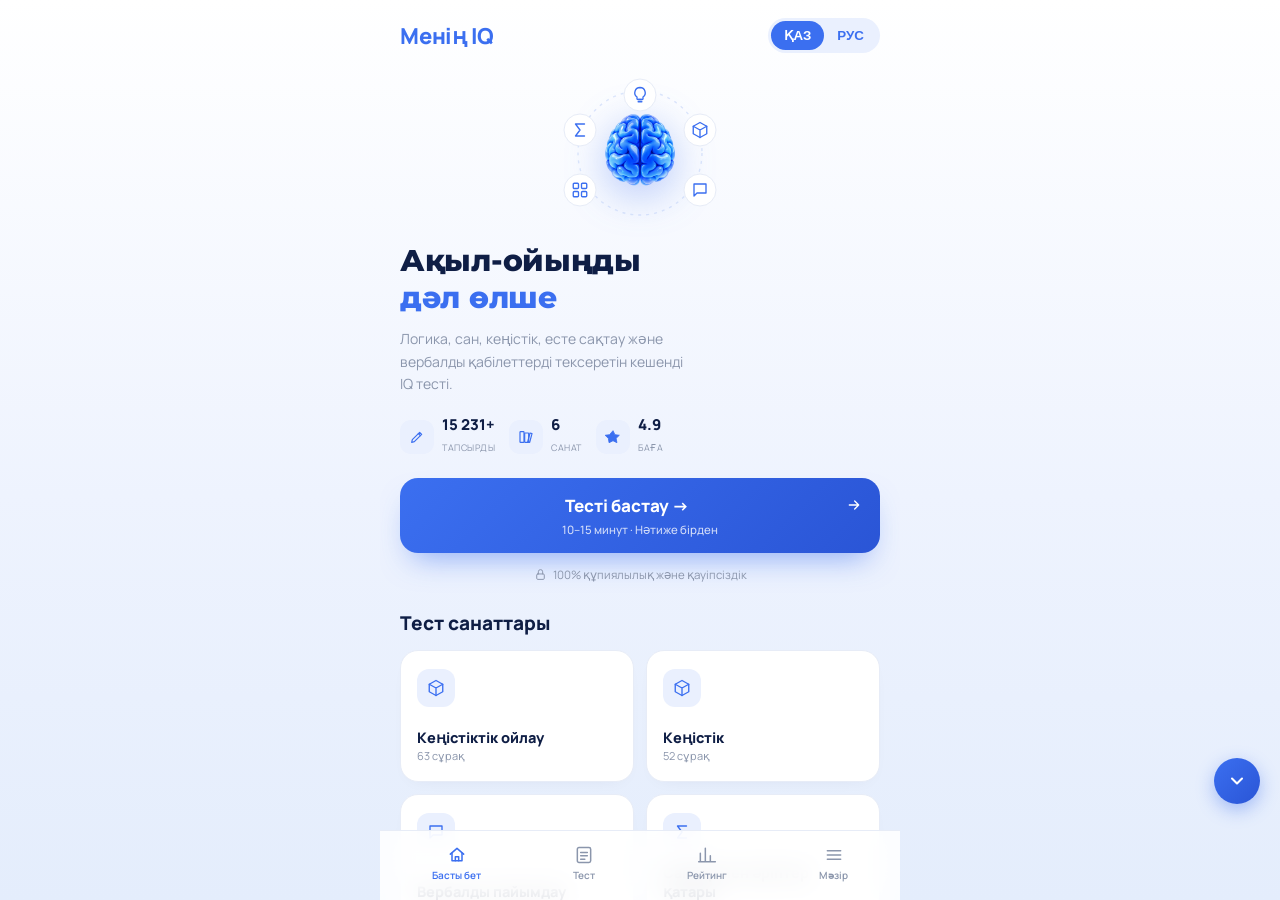
<file: index.html>
<!DOCTYPE html>
<html lang="kk">
<head>
<meta charset="UTF-8">
<meta name="viewport" content="width=device-width, initial-scale=1.0, maximum-scale=1.0, user-scalable=no">
<meta name="build-version" content="90">
<link rel="icon" type="image/png" href="/file_00000000c6e08246916d10538931b22a.png">
<link rel="apple-touch-icon" href="/file_00000000c6e08246916d10538931b22a.png">
<title>Менің IQ — тегін онлайн IQ тесті (айкью тест қазақша)</title>
<meta name="description" content="Менің IQ — қазақ тіліндегі тегін онлайн IQ тест / айкью тест. Логика, есте сақтау, кеңістіктік ойлау және вербалды қабілеттерді тексеріп, нәтижеңді бірден біл. IQ тест казахский, тест на айкью на казахском.">
<meta name="keywords" content="менің iq, iq тест, IQ тесті қазақша, ақыл тесті, онлайн тест, тегін iq тест, айкью тест, айкью тест казахский, тест на айкью, тест на айкью казахский, iq тест казахский, iq тест на казахском, узнать свой iq, определить айкью, ой қабілетін тексеру, ақыл-ой деңгейін тексеру, интеллект тесті, iq тест онлайн тегін, iq test kazakh, iq test online free">
<meta name="robots" content="index, follow">
<link rel="canonical" href="https://meniniq.online/">
<meta property="og:title" content="Менің IQ — тегін онлайн IQ тесті (айкью тест қазақша)">
<meta property="og:description" content="Логика, есте сақтау және ойлау қабілетіңізді тексеріп, IQ нәтижеңізді бірден біліңіз. Тегін IQ тест / айкью тест қазақ тілінде.">
<meta property="og:type" content="website">
<meta property="og:url" content="https://meniniq.online">
<meta property="og:locale" content="kk_KZ">
<meta property="og:locale:alternate" content="ru_RU">
<meta name="twitter:card" content="summary">
<meta name="twitter:title" content="Менің IQ — тегін онлайн IQ тесті">
<meta name="twitter:description" content="Логика, есте сақтау және ойлау қабілетіңізді тексеріп, IQ нәтижеңізді бірден біліңіз.">
<meta name="geo.region" content="KZ">
<meta name="geo.placename" content="Kazakhstan">
<meta name="language" content="Kazakh">
<script src="https://telegram.org/js/telegram-web-app.js"></script>
<link rel="preconnect" href="https://fonts.googleapis.com">
<link rel="preconnect" href="https://fonts.gstatic.com" crossorigin>
<link href="https://fonts.googleapis.com/css2?family=Manrope:wght@400;500;600;700;800;900&family=Montserrat:wght@700;800&family=IBM+Plex+Mono:wght@400;500;600&display=swap" rel="stylesheet">
<link rel="stylesheet" href="css/style.css?v=73">
</head>
<body>
<div class="device">

  <svg width="0" height="0" style="position:absolute">
    <defs>
      <g id="brainLine">
        <path d="M-22 -2c0-9 6-14 13-14 4 0 7 2 9 4 2-2 5-4 9-4 7 0 13 5 13 14 0 4-1 7-4 9 3 3 4 6 4 10 0 9-6 14-13 14-3 0-6-1-8-3-2 2-5 3-8 3-7 0-13-5-13-14 0-4 1-7 4-10-3-2-4-5-4-9Z" fill="none" stroke="currentColor" stroke-width="2.4" stroke-linejoin="round" stroke-linecap="round"/>
        <path d="M0 -17 L0 30 M-13 -8c3 1.5 3 5 0 7.5 M13 -8c-3 1.5-3 5 0 7.5 M-14 4c3 0 4.5 2.5 4.5 5 M14 4c-3 0-4.5 2.5-4.5 5 M-12 15c2.5 1 2.5 4 0 5.5 M12 15c-2.5 1-2.5 4 0 5.5" stroke="currentColor" stroke-width="1.4" fill="none" stroke-linecap="round"/>
      </g>

      <!-- ===== Единый набор line-иконок (заменяет системные эмодзи) ===== -->
      <symbol id="ic-bulb" viewBox="0 0 24 24" fill="none" stroke="currentColor" stroke-width="1.8" stroke-linecap="round" stroke-linejoin="round">
        <path d="M12 2a7 7 0 0 0-4 12.7V17a1 1 0 0 0 1 1h6a1 1 0 0 0 1-1v-2.3A7 7 0 0 0 12 2Z"/>
        <path d="M9.5 21h5M10 18h4"/>
      </symbol>
      <symbol id="ic-cube" viewBox="0 0 24 24" fill="none" stroke="currentColor" stroke-width="1.8" stroke-linecap="round" stroke-linejoin="round">
        <path d="M12 2 3 7v10l9 5 9-5V7Z"/><path d="M3 7l9 5 9-5M12 12v10"/>
      </symbol>
      <symbol id="ic-sigma" viewBox="0 0 24 24" fill="none" stroke="currentColor" stroke-width="1.8" stroke-linecap="round" stroke-linejoin="round">
        <path d="M18 4H6l6 8-6 8h12"/>
      </symbol>
      <symbol id="ic-grid" viewBox="0 0 24 24" fill="none" stroke="currentColor" stroke-width="1.8" stroke-linecap="round" stroke-linejoin="round">
        <rect x="3" y="3" width="7" height="7" rx="1.4"/><rect x="14" y="3" width="7" height="7" rx="1.4"/>
        <rect x="3" y="14" width="7" height="7" rx="1.4"/><rect x="14" y="14" width="7" height="7" rx="1.4"/>
      </symbol>
      <symbol id="ic-chat" viewBox="0 0 24 24" fill="none" stroke="currentColor" stroke-width="1.8" stroke-linecap="round" stroke-linejoin="round">
        <path d="M4 4h16v12H8l-4 4Z"/>
      </symbol>
      <symbol id="ic-puzzle" viewBox="0 0 24 24" fill="none" stroke="currentColor" stroke-width="1.8" stroke-linecap="round" stroke-linejoin="round">
        <path d="M9 3h4v2.2a1.8 1.8 0 1 0 0 3.6V11h4a2 2 0 0 1 0 4h-2.2a1.8 1.8 0 1 0-3.6 0H9v-4H4.8a1.8 1.8 0 1 1 0-3.6H9Z"/>
      </symbol>
      <symbol id="ic-numbers" viewBox="0 0 24 24" fill="none" stroke="currentColor" stroke-width="1.8" stroke-linecap="round" stroke-linejoin="round">
        <rect x="4" y="2" width="16" height="20" rx="2.5"/>
        <path d="M7 6h10"/>
        <circle cx="7.5" cy="11" r="0.9" fill="currentColor" stroke="none"/><circle cx="12" cy="11" r="0.9" fill="currentColor" stroke="none"/><circle cx="16.5" cy="11" r="0.9" fill="currentColor" stroke="none"/>
        <circle cx="7.5" cy="14.5" r="0.9" fill="currentColor" stroke="none"/><circle cx="12" cy="14.5" r="0.9" fill="currentColor" stroke="none"/><circle cx="16.5" cy="14.5" r="0.9" fill="currentColor" stroke="none"/>
        <circle cx="7.5" cy="18" r="0.9" fill="currentColor" stroke="none"/><circle cx="12" cy="18" r="0.9" fill="currentColor" stroke="none"/><circle cx="16.5" cy="18" r="0.9" fill="currentColor" stroke="none"/>
      </symbol>
      <symbol id="ic-phone" viewBox="0 0 24 24" fill="none" stroke="currentColor" stroke-width="1.8" stroke-linecap="round" stroke-linejoin="round">
        <rect x="6" y="2" width="12" height="20" rx="2.5"/>
        <path d="M11 18.5h2"/>
      </symbol>
      <symbol id="ic-book" viewBox="0 0 24 24" fill="none" stroke="currentColor" stroke-width="1.8" stroke-linecap="round" stroke-linejoin="round">
        <path d="M4 5.5A2.5 2.5 0 0 1 6.5 3H12v18H6.5A2.5 2.5 0 0 0 4 23Z"/>
        <path d="M20 5.5A2.5 2.5 0 0 0 17.5 3H12v18h5.5a2.5 2.5 0 0 1 2.5 2Z"/>
      </symbol>
      <symbol id="ic-clapper" viewBox="0 0 24 24" fill="none" stroke="currentColor" stroke-width="1.8" stroke-linecap="round" stroke-linejoin="round">
        <path d="M3 9.5 4.3 4h16l-1.3 5.5Z"/><rect x="3" y="9.5" width="18" height="10.5" rx="1.5"/>
        <path d="M7 4l2 5.5M12 4l2 5.5M17 4l1.4 5.5"/>
      </symbol>
      <symbol id="ic-pencil" viewBox="0 0 24 24" fill="none" stroke="currentColor" stroke-width="1.8" stroke-linecap="round" stroke-linejoin="round">
        <path d="M4 20l1-4L16 5l3 3L8 19l-4 1Z"/><path d="M14 7l3 3"/>
      </symbol>
      <symbol id="ic-books" viewBox="0 0 24 24" fill="none" stroke="currentColor" stroke-width="1.8" stroke-linecap="round" stroke-linejoin="round">
        <rect x="3" y="4" width="6" height="16" rx="1"/><rect x="10" y="6" width="6" height="14" rx="1"/>
        <path d="M18 6l3 1-3.5 13-3-.8Z"/>
      </symbol>
      <symbol id="ic-arrow-left" viewBox="0 0 24 24" fill="none" stroke="currentColor" stroke-width="2" stroke-linecap="round" stroke-linejoin="round">
        <path d="M19 12H5M11 18l-6-6 6-6"/>
      </symbol>
      <symbol id="ic-filter" viewBox="0 0 24 24" fill="none" stroke="currentColor" stroke-width="2" stroke-linecap="round" stroke-linejoin="round">
        <path d="M4 6h16M7 12h10M10 18h4"/>
      </symbol>
      <symbol id="ic-globe" viewBox="0 0 24 24" fill="none" stroke="currentColor" stroke-width="2" stroke-linecap="round" stroke-linejoin="round">
        <circle cx="12" cy="12" r="9"/>
        <path d="M3 12h18M12 3c2.5 2.7 4 6 4 9s-1.5 6.3-4 9c-2.5-2.7-4-6-4-9s1.5-6.3 4-9z"/>
      </symbol>
      <symbol id="ic-chevron-down" viewBox="0 0 24 24" fill="none" stroke="currentColor" stroke-width="2.5" stroke-linecap="round" stroke-linejoin="round">
        <path d="M6 9l6 6 6-6"/>
      </symbol>
      <symbol id="ic-chevron-right" viewBox="0 0 24 24" fill="none" stroke="currentColor" stroke-width="2.5" stroke-linecap="round" stroke-linejoin="round">
        <path d="M9 6l6 6-6 6"/>
      </symbol>
      <symbol id="ic-moon" viewBox="0 0 24 24" fill="currentColor" stroke="none">
        <path d="M20.5 14.5A8.5 8.5 0 1 1 9.5 3.5a7 7 0 0 0 11 11z"/>
      </symbol>
      <symbol id="ic-shield" viewBox="0 0 24 24" fill="none" stroke="currentColor" stroke-width="2" stroke-linecap="round" stroke-linejoin="round">
        <path d="M12 2l8 4v6c0 5-3.5 8.5-8 10-4.5-1.5-8-5-8-10V6z"/>
      </symbol>
      <symbol id="ic-info" viewBox="0 0 24 24" fill="none" stroke="currentColor" stroke-width="2" stroke-linecap="round" stroke-linejoin="round">
        <circle cx="12" cy="12" r="9"/>
        <path d="M12 11v6M12 7.5v.01"/>
      </symbol>
      <symbol id="ic-logout" viewBox="0 0 24 24" fill="none" stroke="currentColor" stroke-width="2" stroke-linecap="round" stroke-linejoin="round">
        <path d="M9 21H5a2 2 0 0 1-2-2V5a2 2 0 0 1 2-2h4M16 17l5-5-5-5M21 12H9"/>
      </symbol>


      <symbol id="ic-star" viewBox="0 0 24 24" fill="currentColor" stroke="currentColor" stroke-width="1.2" stroke-linejoin="round">
        <path d="M12 2.5l2.9 6 6.6.9-4.8 4.6 1.2 6.5L12 17.6l-5.9 3-1.1-6.6-4.8-4.6 6.6-.9Z"/>
      </symbol>
      <symbol id="ic-lock" viewBox="0 0 24 24" fill="none" stroke="currentColor" stroke-width="1.8" stroke-linecap="round" stroke-linejoin="round">
        <rect x="5" y="11" width="14" height="10" rx="2"/><path d="M8 11V7a4 4 0 0 1 8 0v4"/>
      </symbol>
      <symbol id="ic-check" viewBox="0 0 24 24" fill="none" stroke="currentColor" stroke-width="2.2" stroke-linecap="round" stroke-linejoin="round">
        <path d="M4 12.5l5 5L20 6"/>
      </symbol>
      <symbol id="ic-share" viewBox="0 0 24 24" fill="none" stroke="currentColor" stroke-width="1.8" stroke-linecap="round" stroke-linejoin="round">
        <path d="M4 12v7a2 2 0 0 0 2 2h12a2 2 0 0 0 2-2v-7M16 6l-4-4-4 4M12 2v14"/>
      </symbol>
      <symbol id="ic-trophy" viewBox="0 0 24 24" fill="none" stroke="currentColor" stroke-width="1.8" stroke-linecap="round" stroke-linejoin="round">
        <path d="M7 4h10v5a5 5 0 0 1-10 0Z"/><path d="M7 5H4a3 3 0 0 0 3 5M17 5h3a3 3 0 0 1-3 5"/>
        <path d="M12 14v3M9 21h6M10 17h4v4h-4Z"/>
      </symbol>
      <symbol id="ic-crown" viewBox="0 0 24 24" fill="currentColor" stroke="none">
        <path d="M3 8l3.5 3L12 5l5.5 6L21 8l-2 10H5Z"/>
      </symbol>
      <symbol id="ic-user" viewBox="0 0 24 24" fill="none" stroke="currentColor" stroke-width="1.8" stroke-linecap="round" stroke-linejoin="round">
        <circle cx="12" cy="8" r="3.5"/><path d="M5 20a7 7 0 0 1 14 0"/>
      </symbol>
      <symbol id="ic-bell" viewBox="0 0 24 24" fill="none" stroke="currentColor" stroke-width="1.8" stroke-linecap="round" stroke-linejoin="round">
        <path d="M6 9a6 6 0 0 1 12 0v5l2 3H4l2-3Z"/><path d="M10 20a2 2 0 0 0 4 0"/>
      </symbol>
      <symbol id="ic-arrow" viewBox="0 0 24 24" fill="none" stroke="currentColor" stroke-width="2" stroke-linecap="round" stroke-linejoin="round">
        <path d="M5 12h14M13 6l6 6-6 6"/>
      </symbol>
      <symbol id="ic-clock" viewBox="0 0 24 24" fill="none" stroke="currentColor" stroke-width="1.8" stroke-linecap="round" stroke-linejoin="round">
        <circle cx="12" cy="12" r="9"/><path d="M12 7v5l3.5 2"/>
      </symbol>
      <symbol id="ic-megaphone" viewBox="0 0 24 24" fill="none" stroke="currentColor" stroke-width="1.8" stroke-linecap="round" stroke-linejoin="round">
        <path d="M3 10v4h3l6 4V6L6 10Z"/><path d="M16 9a4 4 0 0 1 0 6M19 6a8 8 0 0 1 0 12"/>
      </symbol>
      <symbol id="ic-home" viewBox="0 0 24 24" fill="none" stroke="currentColor" stroke-width="1.8" stroke-linecap="round" stroke-linejoin="round">
        <path d="M4 11 12 4l8 7"/><path d="M6 10v9h12v-9"/><path d="M10 19v-5h4v5"/>
      </symbol>
      <symbol id="ic-doc" viewBox="0 0 24 24" fill="none" stroke="currentColor" stroke-width="1.8" stroke-linecap="round" stroke-linejoin="round">
        <rect x="4" y="3" width="16" height="18" rx="2"/><path d="M8 9h8M8 13h8M8 17h5"/>
      </symbol>
      <symbol id="ic-chart" viewBox="0 0 24 24" fill="none" stroke="currentColor" stroke-width="1.8" stroke-linecap="round" stroke-linejoin="round">
        <path d="M4 20V10M10 20V4M16 20v-7M22 20H2"/>
      </symbol>
      <symbol id="ic-menu" viewBox="0 0 24 24" fill="none" stroke="currentColor" stroke-width="1.8" stroke-linecap="round" stroke-linejoin="round">
        <path d="M4 7h16M4 12h16M4 17h16"/>
      </symbol>
    </defs>
  </svg>

  <!-- ============ SCREEN 1 — HOME ============ -->
  <section class="screen active" id="screen-start">
    <div class="topbar">
      <div class="logo">
        <div class="logo-brand-text">Менің IQ</div>
      </div>
      <div class="topbar-right">
        <div class="lang-toggle">
          <button class="on" data-lang="kk">ҚАЗ</button>
          <button data-lang="ru">РУС</button>
        </div>
      </div>
    </div>

    <div class="scroll-area">
      <div class="hero-illust">
        <svg width="180" height="150" viewBox="0 0 180 150" class="hero-ring">
          <circle cx="90" cy="78" r="62" fill="none" stroke="#DCE6FB" stroke-width="1.4" stroke-dasharray="3 5"/>
        </svg>
        <img src="assets/file_000000006ba8824682db3943a8490919.png" alt="brain" class="hero-brain-img">
        <svg width="180" height="150" viewBox="0 0 180 150" class="hero-orbit-svg">
          <circle cx="90" cy="20" r="16" fill="#fff" stroke="#E7ECF7"/><g color="#3B6FF0" transform="translate(81,11)"><use href="#ic-bulb" width="18" height="18"/></g>
          <circle cx="150" cy="55" r="16" fill="#fff" stroke="#E7ECF7"/><g color="#3B6FF0" transform="translate(141,46)"><use href="#ic-cube" width="18" height="18"/></g>
          <circle cx="150" cy="115" r="16" fill="#fff" stroke="#E7ECF7"/><g color="#3B6FF0" transform="translate(141,106)"><use href="#ic-chat" width="18" height="18"/></g>
          <circle cx="30" cy="55" r="16" fill="#fff" stroke="#E7ECF7"/><g color="#3B6FF0" transform="translate(21,46)"><use href="#ic-sigma" width="18" height="18"/></g>
          <circle cx="30" cy="115" r="16" fill="#fff" stroke="#E7ECF7"/><g color="#3B6FF0" transform="translate(21,106)"><use href="#ic-grid" width="18" height="18"/></g>
        </svg>
      </div>

      <h1 class="display" data-i18n="hero_title">Ақыл-ойыңды<br><span class="accent">дәл өлше</span></h1>
      <p class="lede" data-i18n="hero_lede">Логика, сан, кеңістік, есте сақтау және вербалды қабілеттерді тексеретін кешенді IQ тесті.</p>

      <div class="stat-row">
        <div class="stat"><span class="ic"><svg width="16" height="16"><use href="#ic-pencil"/></svg></span><span><span class="num">15 231+</span><span class="lbl" data-i18n="stat_passed">Тапсырды</span></span></div>
        <div class="stat"><span class="ic"><svg width="16" height="16"><use href="#ic-books"/></svg></span><span><span class="num">6</span><span class="lbl" data-i18n="stat_cats">Санат</span></span></div>
        <div class="stat"><span class="ic"><svg width="16" height="16"><use href="#ic-star"/></svg></span><span><span class="num">4.9</span><span class="lbl" data-i18n="stat_rating">Баға</span></span></div>
      </div>

      <button class="btn-primary btn-hero" id="btnStartMain">
      <div class="btn-hero-row">
        <span class="btn-hero-text" data-i18n="btn_start">Тестілеуді бастау</span>
        <svg width="16" height="16"><use href="#ic-arrow"/></svg>
      </div>
      <span class="btn-hero-sub" data-i18n="btn_start_sub">10–15 минут · Нәтиже бірден</span>
    </button>
    <div class="trust-line"><svg width="13" height="13"><use href="#ic-lock"/></svg><span data-i18n="trust_line">100% құпиялылық және қауіпсіздік</span></div>

    <div class="section-label" data-i18n="cats_label">Санаттар</div>
      <div class="cat-grid" id="catGrid"></div>

      <div class="dark-block">
        <img src="assets/file_00000000e2bc8246884be74dcd180ca9.png" alt="" class="trophy-img">
        <h3 data-i18n="dark_title">Нәтижеңді біл — <span>достарыңмен жарыс!</span></h3>
        <p data-i18n="dark_sub">Нәтижеңді лидерлер рейтингінде көріп, достарыңды шақырып, кімнің ақылы мықты екенін дәлелде.</p>
        <div class="podium" id="homePodium"></div>
        <button class="btn-white" id="btnLeaderboard"><span data-i18n="btn_leaderboard">Рейтингті қарау</span><svg width="14" height="14"><use href="#ic-arrow"/></svg></button>
      </div>
      <div class="bottom-spacer"></div>
    </div>

    <div class="bottom-nav">
      <button class="nav-item active" id="navHome"><svg width="20" height="20"><use href="#ic-home"/></svg><span data-i18n="nav_home">Басты бет</span></button>
      <button class="nav-item" id="navTest"><svg width="20" height="20"><use href="#ic-doc"/></svg><span data-i18n="nav_test">Тест</span></button>
      <button class="nav-item" id="navRating"><svg width="20" height="20"><use href="#ic-chart"/></svg><span data-i18n="nav_rating">Рейтинг</span></button>
      <button class="nav-item" id="navMenu"><svg width="20" height="20"><use href="#ic-menu"/></svg><span data-i18n="nav_menu">Мәзір</span></button>
    </div>
  </section>

  <!-- ============ SCREEN — RATING ============ -->
  <section class="screen rating-screen" id="screen-rating">
    <div class="scroll-area rating-scroll-area">
    <div class="rating-topbar">
      <button class="rating-back" id="ratingBack"><svg width="20" height="20"><use href="#ic-arrow-left"/></svg></button>
      <div class="rating-title" data-i18n="rating_title">Рейтинг</div>
      <div style="width:36px"></div>
    </div>

    <div class="rating-tabs">
      <button class="rating-tab active" data-scope="overall" data-i18n="rating_overall">Жалпы рейтинг</button>
      <button class="rating-tab" data-scope="weekly" data-i18n="rating_weekly">Апталық</button>
      <button class="rating-tab" data-scope="friends" data-i18n="rating_friends">Достарым</button>
    </div>

    <div class="podium-section">
      <div class="podium-bg">
        <svg width="18" height="18" class="pb-icon pb-1" viewBox="0 0 24 24"><use href="#ic-star"/></svg>
        <svg width="15" height="15" class="pb-icon pb-2" viewBox="0 0 24 24"><use href="#ic-cube"/></svg>
        <svg width="13" height="13" class="pb-icon pb-3" viewBox="0 0 24 24"><use href="#ic-star"/></svg>
        <svg width="16" height="16" class="pb-icon pb-4" viewBox="0 0 24 24"><use href="#ic-cube"/></svg>
        <svg width="11" height="11" class="pb-icon pb-5" viewBox="0 0 24 24"><use href="#ic-star"/></svg>
        <svg width="15" height="15" class="pb-icon pb-6" viewBox="0 0 24 24"><use href="#ic-cube"/></svg>
        <svg width="12" height="12" class="pb-icon pb-7" viewBox="0 0 24 24"><use href="#ic-star"/></svg>
        <svg width="17" height="17" class="pb-icon pb-8" viewBox="0 0 24 24"><use href="#ic-cube"/></svg>
        <svg width="10" height="10" class="pb-icon pb-9" viewBox="0 0 24 24"><use href="#ic-star"/></svg>
        <svg width="14" height="14" class="pb-icon pb-10" viewBox="0 0 24 24"><use href="#ic-cube"/></svg>
      </div>
      <div class="podium-wrap" id="ratingPodium"></div>
    </div>

    <div class="rating-filter-bar">
      <div class="rf-left"><svg width="15" height="15"><use href="#ic-filter"/></svg><span data-i18n="rating_filter">Фильтр</span></div>
      <div class="rf-right"><svg width="15" height="15"><use href="#ic-globe"/></svg><span data-i18n="rating_country">Ел бойынша</span><svg width="12" height="12"><use href="#ic-chevron-down"/></svg></div>
    </div>
    <div class="rating-list-card">
      <div class="rating-list" id="ratingList"></div>
    </div>

    <div class="rating-you" id="ratingYou" style="display:none;"></div>

    <div class="rating-empty" id="ratingEmpty" style="display:none;" data-i18n="rating_empty">Бұл санатта нәтижелер әлі жоқ</div>
    </div>

    <div class="bottom-nav">
      <button class="nav-item" id="navHomeRating"><svg width="20" height="20"><use href="#ic-home"/></svg><span data-i18n="nav_home">Басты бет</span></button>
      <button class="nav-item" id="navTestRating"><svg width="20" height="20"><use href="#ic-doc"/></svg><span data-i18n="nav_test">Тест</span></button>
      <button class="nav-item active" id="navRatingRating"><svg width="20" height="20"><use href="#ic-chart"/></svg><span data-i18n="nav_rating">Рейтинг</span></button>
      <button class="nav-item" id="navMenuRating"><svg width="20" height="20"><use href="#ic-menu"/></svg><span data-i18n="nav_menu">Мәзір</span></button>
    </div>
  </section>

  <!-- ============ SCREEN — TEST CATEGORIES ============ -->
  <section class="screen menu-screen" id="screen-test-list">
    <div class="scroll-area menu-scroll-area">
    <div class="rating-topbar">
      <button class="rating-back" id="testListBack"><svg width="20" height="20"><use href="#ic-arrow-left"/></svg></button>
      <div class="rating-title" data-i18n="test_list_title">Тест таңдау</div>
      <div style="width:36px"></div>
    </div>

    <button class="btn-primary btn-hero" id="btnStartFullTest" style="margin-bottom:22px;">
      <div class="btn-hero-row">
        <span class="btn-hero-text" data-i18n="btn_start">Толық тесті бастау</span>
        <svg width="16" height="16"><use href="#ic-arrow"/></svg>
      </div>
      <span class="btn-hero-sub" data-i18n="full_test_sub">30 сұрақ · барлық санаттардан</span>
    </button>

    <div class="section-label" data-i18n="cats_label">Немесе жеке санат таңда</div>
    <div class="cat-grid" id="testListGrid"></div>
    </div>

    <div class="bottom-nav">
      <button class="nav-item" id="navHomeTestList"><svg width="20" height="20"><use href="#ic-home"/></svg><span data-i18n="nav_home">Басты бет</span></button>
      <button class="nav-item active" id="navTestTestList"><svg width="20" height="20"><use href="#ic-doc"/></svg><span data-i18n="nav_test">Тест</span></button>
      <button class="nav-item" id="navRatingTestList"><svg width="20" height="20"><use href="#ic-chart"/></svg><span data-i18n="nav_rating">Рейтинг</span></button>
      <button class="nav-item" id="navMenuTestList"><svg width="20" height="20"><use href="#ic-menu"/></svg><span data-i18n="nav_menu">Мәзір</span></button>
    </div>
  </section>

  <!-- ============ SCREEN 1.5 — AGE GATE ============ -->
  <section class="screen age-screen" id="screen-age">
    <div class="q-topbar">
      <div class="q-back" id="btnAgeBack">←</div>
      <div class="q-progress-text" data-i18n="age_step">Дайындық</div>
      <div style="width:36px"></div>
    </div>
    <div class="age-body">
      <div class="age-icon"><svg width="28" height="28"><use href="#ic-user"/></svg></div>
      <h2 class="age-title" data-i18n="age_title">Жасыңыз нешеде?</h2>
      <p class="age-sub" data-i18n="age_sub">Нәтижені дәлірек есептеу үшін қажет</p>
      <div class="age-grid">
        <button class="age-opt" data-age="under18">до 18</button>
        <button class="age-opt" data-age="18-24">18–24</button>
        <button class="age-opt" data-age="25-34">25–34</button>
        <button class="age-opt" data-age="35-44">35–44</button>
        <button class="age-opt" data-age="45plus">45+</button>
      </div>
    </div>
  </section>

  <!-- ============ SCREEN 2 — QUESTION ============ -->
  <section class="screen" id="screen-question">
    <div class="q-topbar">
      <div class="q-back" id="btnBack">←</div>
      <div class="q-progress-text"><span data-i18n="q_label">СҰРАҚ</span> <b id="qCurrent">01</b> / <span id="qTotal">10</span></div>
      <div class="timer"><svg width="14" height="14" style="margin-right:2px"><use href="#ic-clock"/></svg> <span id="qTimer">00:20</span></div>
    </div>
    <div class="progress-track"><div class="progress-fill" id="qProgressFill"></div></div>

    <div class="q-body" id="qBody">
      <div class="q-card">
        <span class="q-tag" id="qTag">—</span>
        <div class="q-text" id="qText">—</div>
        <div class="q-visual" id="qVisual"></div>
      </div>
      <div class="options" id="qOptions"></div>
    </div>

    <div class="memorize-overlay" id="memorizeOverlay" style="display:none;">
      <div class="memorize-label" data-i18n="memorize_label">Есте сақтаңыз</div>
      <div class="memorize-content" id="memorizeContent">—</div>
      <div class="memorize-countdown" id="memorizeCountdown">5</div>
      <div class="memorize-hint" data-i18n="memorize_hint">Дайын болыңыз, бірнеше секундтан кейін жасырылады</div>
    </div>
  </section>

  <!-- ============ SCREEN 3 — GATE ============ -->
  <section class="screen analyzing-screen" id="screen-analyzing">
    <div class="analyze-dial-wrap dial-wrap">
      <svg width="220" height="220" viewBox="0 0 230 230">
        <circle class="dial-track" cx="115" cy="115" r="80"/>
        <circle class="dial-fill" id="analyzeDial" cx="115" cy="115" r="80" stroke-dasharray="502" stroke-dashoffset="502"/>
      </svg>
      <div class="dial-center"><span class="score" id="analyzePct">0%</span></div>
    </div>
    <div class="analyze-title" id="analyzeTitle">Анализируем ваши ответы…</div>
    <div class="analyze-subtitle" id="analyzeSubtitle">Ваш результат сравнивается с другими участниками…</div>

    <div class="analyze-steps">
      <div class="analyze-step" id="astep1">
        <div class="step-icon"><div class="spinner"></div><svg class="step-check" width="16" height="16"><use href="#ic-check"/></svg></div>
        <div class="step-body"><div class="step-name" id="astep1Name">Жауаптар тексерілуде</div><div class="step-status" id="astep1Status">Тексерілуде…</div></div>
      </div>
      <div class="analyze-step" id="astep2">
        <div class="step-icon"><div class="spinner"></div><svg class="step-check" width="16" height="16"><use href="#ic-check"/></svg></div>
        <div class="step-body"><div class="step-name" id="astep2Name">Үлгі рейтингі</div><div class="step-status" id="astep2Status">Талдауда…</div></div>
      </div>
      <div class="analyze-step" id="astep3">
        <div class="step-icon"><div class="spinner"></div><svg class="step-check" width="16" height="16"><use href="#ic-check"/></svg></div>
        <div class="step-body"><div class="step-name" id="astep3Name">IQ бағасы</div><div class="step-status" id="astep3Status">Есептелуде…</div></div>
      </div>
    </div>
    <div class="analyze-footer" id="analyzeFooter">Нәтижеңізді дайындап жатырмыз. Бұл бірнеше секунд уақыт алады.</div>
  </section>

  <section class="screen gate-screen" id="screen-gate">
    <div class="gate-hero">
      <div class="gate-badge">
        <svg width="42" height="42" viewBox="0 0 24 24"><use href="#ic-lock"/></svg>
      </div>
      <div class="gate-brand">🧠 Менің IQ</div>
      <div class="gate-title" data-i18n="gate_title">Нәтиже дайын!<br>Оны алу үшін төмендегі каналға тіркеліңіз</div>
      <p class="gate-sub" data-i18n="gate_sub">Серіктес арналарға жазылып, нәтижеңді бірден көр</p>
    </div>

    <div class="gate-card" id="gateChannels"></div>

    <div class="gate-hint"><svg width="15" height="15" style="flex-shrink:0;margin-top:1px"><use href="#ic-bulb"/></svg><span data-i18n="gate_hint">Жазылғаннан кейін «Тексеру» батырмасын бас — нәтиже бірден ашылады</span></div>
    <div class="btn-row" style="margin-top:18px;"><button class="btn-primary" id="btnCheckSub"><svg width="16" height="16"><use href="#ic-check"/></svg><span data-i18n="btn_check">Тексеру</span></button></div>
    <div class="gate-error" id="gateError" style="display:none;"></div>
  </section>

  <!-- ============ SCREEN 4 — RESULT ============ -->
  <section class="screen result-screen" id="screen-result">
    <div class="scroll-area result-scroll-area">
    <div class="result-eyebrow" id="resultCategory">🧠 Сіздің IQ нәтижеңіз</div>
    <div class="dial-wrap">
      <svg width="220" height="220" viewBox="0 0 230 230">
        <defs><linearGradient id="gradResult" x1="0%" y1="0%" x2="100%" y2="100%"><stop offset="0%" stop-color="#3B6FF0"/><stop offset="100%" stop-color="#7FA8FF"/></linearGradient></defs>
        <circle class="dial-track" cx="115" cy="115" r="80"/>
        <circle class="dial-fill" id="resultDial" cx="115" cy="115" r="80"/>
      </svg>
      <div class="dial-center"><span class="score" id="resultScore">—</span><span class="score-label" data-i18n="score_label">IQ ұпайы</span></div>
    </div>
    <div class="badge-pill" id="resultBadge"><svg width="14" height="14"><use href="#ic-trophy"/></svg> <span id="resultBadgeText">—</span></div>
    <div class="ci-text" id="ciText">—</div>
    <div class="percentile-sentence" id="percentileSentence">—</div>
    <div class="bell-curve-card">
      <div class="bell-curve-title" data-i18n="bell_title">Басқа қатысушылармен салыстыру</div>
      <svg class="bell-curve-svg" id="bellCurveSvg" viewBox="0 0 320 140" xmlns="http://www.w3.org/2000/svg">
        <path id="bellCurvePath" d="" fill="none" stroke="#3B6FF0" stroke-width="2"/>
        <path id="bellCurveFill" d="" fill="#3B6FF0" opacity="0.08"/>
        <line x1="160" y1="10" x2="160" y2="115" stroke="#CBD5E1" stroke-width="1" stroke-dasharray="3,3"/>
        <text x="160" y="128" text-anchor="middle" font-size="10" fill="#8B96AC" font-family="IBM Plex Mono, monospace">100</text>
        <circle id="bellCurveDot" cx="160" cy="60" r="5" fill="#3B6FF0"/>
        <line id="bellCurveDotLine" x1="160" y1="65" x2="160" y2="115" stroke="#3B6FF0" stroke-width="1.5"/>
        <text id="bellCurveDotLabel" x="160" y="128" text-anchor="middle" font-size="10" font-weight="700" fill="#3B6FF0" font-family="IBM Plex Mono, monospace">132</text>
      </svg>
      <div class="bell-curve-percentile" id="bellPercentileText">—</div>
      <div class="bell-curve-note" id="bellCurveNote" data-i18n="bell_note">Салыстыру Менің IQ қолданбасының пайдаланушылар базасы бойынша жасалды, ұлттық норма емес.</div>
    </div>

    <div class="iq-explain-card">
      <div class="iq-explain-title" id="iqExplainTitle">132 IQ нені білдіреді?</div>
      <div class="iq-explain-text" id="iqExplainText">—</div>
    </div>

    <button class="btn-primary btn-again-full" id="btnAgain" data-i18n="btn_again">Тағы тест тапсыру</button>

    <div class="result-divider"></div>

    <div class="domain-bars-wrap" id="domainBars"></div>

    <div class="rank-line" id="rankLine" style="display:none;">
      🏆 <span data-i18n="rank_label">Рейтингтегі орныңыз:</span> <b id="rankValue">—</b>
    </div>

    <div class="btn-row">
      <button class="btn-primary" id="btnViewRating"><svg width="16" height="16"><use href="#ic-trophy"/></svg><span data-i18n="btn_view_rating">Рейтингті көру</span></button>
      <button class="btn-ghost" id="btnShare"><svg width="16" height="16"><use href="#ic-share"/></svg><span data-i18n="btn_share_friends">Достармен бөлісу</span></button>
    </div>
    
    </div>
  </section>

  <!-- ============ SCREEN — MENU ============ -->
  <section class="screen menu-screen" id="screen-menu">
    <div class="scroll-area menu-scroll-area">
    <div class="menu-profile-card" id="menuProfileCard" style="cursor:pointer;">
      <div class="menu-avatar"><svg width="26" height="26"><use href="#ic-user"/></svg></div>
      <div class="menu-profile-info">
        <div class="menu-name" id="menuName">Аноним</div>
        <div class="menu-iq-row">
          <span class="menu-iq-badge" id="menuIqBadge">IQ —</span>
          <span class="menu-points"><svg width="13" height="13"><use href="#ic-star"/></svg><span id="menuPoints">0</span></span>
        </div>
      </div>
      <svg width="18" height="18" class="menu-chevron"><use href="#ic-chevron-right"/></svg>
    </div>

    <div class="menu-premium-banner">
      <div class="mp-icon">💎</div>
      <div class="mp-text">
        <div class="mp-title" data-i18n="menu_premium_title">Премиум нұсқа</div>
        <div class="mp-sub" data-i18n="menu_premium_sub">Барлық мүмкіндіктерге қол жеткізіңіз</div>
      </div>
      <button class="mp-btn" data-i18n="menu_premium_btn">👑 Жаңарту</button>
    </div>

    <div class="menu-section-label" data-i18n="menu_general">Жалпы</div>
    <div class="menu-list-card">
      <button class="menu-row" id="menuProfileRow"><span class="mr-icon"><svg width="17" height="17"><use href="#ic-user"/></svg></span><span class="mr-label" data-i18n="menu_profile">Профиль</span><svg width="16" height="16" class="mr-chevron"><use href="#ic-chevron-right"/></svg></button>
      <button class="menu-row" id="menuStatsRow"><span class="mr-icon"><svg width="17" height="17"><use href="#ic-chart"/></svg></span><span class="mr-label" data-i18n="menu_stats">Статистика</span><svg width="16" height="16" class="mr-chevron"><use href="#ic-chevron-right"/></svg></button>
    </div>

    <div class="menu-section-label" data-i18n="menu_settings">Параметрлер</div>
    <div class="menu-list-card">
      <div class="menu-row menu-row-toggle">
        <span class="mr-icon"><svg width="17" height="17"><use href="#ic-bell"/></svg></span>
        <span class="mr-label" data-i18n="menu_notifications">Хабарландырулар</span>
        <label class="mr-switch"><input type="checkbox" id="menuNotifToggle" checked><span class="mr-slider"></span></label>
      </div>
      <button class="menu-row" id="menuLangRow"><span class="mr-icon"><svg width="17" height="17"><use href="#ic-globe"/></svg></span><span class="mr-label" data-i18n="menu_lang">Тіл</span><span class="mr-value" id="menuLangValue">Қазақша</span><svg width="16" height="16" class="mr-chevron"><use href="#ic-chevron-right"/></svg></button>
      <div class="menu-row menu-row-toggle">
        <span class="mr-icon"><svg width="17" height="17"><use href="#ic-moon"/></svg></span>
        <span class="mr-label" data-i18n="menu_dark">Қараңғы режим</span>
        <label class="mr-switch"><input type="checkbox" id="menuDarkToggle"><span class="mr-slider"></span></label>
      </div>
      <button class="menu-row" id="menuPrivacyRow"><span class="mr-icon"><svg width="17" height="17"><use href="#ic-shield"/></svg></span><span class="mr-label" data-i18n="menu_privacy">Құпиялылық</span><svg width="16" height="16" class="mr-chevron"><use href="#ic-chevron-right"/></svg></button>
      <button class="menu-row" id="menuAboutRow"><span class="mr-icon"><svg width="17" height="17"><use href="#ic-info"/></svg></span><span class="mr-label" data-i18n="menu_about">Қосымша туралы</span><svg width="16" height="16" class="mr-chevron"><use href="#ic-chevron-right"/></svg></button>
    </div>

    <button class="menu-logout" id="menuLogoutBtn"><svg width="17" height="17"><use href="#ic-logout"/></svg><span data-i18n="menu_logout">Шығу</span></button>
    </div>

    <div class="bottom-nav">
      <button class="nav-item" id="navHomeMenu"><svg width="20" height="20"><use href="#ic-home"/></svg><span data-i18n="nav_home">Басты бет</span></button>
      <button class="nav-item" id="navTestMenu"><svg width="20" height="20"><use href="#ic-doc"/></svg><span data-i18n="nav_test">Тест</span></button>
      <button class="nav-item" id="navRatingMenu"><svg width="20" height="20"><use href="#ic-chart"/></svg><span data-i18n="nav_rating">Рейтинг</span></button>
      <button class="nav-item active" id="navMenuMenu"><svg width="20" height="20"><use href="#ic-menu"/></svg><span data-i18n="nav_menu">Мәзір</span></button>
    </div>
  </section>

  <section class="screen profile-screen" id="screen-profile">
    <div class="scroll-area profile-scroll-area">
    <div class="rating-topbar">
      <button class="rating-back" id="profileBack"><svg width="20" height="20"><use href="#ic-arrow-left"/></svg></button>
      <div class="rating-title" data-i18n="menu_profile">Профиль</div>
      <div style="width:36px"></div>
    </div>

    <div class="profile-hero">
      <div class="profile-hero-avatar"><svg width="34" height="34"><use href="#ic-user"/></svg></div>
      <div class="profile-hero-name" id="profileName">—</div>
      <div class="profile-hero-username" id="profileUsername"></div>
    </div>

    <div class="profile-stats-grid">
      <div class="profile-stat-card">
        <div class="profile-stat-value" id="profileBestIq">—</div>
        <div class="profile-stat-label">Ең жоғары IQ</div>
      </div>
      <div class="profile-stat-card">
        <div class="profile-stat-value" id="profileTestCount">0</div>
        <div class="profile-stat-label">Тапсырылған тест</div>
      </div>
      <div class="profile-stat-card">
        <div class="profile-stat-value" id="profilePoints">0</div>
        <div class="profile-stat-label">Ұпай</div>
      </div>
      <div class="profile-stat-card">
        <div class="profile-stat-value" id="profileRank">—</div>
        <div class="profile-stat-label">Рейтингте орын</div>
      </div>
    </div>

    <div class="menu-section-label">Тарих</div>
    <div class="profile-history-card" id="profileHistoryCard">
      <div class="profile-history-empty" id="profileHistoryEmpty">Әзірге тест тапсырылмаған</div>
      <div id="profileHistoryList"></div>
    </div>
    </div>

    <div class="bottom-nav">
      <button class="nav-item" id="navHomeProfile"><svg width="20" height="20"><use href="#ic-home"/></svg><span data-i18n="nav_home">Басты бет</span></button>
      <button class="nav-item" id="navTestProfile"><svg width="20" height="20"><use href="#ic-doc"/></svg><span data-i18n="nav_test">Тест</span></button>
      <button class="nav-item" id="navRatingProfile"><svg width="20" height="20"><use href="#ic-chart"/></svg><span data-i18n="nav_rating">Рейтинг</span></button>
      <button class="nav-item active" id="navMenuProfile"><svg width="20" height="20"><use href="#ic-menu"/></svg><span data-i18n="nav_menu">Мәзір</span></button>
    </div>
  </section>

  <section class="screen stats-screen" id="screen-stats">
    <div class="scroll-area stats-scroll-area">
    <div class="rating-topbar">
      <button class="rating-back" id="statsBack"><svg width="20" height="20"><use href="#ic-arrow-left"/></svg></button>
      <div class="rating-title" data-i18n="menu_stats">Статистика</div>
      <div style="width:36px"></div>
    </div>

    <div class="stats-summary-grid" id="statsSummaryGrid"></div>

    <div class="stats-card">
      <div class="stats-card-title">IQ прогресі</div>
      <div id="statsProgressEmpty" class="profile-history-empty" style="display:none;">Әзірге деректер жоқ</div>
      <svg id="statsProgressChart" width="100%" height="200" viewBox="0 0 340 200" preserveAspectRatio="none"></svg>
      <div id="statsMinAvgMax" class="stats-minmax-row"></div>
    </div>

    <div class="stats-card">
      <div class="stats-card-title">Санаттар бойынша (соңғы тест)</div>
      <div id="statsCategoryEmpty" class="profile-history-empty" style="display:none;">Әзірге деректер жоқ</div>
      <div class="stats-donut-wrap" id="statsDonutWrap"></div>
    </div>
    </div>

    <div class="bottom-nav">
      <button class="nav-item" id="navHomeStats"><svg width="20" height="20"><use href="#ic-home"/></svg><span data-i18n="nav_home">Басты бет</span></button>
      <button class="nav-item" id="navTestStats"><svg width="20" height="20"><use href="#ic-doc"/></svg><span data-i18n="nav_test">Тест</span></button>
      <button class="nav-item" id="navRatingStats"><svg width="20" height="20"><use href="#ic-chart"/></svg><span data-i18n="nav_rating">Рейтинг</span></button>
      <button class="nav-item active" id="navMenuStats"><svg width="20" height="20"><use href="#ic-menu"/></svg><span data-i18n="nav_menu">Мәзір</span></button>
    </div>
  </section>

  <section class="screen info-screen" id="screen-privacy">
    <div class="scroll-area info-scroll-area">
    <div class="rating-topbar">
      <button class="rating-back" id="privacyBack"><svg width="20" height="20"><use href="#ic-arrow-left"/></svg></button>
      <div class="rating-title" data-i18n="menu_privacy">Құпиялылық</div>
      <div style="width:36px"></div>
    </div>
    <div class="info-text" id="privacyText"></div>
    </div>
  </section>

  <section class="screen info-screen" id="screen-about">
    <div class="scroll-area info-scroll-area">
    <div class="rating-topbar">
      <button class="rating-back" id="aboutBack"><svg width="20" height="20"><use href="#ic-arrow-left"/></svg></button>
      <div class="rating-title" data-i18n="menu_about">Қосымша туралы</div>
      <div style="width:36px"></div>
    </div>
    <div class="info-text" id="aboutText"></div>
    </div>
  </section>

  <button id="scrollHintBtn" class="scroll-hint-btn" aria-label="scroll down">
    <svg width="20" height="20"><use href="#ic-chevron-down"/></svg>
  </button>

</div>
<script src="js/qbank2608.js?v=73"></script>
<script src="js/i18n.js?v=76"></script>
<script src="js/app-v3-1787468765.js"></script>
</body>
</html>
</file>
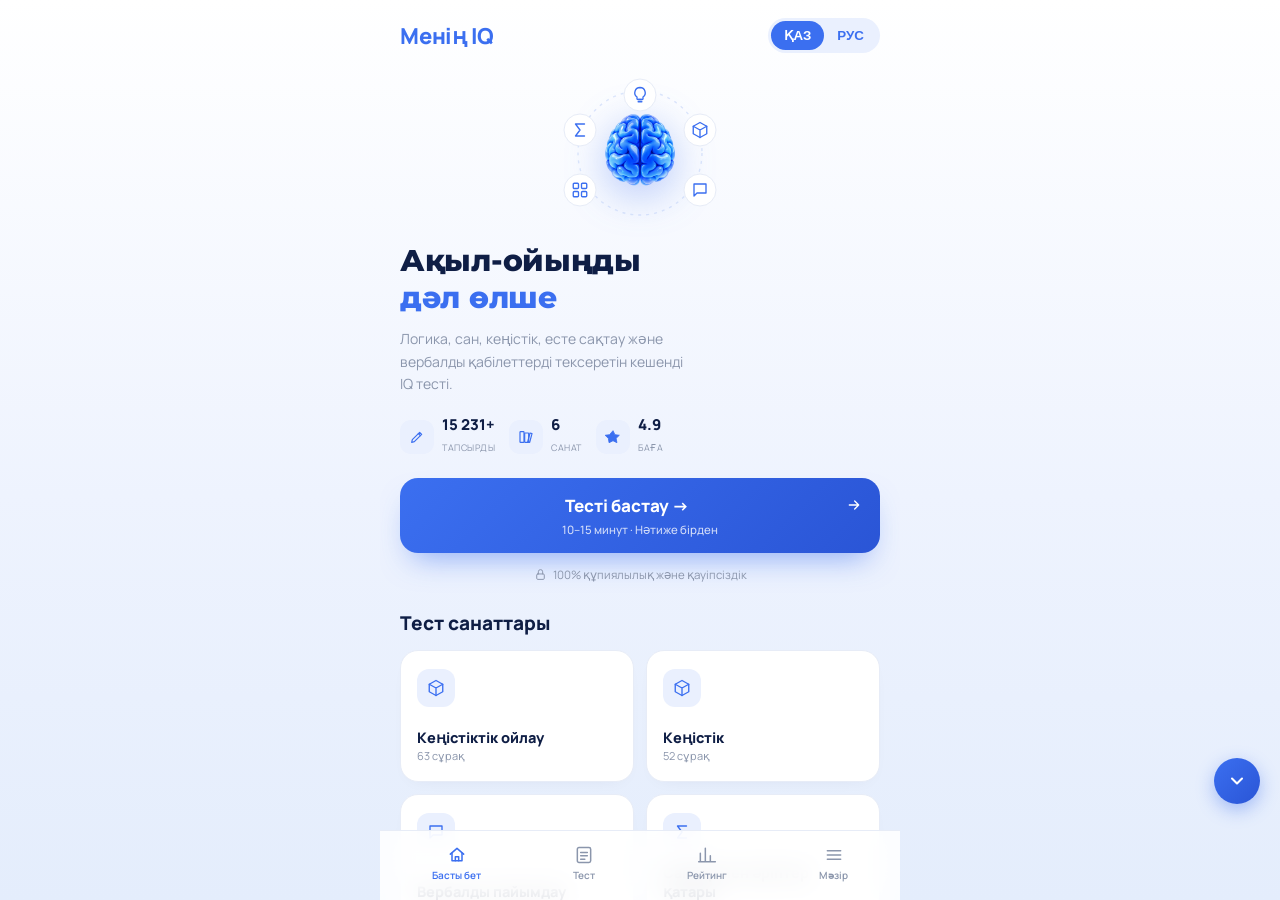
<file: app-20260818/index.html>
<!DOCTYPE html>
<html lang="kk">
<head>
<meta charset="UTF-8">
<meta name="viewport" content="width=device-width, initial-scale=1.0, maximum-scale=1.0, user-scalable=no">
<meta name="build-version" content="90">
<link rel="icon" type="image/png" href="/file_00000000c6e08246916d10538931b22a.png">
<link rel="apple-touch-icon" href="/file_00000000c6e08246916d10538931b22a.png">
<title>Менің IQ — тегін онлайн IQ тесті (айкью тест қазақша)</title>
<meta name="description" content="Менің IQ — қазақ тіліндегі тегін онлайн IQ тест / айкью тест. Логика, есте сақтау, кеңістіктік ойлау және вербалды қабілеттерді тексеріп, нәтижеңді бірден біл. IQ тест казахский, тест на айкью на казахском.">
<meta name="keywords" content="менің iq, iq тест, IQ тесті қазақша, ақыл тесті, онлайн тест, тегін iq тест, айкью тест, айкью тест казахский, тест на айкью, тест на айкью казахский, iq тест казахский, iq тест на казахском, узнать свой iq, определить айкью, ой қабілетін тексеру, ақыл-ой деңгейін тексеру, интеллект тесті, iq тест онлайн тегін, iq test kazakh, iq test online free">
<meta name="robots" content="index, follow">
<link rel="canonical" href="https://meniniq.online/">
<meta property="og:title" content="Менің IQ — тегін онлайн IQ тесті (айкью тест қазақша)">
<meta property="og:description" content="Логика, есте сақтау және ойлау қабілетіңізді тексеріп, IQ нәтижеңізді бірден біліңіз. Тегін IQ тест / айкью тест қазақ тілінде.">
<meta property="og:type" content="website">
<meta property="og:url" content="https://meniniq.online">
<meta property="og:locale" content="kk_KZ">
<meta property="og:locale:alternate" content="ru_RU">
<meta name="twitter:card" content="summary">
<meta name="twitter:title" content="Менің IQ — тегін онлайн IQ тесті">
<meta name="twitter:description" content="Логика, есте сақтау және ойлау қабілетіңізді тексеріп, IQ нәтижеңізді бірден біліңіз.">
<meta name="geo.region" content="KZ">
<meta name="geo.placename" content="Kazakhstan">
<meta name="language" content="Kazakh">
<script src="https://telegram.org/js/telegram-web-app.js"></script>
<link rel="preconnect" href="https://fonts.googleapis.com">
<link rel="preconnect" href="https://fonts.gstatic.com" crossorigin>
<link href="https://fonts.googleapis.com/css2?family=Manrope:wght@400;500;600;700;800;900&family=Montserrat:wght@700;800&family=IBM+Plex+Mono:wght@400;500;600&display=swap" rel="stylesheet">
<link rel="stylesheet" href="css/style.css?v=73">
</head>
<body>
<div class="device">

  <svg width="0" height="0" style="position:absolute">
    <defs>
      <g id="brainLine">
        <path d="M-22 -2c0-9 6-14 13-14 4 0 7 2 9 4 2-2 5-4 9-4 7 0 13 5 13 14 0 4-1 7-4 9 3 3 4 6 4 10 0 9-6 14-13 14-3 0-6-1-8-3-2 2-5 3-8 3-7 0-13-5-13-14 0-4 1-7 4-10-3-2-4-5-4-9Z" fill="none" stroke="currentColor" stroke-width="2.4" stroke-linejoin="round" stroke-linecap="round"/>
        <path d="M0 -17 L0 30 M-13 -8c3 1.5 3 5 0 7.5 M13 -8c-3 1.5-3 5 0 7.5 M-14 4c3 0 4.5 2.5 4.5 5 M14 4c-3 0-4.5 2.5-4.5 5 M-12 15c2.5 1 2.5 4 0 5.5 M12 15c-2.5 1-2.5 4 0 5.5" stroke="currentColor" stroke-width="1.4" fill="none" stroke-linecap="round"/>
      </g>

      <!-- ===== Единый набор line-иконок (заменяет системные эмодзи) ===== -->
      <symbol id="ic-bulb" viewBox="0 0 24 24" fill="none" stroke="currentColor" stroke-width="1.8" stroke-linecap="round" stroke-linejoin="round">
        <path d="M12 2a7 7 0 0 0-4 12.7V17a1 1 0 0 0 1 1h6a1 1 0 0 0 1-1v-2.3A7 7 0 0 0 12 2Z"/>
        <path d="M9.5 21h5M10 18h4"/>
      </symbol>
      <symbol id="ic-cube" viewBox="0 0 24 24" fill="none" stroke="currentColor" stroke-width="1.8" stroke-linecap="round" stroke-linejoin="round">
        <path d="M12 2 3 7v10l9 5 9-5V7Z"/><path d="M3 7l9 5 9-5M12 12v10"/>
      </symbol>
      <symbol id="ic-sigma" viewBox="0 0 24 24" fill="none" stroke="currentColor" stroke-width="1.8" stroke-linecap="round" stroke-linejoin="round">
        <path d="M18 4H6l6 8-6 8h12"/>
      </symbol>
      <symbol id="ic-grid" viewBox="0 0 24 24" fill="none" stroke="currentColor" stroke-width="1.8" stroke-linecap="round" stroke-linejoin="round">
        <rect x="3" y="3" width="7" height="7" rx="1.4"/><rect x="14" y="3" width="7" height="7" rx="1.4"/>
        <rect x="3" y="14" width="7" height="7" rx="1.4"/><rect x="14" y="14" width="7" height="7" rx="1.4"/>
      </symbol>
      <symbol id="ic-chat" viewBox="0 0 24 24" fill="none" stroke="currentColor" stroke-width="1.8" stroke-linecap="round" stroke-linejoin="round">
        <path d="M4 4h16v12H8l-4 4Z"/>
      </symbol>
      <symbol id="ic-puzzle" viewBox="0 0 24 24" fill="none" stroke="currentColor" stroke-width="1.8" stroke-linecap="round" stroke-linejoin="round">
        <path d="M9 3h4v2.2a1.8 1.8 0 1 0 0 3.6V11h4a2 2 0 0 1 0 4h-2.2a1.8 1.8 0 1 0-3.6 0H9v-4H4.8a1.8 1.8 0 1 1 0-3.6H9Z"/>
      </symbol>
      <symbol id="ic-numbers" viewBox="0 0 24 24" fill="none" stroke="currentColor" stroke-width="1.8" stroke-linecap="round" stroke-linejoin="round">
        <rect x="4" y="2" width="16" height="20" rx="2.5"/>
        <path d="M7 6h10"/>
        <circle cx="7.5" cy="11" r="0.9" fill="currentColor" stroke="none"/><circle cx="12" cy="11" r="0.9" fill="currentColor" stroke="none"/><circle cx="16.5" cy="11" r="0.9" fill="currentColor" stroke="none"/>
        <circle cx="7.5" cy="14.5" r="0.9" fill="currentColor" stroke="none"/><circle cx="12" cy="14.5" r="0.9" fill="currentColor" stroke="none"/><circle cx="16.5" cy="14.5" r="0.9" fill="currentColor" stroke="none"/>
        <circle cx="7.5" cy="18" r="0.9" fill="currentColor" stroke="none"/><circle cx="12" cy="18" r="0.9" fill="currentColor" stroke="none"/><circle cx="16.5" cy="18" r="0.9" fill="currentColor" stroke="none"/>
      </symbol>
      <symbol id="ic-phone" viewBox="0 0 24 24" fill="none" stroke="currentColor" stroke-width="1.8" stroke-linecap="round" stroke-linejoin="round">
        <rect x="6" y="2" width="12" height="20" rx="2.5"/>
        <path d="M11 18.5h2"/>
      </symbol>
      <symbol id="ic-book" viewBox="0 0 24 24" fill="none" stroke="currentColor" stroke-width="1.8" stroke-linecap="round" stroke-linejoin="round">
        <path d="M4 5.5A2.5 2.5 0 0 1 6.5 3H12v18H6.5A2.5 2.5 0 0 0 4 23Z"/>
        <path d="M20 5.5A2.5 2.5 0 0 0 17.5 3H12v18h5.5a2.5 2.5 0 0 1 2.5 2Z"/>
      </symbol>
      <symbol id="ic-clapper" viewBox="0 0 24 24" fill="none" stroke="currentColor" stroke-width="1.8" stroke-linecap="round" stroke-linejoin="round">
        <path d="M3 9.5 4.3 4h16l-1.3 5.5Z"/><rect x="3" y="9.5" width="18" height="10.5" rx="1.5"/>
        <path d="M7 4l2 5.5M12 4l2 5.5M17 4l1.4 5.5"/>
      </symbol>
      <symbol id="ic-pencil" viewBox="0 0 24 24" fill="none" stroke="currentColor" stroke-width="1.8" stroke-linecap="round" stroke-linejoin="round">
        <path d="M4 20l1-4L16 5l3 3L8 19l-4 1Z"/><path d="M14 7l3 3"/>
      </symbol>
      <symbol id="ic-books" viewBox="0 0 24 24" fill="none" stroke="currentColor" stroke-width="1.8" stroke-linecap="round" stroke-linejoin="round">
        <rect x="3" y="4" width="6" height="16" rx="1"/><rect x="10" y="6" width="6" height="14" rx="1"/>
        <path d="M18 6l3 1-3.5 13-3-.8Z"/>
      </symbol>
      <symbol id="ic-arrow-left" viewBox="0 0 24 24" fill="none" stroke="currentColor" stroke-width="2" stroke-linecap="round" stroke-linejoin="round">
        <path d="M19 12H5M11 18l-6-6 6-6"/>
      </symbol>
      <symbol id="ic-filter" viewBox="0 0 24 24" fill="none" stroke="currentColor" stroke-width="2" stroke-linecap="round" stroke-linejoin="round">
        <path d="M4 6h16M7 12h10M10 18h4"/>
      </symbol>
      <symbol id="ic-globe" viewBox="0 0 24 24" fill="none" stroke="currentColor" stroke-width="2" stroke-linecap="round" stroke-linejoin="round">
        <circle cx="12" cy="12" r="9"/>
        <path d="M3 12h18M12 3c2.5 2.7 4 6 4 9s-1.5 6.3-4 9c-2.5-2.7-4-6-4-9s1.5-6.3 4-9z"/>
      </symbol>
      <symbol id="ic-chevron-down" viewBox="0 0 24 24" fill="none" stroke="currentColor" stroke-width="2.5" stroke-linecap="round" stroke-linejoin="round">
        <path d="M6 9l6 6 6-6"/>
      </symbol>
      <symbol id="ic-chevron-right" viewBox="0 0 24 24" fill="none" stroke="currentColor" stroke-width="2.5" stroke-linecap="round" stroke-linejoin="round">
        <path d="M9 6l6 6-6 6"/>
      </symbol>
      <symbol id="ic-moon" viewBox="0 0 24 24" fill="currentColor" stroke="none">
        <path d="M20.5 14.5A8.5 8.5 0 1 1 9.5 3.5a7 7 0 0 0 11 11z"/>
      </symbol>
      <symbol id="ic-shield" viewBox="0 0 24 24" fill="none" stroke="currentColor" stroke-width="2" stroke-linecap="round" stroke-linejoin="round">
        <path d="M12 2l8 4v6c0 5-3.5 8.5-8 10-4.5-1.5-8-5-8-10V6z"/>
      </symbol>
      <symbol id="ic-info" viewBox="0 0 24 24" fill="none" stroke="currentColor" stroke-width="2" stroke-linecap="round" stroke-linejoin="round">
        <circle cx="12" cy="12" r="9"/>
        <path d="M12 11v6M12 7.5v.01"/>
      </symbol>
      <symbol id="ic-logout" viewBox="0 0 24 24" fill="none" stroke="currentColor" stroke-width="2" stroke-linecap="round" stroke-linejoin="round">
        <path d="M9 21H5a2 2 0 0 1-2-2V5a2 2 0 0 1 2-2h4M16 17l5-5-5-5M21 12H9"/>
      </symbol>


      <symbol id="ic-star" viewBox="0 0 24 24" fill="currentColor" stroke="currentColor" stroke-width="1.2" stroke-linejoin="round">
        <path d="M12 2.5l2.9 6 6.6.9-4.8 4.6 1.2 6.5L12 17.6l-5.9 3-1.1-6.6-4.8-4.6 6.6-.9Z"/>
      </symbol>
      <symbol id="ic-lock" viewBox="0 0 24 24" fill="none" stroke="currentColor" stroke-width="1.8" stroke-linecap="round" stroke-linejoin="round">
        <rect x="5" y="11" width="14" height="10" rx="2"/><path d="M8 11V7a4 4 0 0 1 8 0v4"/>
      </symbol>
      <symbol id="ic-check" viewBox="0 0 24 24" fill="none" stroke="currentColor" stroke-width="2.2" stroke-linecap="round" stroke-linejoin="round">
        <path d="M4 12.5l5 5L20 6"/>
      </symbol>
      <symbol id="ic-share" viewBox="0 0 24 24" fill="none" stroke="currentColor" stroke-width="1.8" stroke-linecap="round" stroke-linejoin="round">
        <path d="M4 12v7a2 2 0 0 0 2 2h12a2 2 0 0 0 2-2v-7M16 6l-4-4-4 4M12 2v14"/>
      </symbol>
      <symbol id="ic-trophy" viewBox="0 0 24 24" fill="none" stroke="currentColor" stroke-width="1.8" stroke-linecap="round" stroke-linejoin="round">
        <path d="M7 4h10v5a5 5 0 0 1-10 0Z"/><path d="M7 5H4a3 3 0 0 0 3 5M17 5h3a3 3 0 0 1-3 5"/>
        <path d="M12 14v3M9 21h6M10 17h4v4h-4Z"/>
      </symbol>
      <symbol id="ic-crown" viewBox="0 0 24 24" fill="currentColor" stroke="none">
        <path d="M3 8l3.5 3L12 5l5.5 6L21 8l-2 10H5Z"/>
      </symbol>
      <symbol id="ic-user" viewBox="0 0 24 24" fill="none" stroke="currentColor" stroke-width="1.8" stroke-linecap="round" stroke-linejoin="round">
        <circle cx="12" cy="8" r="3.5"/><path d="M5 20a7 7 0 0 1 14 0"/>
      </symbol>
      <symbol id="ic-bell" viewBox="0 0 24 24" fill="none" stroke="currentColor" stroke-width="1.8" stroke-linecap="round" stroke-linejoin="round">
        <path d="M6 9a6 6 0 0 1 12 0v5l2 3H4l2-3Z"/><path d="M10 20a2 2 0 0 0 4 0"/>
      </symbol>
      <symbol id="ic-arrow" viewBox="0 0 24 24" fill="none" stroke="currentColor" stroke-width="2" stroke-linecap="round" stroke-linejoin="round">
        <path d="M5 12h14M13 6l6 6-6 6"/>
      </symbol>
      <symbol id="ic-clock" viewBox="0 0 24 24" fill="none" stroke="currentColor" stroke-width="1.8" stroke-linecap="round" stroke-linejoin="round">
        <circle cx="12" cy="12" r="9"/><path d="M12 7v5l3.5 2"/>
      </symbol>
      <symbol id="ic-megaphone" viewBox="0 0 24 24" fill="none" stroke="currentColor" stroke-width="1.8" stroke-linecap="round" stroke-linejoin="round">
        <path d="M3 10v4h3l6 4V6L6 10Z"/><path d="M16 9a4 4 0 0 1 0 6M19 6a8 8 0 0 1 0 12"/>
      </symbol>
      <symbol id="ic-home" viewBox="0 0 24 24" fill="none" stroke="currentColor" stroke-width="1.8" stroke-linecap="round" stroke-linejoin="round">
        <path d="M4 11 12 4l8 7"/><path d="M6 10v9h12v-9"/><path d="M10 19v-5h4v5"/>
      </symbol>
      <symbol id="ic-doc" viewBox="0 0 24 24" fill="none" stroke="currentColor" stroke-width="1.8" stroke-linecap="round" stroke-linejoin="round">
        <rect x="4" y="3" width="16" height="18" rx="2"/><path d="M8 9h8M8 13h8M8 17h5"/>
      </symbol>
      <symbol id="ic-chart" viewBox="0 0 24 24" fill="none" stroke="currentColor" stroke-width="1.8" stroke-linecap="round" stroke-linejoin="round">
        <path d="M4 20V10M10 20V4M16 20v-7M22 20H2"/>
      </symbol>
      <symbol id="ic-menu" viewBox="0 0 24 24" fill="none" stroke="currentColor" stroke-width="1.8" stroke-linecap="round" stroke-linejoin="round">
        <path d="M4 7h16M4 12h16M4 17h16"/>
      </symbol>
    </defs>
  </svg>

  <!-- ============ SCREEN 1 — HOME ============ -->
  <section class="screen active" id="screen-start">
    <div class="topbar">
      <div class="logo">
        <div class="logo-brand-text">Менің IQ</div>
      </div>
      <div class="topbar-right">
        <div class="lang-toggle">
          <button class="on" data-lang="kk">ҚАЗ</button>
          <button data-lang="ru">РУС</button>
        </div>
      </div>
    </div>

    <div class="scroll-area">
      <div class="hero-illust">
        <svg width="180" height="150" viewBox="0 0 180 150" class="hero-ring">
          <circle cx="90" cy="78" r="62" fill="none" stroke="#DCE6FB" stroke-width="1.4" stroke-dasharray="3 5"/>
        </svg>
        <img src="assets/file_000000006ba8824682db3943a8490919.png" alt="brain" class="hero-brain-img">
        <svg width="180" height="150" viewBox="0 0 180 150" class="hero-orbit-svg">
          <circle cx="90" cy="20" r="16" fill="#fff" stroke="#E7ECF7"/><g color="#3B6FF0" transform="translate(81,11)"><use href="#ic-bulb" width="18" height="18"/></g>
          <circle cx="150" cy="55" r="16" fill="#fff" stroke="#E7ECF7"/><g color="#3B6FF0" transform="translate(141,46)"><use href="#ic-cube" width="18" height="18"/></g>
          <circle cx="150" cy="115" r="16" fill="#fff" stroke="#E7ECF7"/><g color="#3B6FF0" transform="translate(141,106)"><use href="#ic-chat" width="18" height="18"/></g>
          <circle cx="30" cy="55" r="16" fill="#fff" stroke="#E7ECF7"/><g color="#3B6FF0" transform="translate(21,46)"><use href="#ic-sigma" width="18" height="18"/></g>
          <circle cx="30" cy="115" r="16" fill="#fff" stroke="#E7ECF7"/><g color="#3B6FF0" transform="translate(21,106)"><use href="#ic-grid" width="18" height="18"/></g>
        </svg>
      </div>

      <h1 class="display" data-i18n="hero_title">Ақыл-ойыңды<br><span class="accent">дәл өлше</span></h1>
      <p class="lede" data-i18n="hero_lede">Логика, сан, кеңістік, есте сақтау және вербалды қабілеттерді тексеретін кешенді IQ тесті.</p>

      <div class="stat-row">
        <div class="stat"><span class="ic"><svg width="16" height="16"><use href="#ic-pencil"/></svg></span><span><span class="num">15 231+</span><span class="lbl" data-i18n="stat_passed">Тапсырды</span></span></div>
        <div class="stat"><span class="ic"><svg width="16" height="16"><use href="#ic-books"/></svg></span><span><span class="num">6</span><span class="lbl" data-i18n="stat_cats">Санат</span></span></div>
        <div class="stat"><span class="ic"><svg width="16" height="16"><use href="#ic-star"/></svg></span><span><span class="num">4.9</span><span class="lbl" data-i18n="stat_rating">Баға</span></span></div>
      </div>

      <button class="btn-primary btn-hero" id="btnStartMain">
      <div class="btn-hero-row">
        <span class="btn-hero-text" data-i18n="btn_start">Тестілеуді бастау</span>
        <svg width="16" height="16"><use href="#ic-arrow"/></svg>
      </div>
      <span class="btn-hero-sub" data-i18n="btn_start_sub">10–15 минут · Нәтиже бірден</span>
    </button>
    <div class="trust-line"><svg width="13" height="13"><use href="#ic-lock"/></svg><span data-i18n="trust_line">100% құпиялылық және қауіпсіздік</span></div>

    <div class="section-label" data-i18n="cats_label">Санаттар</div>
      <div class="cat-grid" id="catGrid"></div>

      <div class="dark-block">
        <img src="assets/file_00000000e2bc8246884be74dcd180ca9.png" alt="" class="trophy-img">
        <h3 data-i18n="dark_title">Нәтижеңді біл — <span>достарыңмен жарыс!</span></h3>
        <p data-i18n="dark_sub">Нәтижеңді лидерлер рейтингінде көріп, достарыңды шақырып, кімнің ақылы мықты екенін дәлелде.</p>
        <div class="podium" id="homePodium"></div>
        <button class="btn-white" id="btnLeaderboard"><span data-i18n="btn_leaderboard">Рейтингті қарау</span><svg width="14" height="14"><use href="#ic-arrow"/></svg></button>
      </div>
      <div class="bottom-spacer"></div>
    </div>

    <div class="bottom-nav">
      <button class="nav-item active" id="navHome"><svg width="20" height="20"><use href="#ic-home"/></svg><span data-i18n="nav_home">Басты бет</span></button>
      <button class="nav-item" id="navTest"><svg width="20" height="20"><use href="#ic-doc"/></svg><span data-i18n="nav_test">Тест</span></button>
      <button class="nav-item" id="navRating"><svg width="20" height="20"><use href="#ic-chart"/></svg><span data-i18n="nav_rating">Рейтинг</span></button>
      <button class="nav-item" id="navMenu"><svg width="20" height="20"><use href="#ic-menu"/></svg><span data-i18n="nav_menu">Мәзір</span></button>
    </div>
  </section>

  <!-- ============ SCREEN — RATING ============ -->
  <section class="screen rating-screen" id="screen-rating">
    <div class="scroll-area rating-scroll-area">
    <div class="rating-topbar">
      <button class="rating-back" id="ratingBack"><svg width="20" height="20"><use href="#ic-arrow-left"/></svg></button>
      <div class="rating-title" data-i18n="rating_title">Рейтинг</div>
      <div style="width:36px"></div>
    </div>

    <div class="rating-tabs">
      <button class="rating-tab active" data-scope="overall" data-i18n="rating_overall">Жалпы рейтинг</button>
      <button class="rating-tab" data-scope="weekly" data-i18n="rating_weekly">Апталық</button>
      <button class="rating-tab" data-scope="friends" data-i18n="rating_friends">Достарым</button>
    </div>

    <div class="podium-section">
      <div class="podium-bg">
        <svg width="18" height="18" class="pb-icon pb-1" viewBox="0 0 24 24"><use href="#ic-star"/></svg>
        <svg width="15" height="15" class="pb-icon pb-2" viewBox="0 0 24 24"><use href="#ic-cube"/></svg>
        <svg width="13" height="13" class="pb-icon pb-3" viewBox="0 0 24 24"><use href="#ic-star"/></svg>
        <svg width="16" height="16" class="pb-icon pb-4" viewBox="0 0 24 24"><use href="#ic-cube"/></svg>
        <svg width="11" height="11" class="pb-icon pb-5" viewBox="0 0 24 24"><use href="#ic-star"/></svg>
        <svg width="15" height="15" class="pb-icon pb-6" viewBox="0 0 24 24"><use href="#ic-cube"/></svg>
        <svg width="12" height="12" class="pb-icon pb-7" viewBox="0 0 24 24"><use href="#ic-star"/></svg>
        <svg width="17" height="17" class="pb-icon pb-8" viewBox="0 0 24 24"><use href="#ic-cube"/></svg>
        <svg width="10" height="10" class="pb-icon pb-9" viewBox="0 0 24 24"><use href="#ic-star"/></svg>
        <svg width="14" height="14" class="pb-icon pb-10" viewBox="0 0 24 24"><use href="#ic-cube"/></svg>
      </div>
      <div class="podium-wrap" id="ratingPodium"></div>
    </div>

    <div class="rating-filter-bar">
      <div class="rf-left"><svg width="15" height="15"><use href="#ic-filter"/></svg><span data-i18n="rating_filter">Фильтр</span></div>
      <div class="rf-right"><svg width="15" height="15"><use href="#ic-globe"/></svg><span data-i18n="rating_country">Ел бойынша</span><svg width="12" height="12"><use href="#ic-chevron-down"/></svg></div>
    </div>
    <div class="rating-list-card">
      <div class="rating-list" id="ratingList"></div>
    </div>

    <div class="rating-you" id="ratingYou" style="display:none;"></div>

    <div class="rating-empty" id="ratingEmpty" style="display:none;" data-i18n="rating_empty">Бұл санатта нәтижелер әлі жоқ</div>
    </div>

    <div class="bottom-nav">
      <button class="nav-item" id="navHomeRating"><svg width="20" height="20"><use href="#ic-home"/></svg><span data-i18n="nav_home">Басты бет</span></button>
      <button class="nav-item" id="navTestRating"><svg width="20" height="20"><use href="#ic-doc"/></svg><span data-i18n="nav_test">Тест</span></button>
      <button class="nav-item active" id="navRatingRating"><svg width="20" height="20"><use href="#ic-chart"/></svg><span data-i18n="nav_rating">Рейтинг</span></button>
      <button class="nav-item" id="navMenuRating"><svg width="20" height="20"><use href="#ic-menu"/></svg><span data-i18n="nav_menu">Мәзір</span></button>
    </div>
  </section>

  <!-- ============ SCREEN — TEST CATEGORIES ============ -->
  <section class="screen menu-screen" id="screen-test-list">
    <div class="scroll-area menu-scroll-area">
    <div class="rating-topbar">
      <button class="rating-back" id="testListBack"><svg width="20" height="20"><use href="#ic-arrow-left"/></svg></button>
      <div class="rating-title" data-i18n="test_list_title">Тест таңдау</div>
      <div style="width:36px"></div>
    </div>

    <button class="btn-primary btn-hero" id="btnStartFullTest" style="margin-bottom:22px;">
      <div class="btn-hero-row">
        <span class="btn-hero-text" data-i18n="btn_start">Толық тесті бастау</span>
        <svg width="16" height="16"><use href="#ic-arrow"/></svg>
      </div>
      <span class="btn-hero-sub" data-i18n="full_test_sub">30 сұрақ · барлық санаттардан</span>
    </button>

    <div class="section-label" data-i18n="cats_label">Немесе жеке санат таңда</div>
    <div class="cat-grid" id="testListGrid"></div>
    </div>

    <div class="bottom-nav">
      <button class="nav-item" id="navHomeTestList"><svg width="20" height="20"><use href="#ic-home"/></svg><span data-i18n="nav_home">Басты бет</span></button>
      <button class="nav-item active" id="navTestTestList"><svg width="20" height="20"><use href="#ic-doc"/></svg><span data-i18n="nav_test">Тест</span></button>
      <button class="nav-item" id="navRatingTestList"><svg width="20" height="20"><use href="#ic-chart"/></svg><span data-i18n="nav_rating">Рейтинг</span></button>
      <button class="nav-item" id="navMenuTestList"><svg width="20" height="20"><use href="#ic-menu"/></svg><span data-i18n="nav_menu">Мәзір</span></button>
    </div>
  </section>

  <!-- ============ SCREEN 1.5 — AGE GATE ============ -->
  <section class="screen age-screen" id="screen-age">
    <div class="q-topbar">
      <div class="q-back" id="btnAgeBack">←</div>
      <div class="q-progress-text" data-i18n="age_step">Дайындық</div>
      <div style="width:36px"></div>
    </div>
    <div class="age-body">
      <div class="age-icon"><svg width="28" height="28"><use href="#ic-user"/></svg></div>
      <h2 class="age-title" data-i18n="age_title">Жасыңыз нешеде?</h2>
      <p class="age-sub" data-i18n="age_sub">Нәтижені дәлірек есептеу үшін қажет</p>
      <div class="age-grid">
        <button class="age-opt" data-age="under18">до 18</button>
        <button class="age-opt" data-age="18-24">18–24</button>
        <button class="age-opt" data-age="25-34">25–34</button>
        <button class="age-opt" data-age="35-44">35–44</button>
        <button class="age-opt" data-age="45plus">45+</button>
      </div>
    </div>
  </section>

  <!-- ============ SCREEN 2 — QUESTION ============ -->
  <section class="screen" id="screen-question">
    <div class="q-topbar">
      <div class="q-back" id="btnBack">←</div>
      <div class="q-progress-text"><span data-i18n="q_label">СҰРАҚ</span> <b id="qCurrent">01</b> / <span id="qTotal">10</span></div>
      <div class="timer"><svg width="14" height="14" style="margin-right:2px"><use href="#ic-clock"/></svg> <span id="qTimer">00:20</span></div>
    </div>
    <div class="progress-track"><div class="progress-fill" id="qProgressFill"></div></div>

    <div class="q-body" id="qBody">
      <div class="q-card">
        <span class="q-tag" id="qTag">—</span>
        <div class="q-text" id="qText">—</div>
        <div class="q-visual" id="qVisual"></div>
      </div>
      <div class="options" id="qOptions"></div>
    </div>

    <div class="memorize-overlay" id="memorizeOverlay" style="display:none;">
      <div class="memorize-label" data-i18n="memorize_label">Есте сақтаңыз</div>
      <div class="memorize-content" id="memorizeContent">—</div>
      <div class="memorize-countdown" id="memorizeCountdown">5</div>
      <div class="memorize-hint" data-i18n="memorize_hint">Дайын болыңыз, бірнеше секундтан кейін жасырылады</div>
    </div>
  </section>

  <!-- ============ SCREEN 3 — GATE ============ -->
  <section class="screen analyzing-screen" id="screen-analyzing">
    <div class="analyze-dial-wrap dial-wrap">
      <svg width="220" height="220" viewBox="0 0 230 230">
        <circle class="dial-track" cx="115" cy="115" r="80"/>
        <circle class="dial-fill" id="analyzeDial" cx="115" cy="115" r="80" stroke-dasharray="502" stroke-dashoffset="502"/>
      </svg>
      <div class="dial-center"><span class="score" id="analyzePct">0%</span></div>
    </div>
    <div class="analyze-title" id="analyzeTitle">Анализируем ваши ответы…</div>
    <div class="analyze-subtitle" id="analyzeSubtitle">Ваш результат сравнивается с другими участниками…</div>

    <div class="analyze-steps">
      <div class="analyze-step" id="astep1">
        <div class="step-icon"><div class="spinner"></div><svg class="step-check" width="16" height="16"><use href="#ic-check"/></svg></div>
        <div class="step-body"><div class="step-name" id="astep1Name">Жауаптар тексерілуде</div><div class="step-status" id="astep1Status">Тексерілуде…</div></div>
      </div>
      <div class="analyze-step" id="astep2">
        <div class="step-icon"><div class="spinner"></div><svg class="step-check" width="16" height="16"><use href="#ic-check"/></svg></div>
        <div class="step-body"><div class="step-name" id="astep2Name">Үлгі рейтингі</div><div class="step-status" id="astep2Status">Талдауда…</div></div>
      </div>
      <div class="analyze-step" id="astep3">
        <div class="step-icon"><div class="spinner"></div><svg class="step-check" width="16" height="16"><use href="#ic-check"/></svg></div>
        <div class="step-body"><div class="step-name" id="astep3Name">IQ бағасы</div><div class="step-status" id="astep3Status">Есептелуде…</div></div>
      </div>
    </div>
    <div class="analyze-footer" id="analyzeFooter">Нәтижеңізді дайындап жатырмыз. Бұл бірнеше секунд уақыт алады.</div>
  </section>

  <section class="screen gate-screen" id="screen-gate">
    <div class="gate-hero">
      <div class="gate-badge">
        <svg width="42" height="42" viewBox="0 0 24 24"><use href="#ic-lock"/></svg>
      </div>
      <div class="gate-brand">🧠 Менің IQ</div>
      <div class="gate-title" data-i18n="gate_title">Нәтиже дайын!<br>Оны алу үшін төмендегі каналға тіркеліңіз</div>
      <p class="gate-sub" data-i18n="gate_sub">Серіктес арналарға жазылып, нәтижеңді бірден көр</p>
    </div>

    <div class="gate-card" id="gateChannels"></div>

    <div class="gate-hint"><svg width="15" height="15" style="flex-shrink:0;margin-top:1px"><use href="#ic-bulb"/></svg><span data-i18n="gate_hint">Жазылғаннан кейін «Тексеру» батырмасын бас — нәтиже бірден ашылады</span></div>
    <div class="btn-row" style="margin-top:18px;"><button class="btn-primary" id="btnCheckSub"><svg width="16" height="16"><use href="#ic-check"/></svg><span data-i18n="btn_check">Тексеру</span></button></div>
    <div class="gate-error" id="gateError" style="display:none;"></div>
  </section>

  <!-- ============ SCREEN 4 — RESULT ============ -->
  <section class="screen result-screen" id="screen-result">
    <div class="scroll-area result-scroll-area">
    <div class="result-eyebrow" id="resultCategory">🧠 Сіздің IQ нәтижеңіз</div>
    <div class="dial-wrap">
      <svg width="220" height="220" viewBox="0 0 230 230">
        <defs><linearGradient id="gradResult" x1="0%" y1="0%" x2="100%" y2="100%"><stop offset="0%" stop-color="#3B6FF0"/><stop offset="100%" stop-color="#7FA8FF"/></linearGradient></defs>
        <circle class="dial-track" cx="115" cy="115" r="80"/>
        <circle class="dial-fill" id="resultDial" cx="115" cy="115" r="80"/>
      </svg>
      <div class="dial-center"><span class="score" id="resultScore">—</span><span class="score-label" data-i18n="score_label">IQ ұпайы</span></div>
    </div>
    <div class="badge-pill" id="resultBadge"><svg width="14" height="14"><use href="#ic-trophy"/></svg> <span id="resultBadgeText">—</span></div>
    <div class="ci-text" id="ciText">—</div>
    <div class="percentile-sentence" id="percentileSentence">—</div>
    <div class="bell-curve-card">
      <div class="bell-curve-title" data-i18n="bell_title">Басқа қатысушылармен салыстыру</div>
      <svg class="bell-curve-svg" id="bellCurveSvg" viewBox="0 0 320 140" xmlns="http://www.w3.org/2000/svg">
        <path id="bellCurvePath" d="" fill="none" stroke="#3B6FF0" stroke-width="2"/>
        <path id="bellCurveFill" d="" fill="#3B6FF0" opacity="0.08"/>
        <line x1="160" y1="10" x2="160" y2="115" stroke="#CBD5E1" stroke-width="1" stroke-dasharray="3,3"/>
        <text x="160" y="128" text-anchor="middle" font-size="10" fill="#8B96AC" font-family="IBM Plex Mono, monospace">100</text>
        <circle id="bellCurveDot" cx="160" cy="60" r="5" fill="#3B6FF0"/>
        <line id="bellCurveDotLine" x1="160" y1="65" x2="160" y2="115" stroke="#3B6FF0" stroke-width="1.5"/>
        <text id="bellCurveDotLabel" x="160" y="128" text-anchor="middle" font-size="10" font-weight="700" fill="#3B6FF0" font-family="IBM Plex Mono, monospace">132</text>
      </svg>
      <div class="bell-curve-percentile" id="bellPercentileText">—</div>
      <div class="bell-curve-note" id="bellCurveNote" data-i18n="bell_note">Салыстыру Менің IQ қолданбасының пайдаланушылар базасы бойынша жасалды, ұлттық норма емес.</div>
    </div>

    <div class="iq-explain-card">
      <div class="iq-explain-title" id="iqExplainTitle">132 IQ нені білдіреді?</div>
      <div class="iq-explain-text" id="iqExplainText">—</div>
    </div>

    <button class="btn-primary btn-again-full" id="btnAgain" data-i18n="btn_again">Тағы тест тапсыру</button>

    <div class="result-divider"></div>

    <div class="domain-bars-wrap" id="domainBars"></div>

    <div class="rank-line" id="rankLine" style="display:none;">
      🏆 <span data-i18n="rank_label">Рейтингтегі орныңыз:</span> <b id="rankValue">—</b>
    </div>

    <div class="btn-row">
      <button class="btn-primary" id="btnViewRating"><svg width="16" height="16"><use href="#ic-trophy"/></svg><span data-i18n="btn_view_rating">Рейтингті көру</span></button>
      <button class="btn-ghost" id="btnShare"><svg width="16" height="16"><use href="#ic-share"/></svg><span data-i18n="btn_share_friends">Достармен бөлісу</span></button>
    </div>
    
    </div>
  </section>

  <!-- ============ SCREEN — MENU ============ -->
  <section class="screen menu-screen" id="screen-menu">
    <div class="scroll-area menu-scroll-area">
    <div class="menu-profile-card" id="menuProfileCard" style="cursor:pointer;">
      <div class="menu-avatar"><svg width="26" height="26"><use href="#ic-user"/></svg></div>
      <div class="menu-profile-info">
        <div class="menu-name" id="menuName">Аноним</div>
        <div class="menu-iq-row">
          <span class="menu-iq-badge" id="menuIqBadge">IQ —</span>
          <span class="menu-points"><svg width="13" height="13"><use href="#ic-star"/></svg><span id="menuPoints">0</span></span>
        </div>
      </div>
      <svg width="18" height="18" class="menu-chevron"><use href="#ic-chevron-right"/></svg>
    </div>

    <div class="menu-premium-banner">
      <div class="mp-icon">💎</div>
      <div class="mp-text">
        <div class="mp-title" data-i18n="menu_premium_title">Премиум нұсқа</div>
        <div class="mp-sub" data-i18n="menu_premium_sub">Барлық мүмкіндіктерге қол жеткізіңіз</div>
      </div>
      <button class="mp-btn" data-i18n="menu_premium_btn">👑 Жаңарту</button>
    </div>

    <div class="menu-section-label" data-i18n="menu_general">Жалпы</div>
    <div class="menu-list-card">
      <button class="menu-row" id="menuProfileRow"><span class="mr-icon"><svg width="17" height="17"><use href="#ic-user"/></svg></span><span class="mr-label" data-i18n="menu_profile">Профиль</span><svg width="16" height="16" class="mr-chevron"><use href="#ic-chevron-right"/></svg></button>
      <button class="menu-row" id="menuStatsRow"><span class="mr-icon"><svg width="17" height="17"><use href="#ic-chart"/></svg></span><span class="mr-label" data-i18n="menu_stats">Статистика</span><svg width="16" height="16" class="mr-chevron"><use href="#ic-chevron-right"/></svg></button>
    </div>

    <div class="menu-section-label" data-i18n="menu_settings">Параметрлер</div>
    <div class="menu-list-card">
      <div class="menu-row menu-row-toggle">
        <span class="mr-icon"><svg width="17" height="17"><use href="#ic-bell"/></svg></span>
        <span class="mr-label" data-i18n="menu_notifications">Хабарландырулар</span>
        <label class="mr-switch"><input type="checkbox" id="menuNotifToggle" checked><span class="mr-slider"></span></label>
      </div>
      <button class="menu-row" id="menuLangRow"><span class="mr-icon"><svg width="17" height="17"><use href="#ic-globe"/></svg></span><span class="mr-label" data-i18n="menu_lang">Тіл</span><span class="mr-value" id="menuLangValue">Қазақша</span><svg width="16" height="16" class="mr-chevron"><use href="#ic-chevron-right"/></svg></button>
      <div class="menu-row menu-row-toggle">
        <span class="mr-icon"><svg width="17" height="17"><use href="#ic-moon"/></svg></span>
        <span class="mr-label" data-i18n="menu_dark">Қараңғы режим</span>
        <label class="mr-switch"><input type="checkbox" id="menuDarkToggle"><span class="mr-slider"></span></label>
      </div>
      <button class="menu-row" id="menuPrivacyRow"><span class="mr-icon"><svg width="17" height="17"><use href="#ic-shield"/></svg></span><span class="mr-label" data-i18n="menu_privacy">Құпиялылық</span><svg width="16" height="16" class="mr-chevron"><use href="#ic-chevron-right"/></svg></button>
      <button class="menu-row" id="menuAboutRow"><span class="mr-icon"><svg width="17" height="17"><use href="#ic-info"/></svg></span><span class="mr-label" data-i18n="menu_about">Қосымша туралы</span><svg width="16" height="16" class="mr-chevron"><use href="#ic-chevron-right"/></svg></button>
    </div>

    <button class="menu-logout" id="menuLogoutBtn"><svg width="17" height="17"><use href="#ic-logout"/></svg><span data-i18n="menu_logout">Шығу</span></button>
    </div>

    <div class="bottom-nav">
      <button class="nav-item" id="navHomeMenu"><svg width="20" height="20"><use href="#ic-home"/></svg><span data-i18n="nav_home">Басты бет</span></button>
      <button class="nav-item" id="navTestMenu"><svg width="20" height="20"><use href="#ic-doc"/></svg><span data-i18n="nav_test">Тест</span></button>
      <button class="nav-item" id="navRatingMenu"><svg width="20" height="20"><use href="#ic-chart"/></svg><span data-i18n="nav_rating">Рейтинг</span></button>
      <button class="nav-item active" id="navMenuMenu"><svg width="20" height="20"><use href="#ic-menu"/></svg><span data-i18n="nav_menu">Мәзір</span></button>
    </div>
  </section>

  <section class="screen profile-screen" id="screen-profile">
    <div class="scroll-area profile-scroll-area">
    <div class="rating-topbar">
      <button class="rating-back" id="profileBack"><svg width="20" height="20"><use href="#ic-arrow-left"/></svg></button>
      <div class="rating-title" data-i18n="menu_profile">Профиль</div>
      <div style="width:36px"></div>
    </div>

    <div class="profile-hero">
      <div class="profile-hero-avatar"><svg width="34" height="34"><use href="#ic-user"/></svg></div>
      <div class="profile-hero-name" id="profileName">—</div>
      <div class="profile-hero-username" id="profileUsername"></div>
    </div>

    <div class="profile-stats-grid">
      <div class="profile-stat-card">
        <div class="profile-stat-value" id="profileBestIq">—</div>
        <div class="profile-stat-label">Ең жоғары IQ</div>
      </div>
      <div class="profile-stat-card">
        <div class="profile-stat-value" id="profileTestCount">0</div>
        <div class="profile-stat-label">Тапсырылған тест</div>
      </div>
      <div class="profile-stat-card">
        <div class="profile-stat-value" id="profilePoints">0</div>
        <div class="profile-stat-label">Ұпай</div>
      </div>
      <div class="profile-stat-card">
        <div class="profile-stat-value" id="profileRank">—</div>
        <div class="profile-stat-label">Рейтингте орын</div>
      </div>
    </div>

    <div class="menu-section-label">Тарих</div>
    <div class="profile-history-card" id="profileHistoryCard">
      <div class="profile-history-empty" id="profileHistoryEmpty">Әзірге тест тапсырылмаған</div>
      <div id="profileHistoryList"></div>
    </div>
    </div>

    <div class="bottom-nav">
      <button class="nav-item" id="navHomeProfile"><svg width="20" height="20"><use href="#ic-home"/></svg><span data-i18n="nav_home">Басты бет</span></button>
      <button class="nav-item" id="navTestProfile"><svg width="20" height="20"><use href="#ic-doc"/></svg><span data-i18n="nav_test">Тест</span></button>
      <button class="nav-item" id="navRatingProfile"><svg width="20" height="20"><use href="#ic-chart"/></svg><span data-i18n="nav_rating">Рейтинг</span></button>
      <button class="nav-item active" id="navMenuProfile"><svg width="20" height="20"><use href="#ic-menu"/></svg><span data-i18n="nav_menu">Мәзір</span></button>
    </div>
  </section>

  <section class="screen stats-screen" id="screen-stats">
    <div class="scroll-area stats-scroll-area">
    <div class="rating-topbar">
      <button class="rating-back" id="statsBack"><svg width="20" height="20"><use href="#ic-arrow-left"/></svg></button>
      <div class="rating-title" data-i18n="menu_stats">Статистика</div>
      <div style="width:36px"></div>
    </div>

    <div class="stats-summary-grid" id="statsSummaryGrid"></div>

    <div class="stats-card">
      <div class="stats-card-title">IQ прогресі</div>
      <div id="statsProgressEmpty" class="profile-history-empty" style="display:none;">Әзірге деректер жоқ</div>
      <svg id="statsProgressChart" width="100%" height="200" viewBox="0 0 340 200" preserveAspectRatio="none"></svg>
      <div id="statsMinAvgMax" class="stats-minmax-row"></div>
    </div>

    <div class="stats-card">
      <div class="stats-card-title">Санаттар бойынша (соңғы тест)</div>
      <div id="statsCategoryEmpty" class="profile-history-empty" style="display:none;">Әзірге деректер жоқ</div>
      <div class="stats-donut-wrap" id="statsDonutWrap"></div>
    </div>
    </div>

    <div class="bottom-nav">
      <button class="nav-item" id="navHomeStats"><svg width="20" height="20"><use href="#ic-home"/></svg><span data-i18n="nav_home">Басты бет</span></button>
      <button class="nav-item" id="navTestStats"><svg width="20" height="20"><use href="#ic-doc"/></svg><span data-i18n="nav_test">Тест</span></button>
      <button class="nav-item" id="navRatingStats"><svg width="20" height="20"><use href="#ic-chart"/></svg><span data-i18n="nav_rating">Рейтинг</span></button>
      <button class="nav-item active" id="navMenuStats"><svg width="20" height="20"><use href="#ic-menu"/></svg><span data-i18n="nav_menu">Мәзір</span></button>
    </div>
  </section>

  <section class="screen info-screen" id="screen-privacy">
    <div class="scroll-area info-scroll-area">
    <div class="rating-topbar">
      <button class="rating-back" id="privacyBack"><svg width="20" height="20"><use href="#ic-arrow-left"/></svg></button>
      <div class="rating-title" data-i18n="menu_privacy">Құпиялылық</div>
      <div style="width:36px"></div>
    </div>
    <div class="info-text" id="privacyText"></div>
    </div>
  </section>

  <section class="screen info-screen" id="screen-about">
    <div class="scroll-area info-scroll-area">
    <div class="rating-topbar">
      <button class="rating-back" id="aboutBack"><svg width="20" height="20"><use href="#ic-arrow-left"/></svg></button>
      <div class="rating-title" data-i18n="menu_about">Қосымша туралы</div>
      <div style="width:36px"></div>
    </div>
    <div class="info-text" id="aboutText"></div>
    </div>
  </section>

  <button id="scrollHintBtn" class="scroll-hint-btn" aria-label="scroll down">
    <svg width="20" height="20"><use href="#ic-chevron-down"/></svg>
  </button>

</div>
<script src="js/qbank2608.js?v=73"></script>
<script src="js/i18n.js?v=76"></script>
<script src="js/app-v2.js"></script>
</body>
</html>
</file>
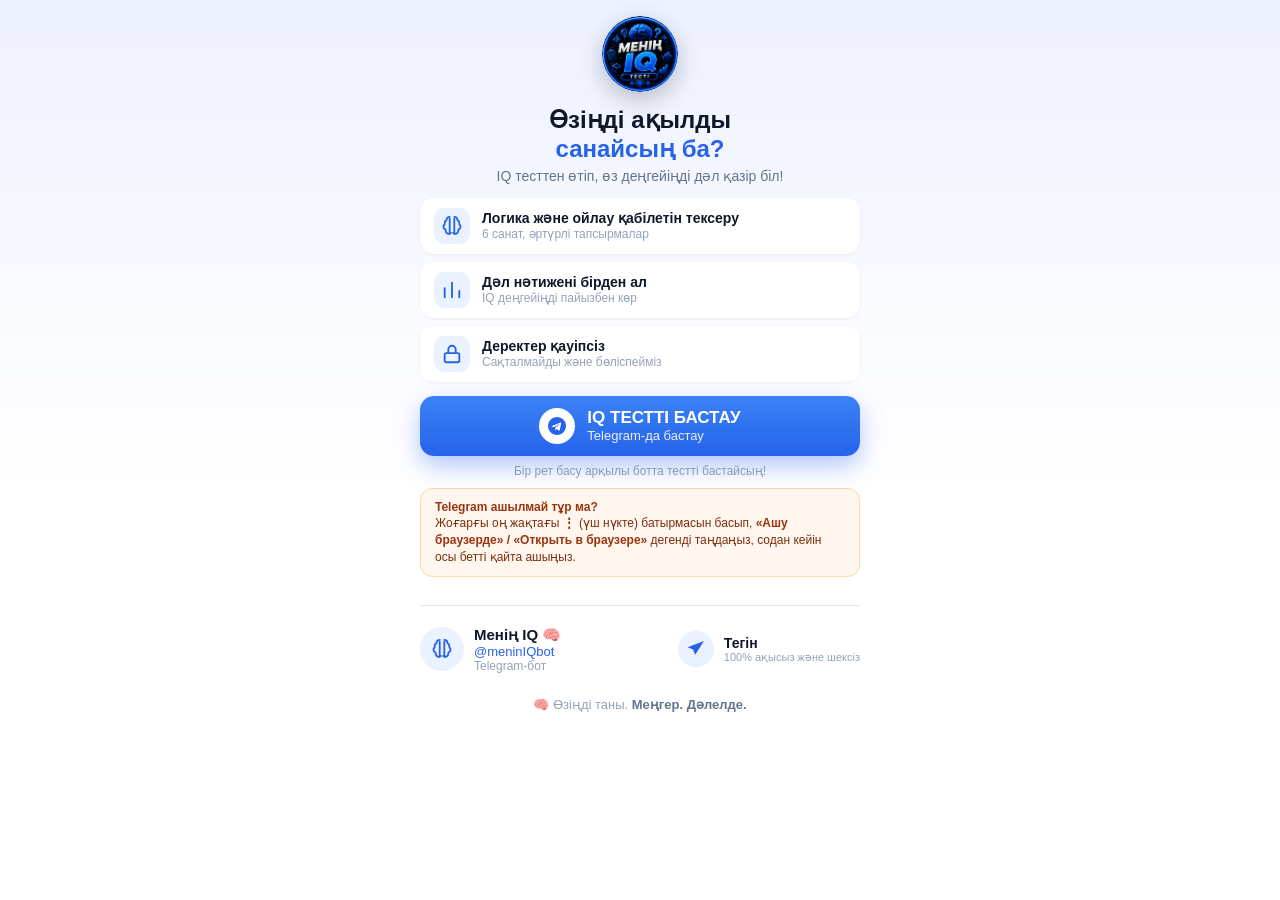
<file: go/index.html>
<!DOCTYPE html>
<html lang="kk">
<head>
<meta charset="UTF-8">
<meta name="viewport" content="width=device-width, initial-scale=1.0, maximum-scale=1.0, user-scalable=no">
<title>Менің IQ — Telegram-ға өту</title>
<link rel="icon" type="image/png" href="/file_00000000c6e08246916d10538931b22a.png">
<style>
  * { box-sizing: border-box; margin: 0; padding: 0; }
  body {
    font-family: -apple-system, BlinkMacSystemFont, "Segoe UI", Roboto, sans-serif;
    background: linear-gradient(180deg, #eef2ff 0%, #ffffff 55%);
    min-height: 100vh;
    display: flex;
    justify-content: center;
    padding: 16px 18px 20px;
  }
  .wrap { max-width: 440px; width: 100%; text-align: center; }

  .logo {
    width: 76px; height: 76px;
    margin: 0 auto 14px;
    border-radius: 50%;
    overflow: hidden;
    box-shadow: 0 8px 24px rgba(15,23,42,0.25);
  }
  .logo span { font-size: 46px; }

  h1 {
    font-size: 24px;
    line-height: 1.2;
    color: #0f172a;
    font-weight: 800;
    margin-bottom: 4px;
  }
  h1 .accent { color: #2563eb; display: block; }

  .lede {
    font-size: 14px;
    color: #64748b;
    margin-bottom: 14px;
  }

  .feature {
    display: flex;
    align-items: center;
    gap: 12px;
    text-align: left;
    background: #fff;
    border-radius: 14px;
    padding: 10px 14px;
    margin-bottom: 8px;
    box-shadow: 0 1px 3px rgba(15,23,42,0.06);
  }
  .feature-icon {
    flex-shrink: 0;
    width: 36px; height: 36px;
    border-radius: 10px;
    background: #eaf1ff;
    display: flex; align-items: center; justify-content: center;
    font-size: 18px;
  }
  .feature-title { font-size: 14px; font-weight: 700; color: #0f172a; margin-bottom: 1px; }
  .feature-sub { font-size: 12px; color: #94a3b8; }

  .cta-wrap { position: relative; margin-top: 14px; }
  .cta {
    display: flex;
    align-items: center;
    gap: 12px;
    justify-content: center;
    width: 100%;
    padding: 12px 18px;
    background: linear-gradient(180deg, #3b82f6, #2563eb);
    color: #fff;
    text-decoration: none;
    border-radius: 14px;
    box-shadow: 0 10px 24px rgba(37,99,235,0.35);
  }
  .cta-icon {
    width: 36px; height: 36px;
    border-radius: 50%;
    background: #fff;
    display: flex; align-items: center; justify-content: center;
    flex-shrink: 0;
  }
  .cta-icon svg { width: 18px; height: 18px; }
  .cta-text { text-align: left; }
  .cta-title { font-size: 17px; font-weight: 800; }
  .cta-sub { font-size: 13px; opacity: 0.9; }

  .hint {
    font-size: 12px;
    color: #94a3b8;
    margin-top: 8px;
  }

  .divider { border: none; border-top: 1px solid #e5e7eb; margin: 28px 0 20px; }

  .footer-row {
    display: flex;
    align-items: center;
    justify-content: space-between;
    text-align: left;
    gap: 12px;
  }
  .bot-info { display: flex; align-items: center; gap: 10px; }
  .bot-avatar {
    width: 44px; height: 44px;
    border-radius: 50%;
    background: #eaf1ff;
    display: flex; align-items: center; justify-content: center;
    font-size: 20px;
    flex-shrink: 0;
  }
  .bot-name { font-size: 15px; font-weight: 700; color: #0f172a; }
  .bot-handle { font-size: 13px; color: #2563eb; }
  .bot-type { font-size: 12px; color: #94a3b8; }

  .price-info { display: flex; align-items: center; gap: 10px; }
  .price-icon {
    width: 36px; height: 36px;
    border-radius: 50%;
    background: #eaf1ff;
    display: flex; align-items: center; justify-content: center;
    font-size: 16px;
    flex-shrink: 0;
  }
  .price-title { font-size: 14px; font-weight: 700; color: #0f172a; }
  .price-sub { font-size: 11px; color: #94a3b8; }

  .tagline {
    margin-top: 24px;
    font-size: 13px;
    color: #94a3b8;
  }
  .tagline b { color: #64748b; }

  .fallback-note {
    margin-top: 10px;
    background: #fff7ed;
    border: 1px solid #fed7aa;
    border-radius: 12px;
    padding: 10px 14px;
    text-align: left;
    font-size: 12px;
    color: #7c2d12;
    line-height: 1.4;
  }
  .fallback-note b { color: #9a3412; }
  .fallback-note .dots { display:inline-block; font-weight:800; letter-spacing:1px; }
</style>
</head>
<body>
  <div class="wrap">
    <div class="logo"><img src="/file_00000000c6e08246916d10538931b22a.png" alt="Менің IQ" style="width:100%;height:100%;object-fit:cover;border-radius:50%;"></div>

    <h1>Өзіңді ақылды<span class="accent">санайсың ба?</span></h1>
    <p class="lede">IQ тесттен өтіп, өз деңгейіңді дәл қазір біл!</p>

    <div class="feature">
      <div class="feature-icon"><svg viewBox="0 0 24 24" style="width:22px;height:22px;stroke:#2563eb;stroke-width:2;fill:none;stroke-linecap:round;stroke-linejoin:round;"><path d="M9.5 2a3.5 3.5 0 0 0-3.5 3.5v.09A3.5 3.5 0 0 0 4 9v1a3.5 3.5 0 0 0 1 6.03V17a3.5 3.5 0 0 0 3.5 3.5c.9 0 1.7-.35 2.3-.92"/><path d="M9.5 20.5V4"/><path d="M14.5 2a3.5 3.5 0 0 1 3.5 3.5v.09A3.5 3.5 0 0 1 20 9v1a3.5 3.5 0 0 1-1 6.03V17a3.5 3.5 0 0 1-3.5 3.5c-.9 0-1.7-.35-2.3-.92"/><path d="M14.5 20.5V4"/></svg></div>
      <div>
        <div class="feature-title">Логика және ойлау қабілетін тексеру</div>
        <div class="feature-sub">6 санат, әртүрлі тапсырмалар</div>
      </div>
    </div>

    <div class="feature">
      <div class="feature-icon"><svg viewBox="0 0 24 24" style="width:22px;height:22px;stroke:#2563eb;stroke-width:2;fill:none;stroke-linecap:round;stroke-linejoin:round;"><path d="M4 20V10M12 20V4M20 20v-7"/></svg></div>
      <div>
        <div class="feature-title">Дәл нәтижені бірден ал</div>
        <div class="feature-sub">IQ деңгейіңді пайызбен көр</div>
      </div>
    </div>

    <div class="feature">
      <div class="feature-icon"><svg viewBox="0 0 24 24" style="width:22px;height:22px;stroke:#2563eb;stroke-width:2;fill:none;stroke-linecap:round;stroke-linejoin:round;"><rect x="4" y="11" width="16" height="10" rx="2"/><path d="M8 11V7a4 4 0 0 1 8 0v4"/></svg></div>
      <div>
        <div class="feature-title">Деректер қауіпсіз</div>
        <div class="feature-sub">Сақталмайды және бөліспейміз</div>
      </div>
    </div>

    <div class="cta-wrap">
      <a class="cta" id="openTg" href="tg://resolve?domain=meninIQbot&start=tiktok">
        <div class="cta-icon">
          <svg viewBox="0 0 240 240" fill="none"><path d="M120 0C53.7 0 0 53.7 0 120s53.7 120 120 120 120-53.7 120-120S186.3 0 120 0z" fill="#2563eb"/><path d="M53 118.5l114-44c5.3-2 9.9 1.3 8.2 9.2l-19.4 91.5c-1.4 6.5-5.3 8.1-10.7 5.1l-29.6-21.8-14.3 13.8c-1.6 1.6-2.9 2.9-6 2.9l2.1-30.3 55.2-49.9c2.4-2.1-.5-3.3-3.7-1.2l-68.2 43-29.4-9.2c-6.4-2-6.5-6.4 1.3-9.1z" fill="#fff"/></svg>
        </div>
        <div class="cta-text">
          <div class="cta-title">IQ ТЕСТТІ БАСТАУ</div>
          <div class="cta-sub">Telegram-да бастау</div>
        </div>
      </a>
    </div>
    <p class="hint">Бір рет басу арқылы ботта тестті бастайсың!</p>

    <div class="fallback-note">
      <b>Telegram ашылмай тұр ма?</b><br>
      Жоғарғы оң жақтағы <span class="dots">⋮</span> (үш нүкте) батырмасын басып, <b>«Ашу браузерде» / «Открыть в браузере»</b> дегенді таңдаңыз, содан кейін осы бетті қайта ашыңыз.
    </div>

    <hr class="divider">

    <div class="footer-row">
      <div class="bot-info">
        <div class="bot-avatar"><svg viewBox="0 0 24 24" style="width:22px;height:22px;stroke:#2563eb;stroke-width:2;fill:none;stroke-linecap:round;stroke-linejoin:round;"><path d="M9.5 2a3.5 3.5 0 0 0-3.5 3.5v.09A3.5 3.5 0 0 0 4 9v1a3.5 3.5 0 0 0 1 6.03V17a3.5 3.5 0 0 0 3.5 3.5c.9 0 1.7-.35 2.3-.92"/><path d="M9.5 20.5V4"/><path d="M14.5 2a3.5 3.5 0 0 1 3.5 3.5v.09A3.5 3.5 0 0 1 20 9v1a3.5 3.5 0 0 1-1 6.03V17a3.5 3.5 0 0 1-3.5 3.5c-.9 0-1.7-.35-2.3-.92"/><path d="M14.5 20.5V4"/></svg></div>
        <div>
          <div class="bot-name">Менің IQ 🧠</div>
          <div class="bot-handle">@meninIQbot</div>
          <div class="bot-type">Telegram-бот</div>
        </div>
      </div>
      <div class="price-info">
        <div class="price-icon"><svg viewBox="0 0 24 24" style="width:20px;height:20px;fill:#2563eb;"><path d="M21.5 2.5L2 10l6.5 2.5L11 19l3-4.5L21.5 2.5z"/></svg></div>
        <div>
          <div class="price-title">Тегін</div>
          <div class="price-sub">100% ақысыз және шексіз</div>
        </div>
      </div>
    </div>

    <p class="tagline">🧠 Өзіңді таны. <b>Меңгер. Дәлелде.</b></p>
  </div>

  <a href="https://t.me/meninIQbot?start=tiktok" style="display:none">fallback</a>
  <script>
    setTimeout(function() {
      window.location.href = "tg://resolve?domain=meninIQbot&start=tiktok";
    }, 300);
  </script>
</body>
</html>
</file>
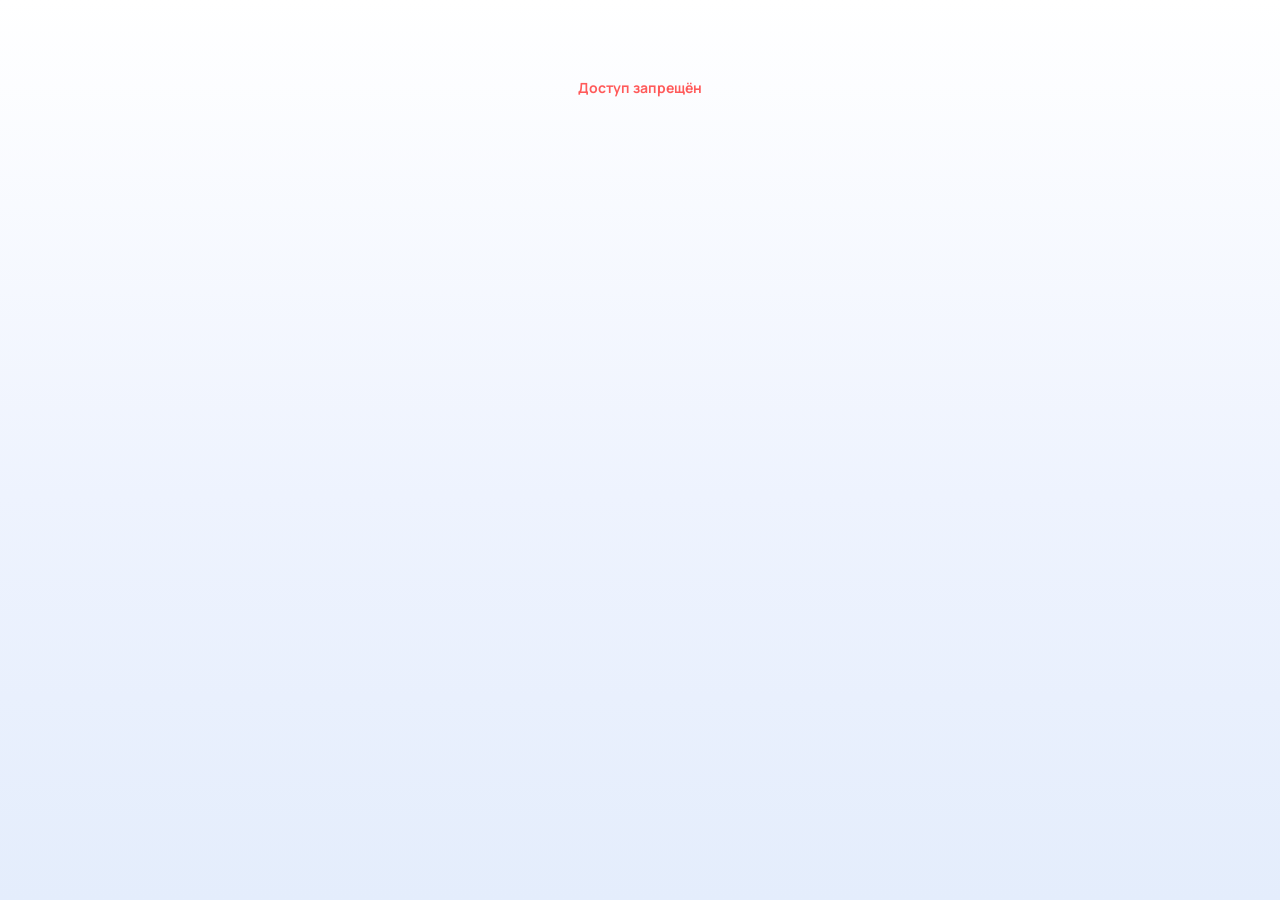
<file: admin.html>
<!DOCTYPE html>
<html lang="ru">
<head>
<meta charset="UTF-8">
<meta name="viewport" content="width=device-width, initial-scale=1.0, maximum-scale=1.0, user-scalable=no">
<title>Admin — Менің IQ</title>
<script src="https://telegram.org/js/telegram-web-app.js"></script>
<link rel="preconnect" href="https://fonts.googleapis.com">
<link rel="preconnect" href="https://fonts.gstatic.com" crossorigin>
<link href="https://fonts.googleapis.com/css2?family=Manrope:wght@400;500;600;700;800;900&family=IBM+Plex+Mono:wght@400;500;600&display=swap" rel="stylesheet">
<link rel="stylesheet" href="css/style.css?v=73">
<style>
  .admin-wrap{ width:100%; max-width:520px; margin:0 auto; min-height:100vh; min-height:100dvh; padding:18px 18px 60px; }
  .admin-topbar{ display:flex; align-items:center; justify-content:space-between; margin-bottom:18px; }
  .admin-title{ font-weight:800; font-size:18px; color:var(--navy); }
  .admin-card{ background:var(--card); border-radius:var(--radius); padding:16px 18px; margin-bottom:16px; box-shadow:0 6px 20px rgba(18,32,61,.05); }
  .admin-card h3{ margin:0 0 12px; font-size:14px; font-weight:700; color:var(--navy); text-transform:uppercase; letter-spacing:.04em; }
  .period-tabs{ display:flex; gap:6px; background:var(--blue-tint); border-radius:999px; padding:3px; margin-bottom:14px; }
  .period-tabs button{ flex:1; border:none; background:none; padding:8px 0; border-radius:999px; font-family:'IBM Plex Mono',monospace; font-size:11px; font-weight:700; color:var(--blue); }
  .period-tabs button.on{ background:var(--blue); color:#fff; }
  .funnel-row{ display:flex; justify-content:space-between; align-items:center; padding:9px 0; border-bottom:1px solid var(--line); font-size:14px; }
  .funnel-row:last-child{ border-bottom:none; }
  .funnel-label{ color:var(--text); font-weight:600; }
  .funnel-value{ font-family:'IBM Plex Mono',monospace; font-weight:700; color:var(--navy); display:flex; align-items:center; gap:8px; }
  .funnel-pct{ font-size:11px; color:var(--text-muted); font-weight:600; }
  .toggle-row{ display:flex; justify-content:space-between; align-items:center; }
  .toggle-label{ font-size:14px; font-weight:600; color:var(--text); }
  .switch{ position:relative; width:46px; height:26px; border-radius:999px; background:var(--line); border:none; padding:0; cursor:pointer; transition:background .2s; flex-shrink:0; }
  .switch.on{ background:var(--blue); }
  .switch::after{ content:''; position:absolute; top:3px; left:3px; width:20px; height:20px; border-radius:50%; background:#fff; transition:transform .2s; box-shadow:0 1px 3px rgba(0,0,0,.2); }
  .switch.on::after{ transform:translateX(20px); }
  .channel-row{ display:flex; justify-content:space-between; align-items:center; padding:10px 0; border-bottom:1px solid var(--line); }
  .channel-row:last-child{ border-bottom:none; }
  @keyframes flashNew{ 0%{ background:var(--blue-tint); } 100%{ background:transparent; } }
  .channel-row.flash-new{ animation:flashNew 1.4s ease; border-radius:10px; }
  .channel-name{ font-size:14px; font-weight:700; color:var(--text); }
  .channel-username{ font-size:12px; color:var(--text-muted); font-family:'IBM Plex Mono',monospace; }
  .channel-del{ border:none; background:var(--blue-tint); color:var(--error); width:30px; height:30px; border-radius:50%; font-size:16px; font-weight:700; cursor:pointer; }
  .add-channel-form{ display:flex; flex-direction:column; gap:8px; margin-top:12px; }
  .add-channel-form input{ border:1px solid var(--line); border-radius:12px; padding:10px 12px; font-family:'Manrope',sans-serif; font-size:14px; background:var(--bg); }
  .add-channel-form button{ border:none; background:var(--blue); color:#fff; font-weight:700; padding:11px; border-radius:12px; font-size:14px; }
  .admin-loading, .admin-denied{ text-align:center; padding:60px 20px; color:var(--text-muted); font-size:14px; }
  .admin-denied{ color:var(--error); font-weight:700; }
</style>
</head>
<body>
<div class="admin-wrap" id="adminRoot">
  <div class="admin-loading" id="loadingState">Жүктелуде...</div>
</div>

<script>
const API_URL = "https://api.meniniq.online";
const tg = window.Telegram ? window.Telegram.WebApp : null;
if (tg) { tg.ready(); tg.expand(); }

let TELEGRAM_ID = null;
let currentPeriod = "all";

function getTelegramId() {
  if (tg && tg.initDataUnsafe && tg.initDataUnsafe.user) return tg.initDataUnsafe.user.id;
  return null;
}

const FUNNEL_STEPS = [
  { key: "visits", label: "Кіру" },
  { key: "test_starts", label: "Тест басталды" },
  { key: "test_completes", label: "Тест аяқталды" },
  { key: "gate_seen", label: "Gate көрді" },
  { key: "gate_click_subscribe", label: "Жазылу басты" },
  { key: "gate_subscribed", label: "Жазылды" },
  { key: "result_opened", label: "Нәтиже ашылды" },
];

async function loadAll() {
  const root = document.getElementById("adminRoot");
  root.innerHTML = `
    <div class="admin-topbar">
      <div class="admin-title">🧠 Admin — Менің IQ</div>
    </div>

    <div class="admin-card" id="totalUsersCard">
      <h3>Барлық қолданушылар</h3>
      <div class="funnel-row" style="border-bottom:none;">
        <div class="funnel-label">Ботты қолданғандар (барлық уақыт)</div>
        <div class="funnel-value" id="totalUsersValue" style="font-size:20px;">—</div>
      </div>
    </div>

    <div class="admin-card">
      <h3>Воронка</h3>
      <div class="period-tabs" id="periodTabs">
        <button data-period="day">День</button>
        <button data-period="week">Неделя</button>
        <button data-period="month">Месяц</button>
        <button data-period="all">Всё</button>
      </div>
      <div id="funnelBody">Загрузка...</div>
    </div>

    <div class="admin-card">
      <h3>Gate</h3>
      <div class="toggle-row">
        <div class="toggle-label">Требовать подписку</div>
        <button class="switch" id="gateSwitch"></button>
      </div>
    </div>

    <div class="admin-card">
      <h3>Каналы-спонсоры</h3>
      <div id="channelsBody">Загрузка...</div>
      <div class="add-channel-form">
        <input type="text" id="newChannelDisplay" placeholder="Название для отображения">
        <input type="text" id="newChannelUsername" placeholder="username публичного канала (без @, необязательно)">
        <input type="text" id="newChannelChatId" placeholder="chat_id закрытого канала (напр. -1004360762124)">
        <input type="text" id="newChannelInvite" placeholder="Инвайт-ссылка (https://t.me/+...)">
        <label style="display:flex;align-items:center;gap:6px;">
          <input type="checkbox" id="newChannelSkipVerify">
          Не проверять подписку (бот не админ канала)
        </label>
        <button id="addChannelBtn">+ Добавить канал</button>
      </div>
    </div>
  `;

  document.querySelectorAll("#periodTabs button").forEach(btn => {
    btn.addEventListener("click", () => {
      currentPeriod = btn.dataset.period;
      renderPeriodTabs();
      loadFunnel();
    });
  });
  renderPeriodTabs();

  document.getElementById("addChannelBtn").addEventListener("click", addChannel);

  loadFunnel();
  loadGate();
  loadChannels();
}

function renderPeriodTabs() {
  document.querySelectorAll("#periodTabs button").forEach(btn => {
    btn.classList.toggle("on", btn.dataset.period === currentPeriod);
  });
}

async function loadFunnel() {
  const body = document.getElementById("funnelBody");
  body.innerHTML = "Загрузка...";
  try {
    const res = await fetch(`${API_URL}/admin/stats?telegram_id=${TELEGRAM_ID}&period=${currentPeriod}`);
    const data = await res.json();

    const totalUsersEl = document.getElementById("totalUsersValue");
    if (totalUsersEl) totalUsersEl.textContent = data.total_users != null ? data.total_users : "—";

    const base = data.visits || 0;
    body.innerHTML = FUNNEL_STEPS.map(step => {
      const val = data[step.key] || 0;
      const pct = base > 0 ? Math.round((val / base) * 100) : (val > 0 ? 100 : 0);
      return `
        <div class="funnel-row">
          <div class="funnel-label">${step.label}</div>
          <div class="funnel-value">${val} <span class="funnel-pct">${base > 0 ? pct + "%" : ""}</span></div>
        </div>
      `;
    }).join("");
  } catch (e) {
    body.innerHTML = "Ошибка загрузки";
  }
}

async function loadGate() {
  const sw = document.getElementById("gateSwitch");
  try {
    const res = await fetch(`${API_URL}/admin/gate?telegram_id=${TELEGRAM_ID}`);
    const data = await res.json();
    sw.classList.toggle("on", !!data.enabled);
    sw.onclick = () => toggleGate(!data.enabled);
  } catch (e) {}
}

async function toggleGate(newVal) {
  const sw = document.getElementById("gateSwitch");
  sw.disabled = true;
  try {
    await fetch(`${API_URL}/admin/gate`, {
      method: "POST",
      headers: { "Content-Type": "application/json" },
      body: JSON.stringify({ telegram_id: TELEGRAM_ID, enabled: newVal }),
    });
    sw.classList.toggle("on", newVal);
    sw.onclick = () => toggleGate(!newVal);
  } catch (e) {}
  sw.disabled = false;
}

async function loadChannels() {
  const body = document.getElementById("channelsBody");
  body.innerHTML = "Загрузка...";
  try {
    const res = await fetch(`${API_URL}/admin/channels?telegram_id=${TELEGRAM_ID}`);
    const data = await res.json();
    if (!data.channels.length) {
      body.innerHTML = `<div style="color:var(--text-muted); font-size:13px;">Каналов пока нет</div>`;
      return;
    }
    body.innerHTML = data.channels.map(ch => {
      const meta = ch.username ? `@${ch.username}` : (ch.chat_id ? `закрытый · ${ch.chat_id}` : "");
      return `
      <div class="channel-row">
        <div>
          <div class="channel-name">${ch.display_name || ch.username || "Без названия"}</div>
          <div class="channel-username">${meta} ${ch.active ? "" : "(выкл.)"}</div>
        </div>
        <button class="channel-del" data-id="${ch.id}">×</button>
      </div>
    `;
    }).join("");
    document.querySelectorAll(".channel-del").forEach(btn => {
      btn.addEventListener("click", () => removeChannel(btn.dataset.id));
    });
  } catch (e) {
    body.innerHTML = "Ошибка загрузки";
  }
}

async function addChannel() {
  const usernameInput = document.getElementById("newChannelUsername");
  const displayInput = document.getElementById("newChannelDisplay");
  const chatIdInput = document.getElementById("newChannelChatId");
  const inviteInput = document.getElementById("newChannelInvite");
  const skipVerifyInput = document.getElementById("newChannelSkipVerify");
  const btn = document.getElementById("addChannelBtn");

  const username = usernameInput.value.trim().replace(/^@/, "");
  const display = displayInput.value.trim();
  const chatIdRaw = chatIdInput.value.trim();
  const invite = inviteInput.value.trim();
  const skipVerification = skipVerifyInput.checked;

  if (!username && !chatIdRaw) return;

  const payload = {
    telegram_id: TELEGRAM_ID,
    username: username || null,
    display_name: display || null,
    chat_id: chatIdRaw ? parseInt(chatIdRaw, 10) : null,
    invite_link: invite || null,
    skip_verification: skipVerification,
  };

  const originalText = btn.textContent;
  btn.disabled = true;
  btn.textContent = "Добавление...";

  try {
    const res = await fetch(`${API_URL}/admin/channels`, {
      method: "POST",
      headers: { "Content-Type": "application/json" },
      body: JSON.stringify(payload),
    });
    if (!res.ok) throw new Error("request failed");
    usernameInput.value = "";
    displayInput.value = "";
    chatIdInput.value = "";
    inviteInput.value = "";
    skipVerifyInput.checked = false;
    await loadChannels();
  } catch (e) {
    btn.textContent = "Ошибка, попробуйте снова";
    setTimeout(() => { btn.textContent = originalText; }, 2000);
    btn.disabled = false;
    return;
  }

  btn.textContent = originalText;
  btn.disabled = false;

  const rows = document.querySelectorAll(".channel-row");
  if (rows.length) {
    const lastRow = rows[rows.length - 1];
    lastRow.classList.add("flash-new");
    lastRow.scrollIntoView({ behavior: "smooth", block: "center" });
  }
}

async function removeChannel(id) {
  try {
    await fetch(`${API_URL}/admin/channels/${id}?telegram_id=${TELEGRAM_ID}`, { method: "DELETE" });
    loadChannels();
  } catch (e) {}
}

async function init() {
  TELEGRAM_ID = getTelegramId();
  const root = document.getElementById("adminRoot");
  if (!TELEGRAM_ID) {
    root.innerHTML = `<div class="admin-denied">Доступ запрещён</div>`;
    return;
  }
  try {
    const res = await fetch(`${API_URL}/admin/gate?telegram_id=${TELEGRAM_ID}`);
    if (res.status === 403) {
      root.innerHTML = `<div class="admin-denied">Доступ запрещён</div>`;
      return;
    }
  } catch (e) {
    root.innerHTML = `<div class="admin-denied">Ошибка соединения</div>`;
    return;
  }
  loadAll();
}

init();
</script>
</body>
</html>
</file>
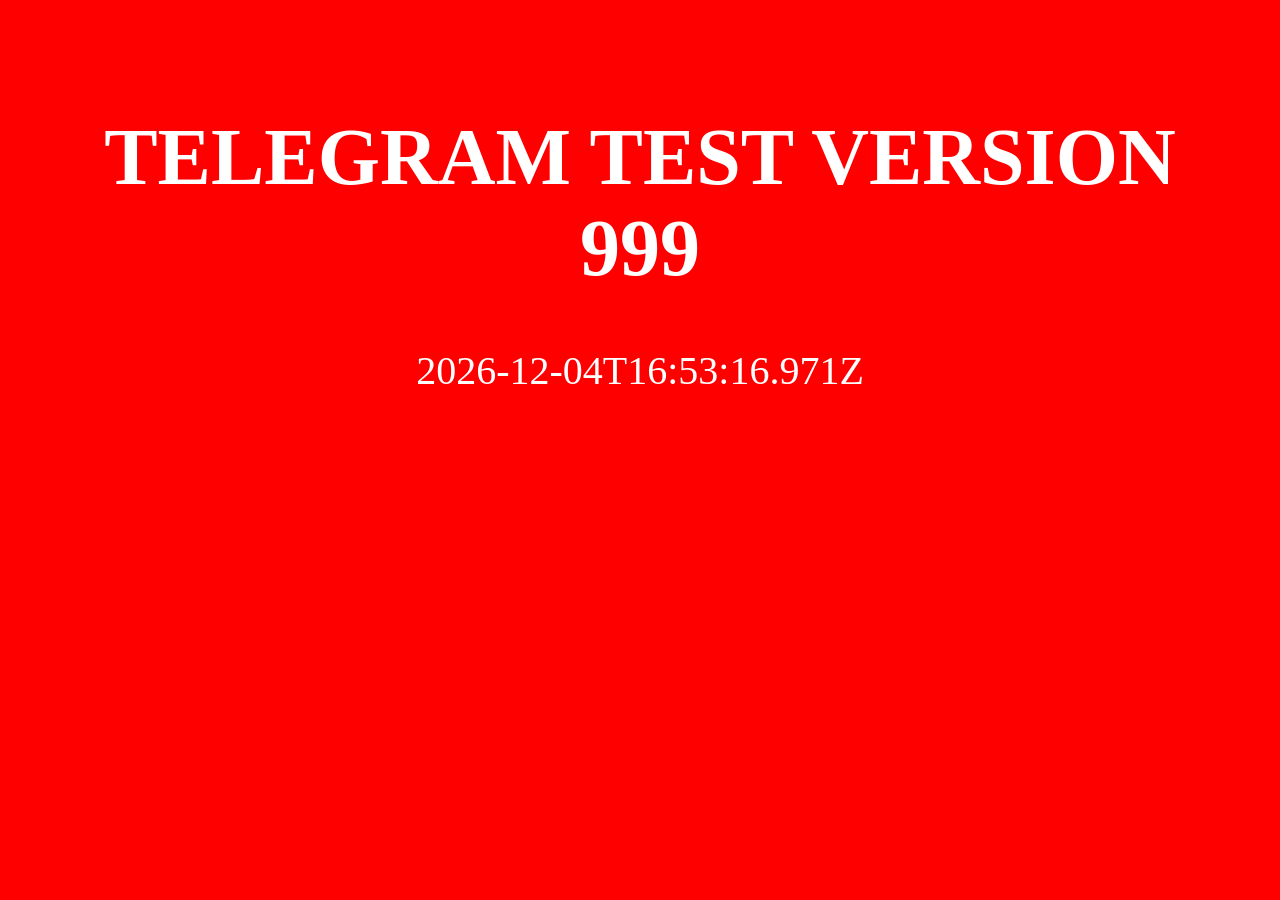
<file: test-v2.html>
<!doctype html>
<html>
<body style="background:red;color:white;font-size:40px;text-align:center;padding:50px;">
<h1>TELEGRAM TEST VERSION 999</h1>
<p id="time"></p>
<script>document.getElementById('time').textContent = new Date().toISOString();</script>
</body>
</html>
</file>
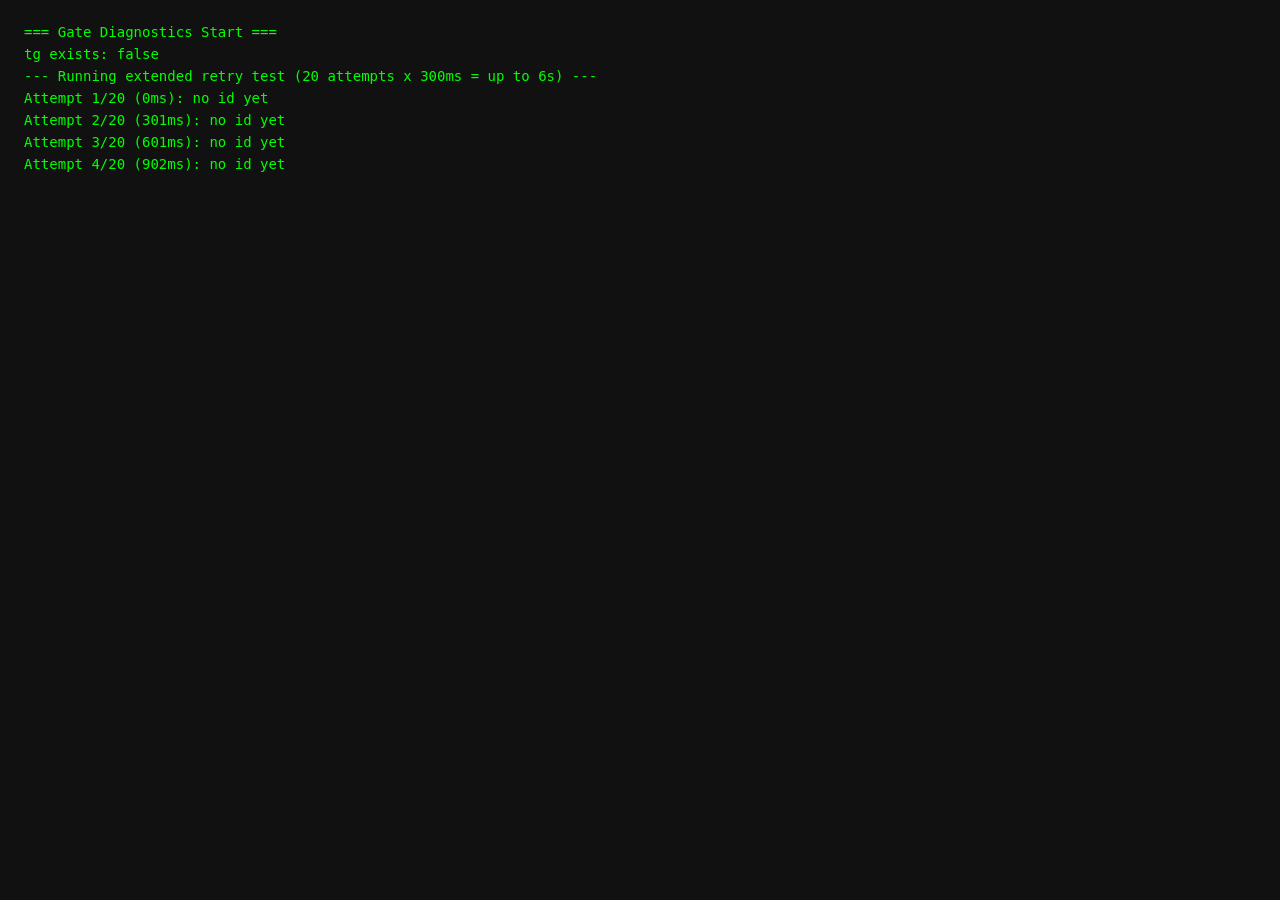
<file: testgate.html>
<!DOCTYPE html>
<html lang="ru">
<head>
<meta charset="UTF-8">
<meta name="viewport" content="width=device-width, initial-scale=1.0">
<title>Gate Diagnostics</title>
<script src="https://telegram.org/js/telegram-web-app.js"></script>
<style>
  body { font-family: monospace; padding: 16px; background: #111; color: #0f0; font-size: 14px; }
  .line { margin-bottom: 6px; word-break: break-all; }
  .ok { color: #0f0; }
  .fail { color: #f55; }
</style>
</head>
<body>
  <div id="log"></div>
  <script>
    const tg = window.Telegram ? window.Telegram.WebApp : null;
    const logEl = document.getElementById("log");
    function log(msg, cls) {
      const div = document.createElement("div");
      div.className = "line " + (cls || "");
      div.textContent = msg;
      logEl.appendChild(div);
    }

    log("=== Gate Diagnostics Start ===");
    log("tg exists: " + (!!tg));

    if (tg) {
      tg.ready();
      log("tg.ready() called");
      log("tg.initData length: " + (tg.initData ? tg.initData.length : "null"));
      log("tg.initDataUnsafe exists: " + (!!tg.initDataUnsafe));
      log("tg.initDataUnsafe.user exists (immediate): " + (!!(tg.initDataUnsafe && tg.initDataUnsafe.user)));
    }

    function getTelegramId() {
      return (tg && tg.initDataUnsafe && tg.initDataUnsafe.user) ? tg.initDataUnsafe.user.id : null;
    }

    async function testRetry(maxAttempts, delayMs) {
      const startTime = performance.now();
      for (let i = 0; i < maxAttempts; i++) {
        const id = getTelegramId();
        const elapsed = Math.round(performance.now() - startTime);
        if (id) {
          log(`Attempt ${i + 1}/${maxAttempts} (${elapsed}ms): SUCCESS, id=${id}`, "ok");
          return { success: true, attempts: i + 1, elapsedMs: elapsed, id };
        } else {
          log(`Attempt ${i + 1}/${maxAttempts} (${elapsed}ms): no id yet`);
        }
        await new Promise(r => setTimeout(r, delayMs));
      }
      const elapsed = Math.round(performance.now() - startTime);
      log(`FAILED after ${maxAttempts} attempts (${elapsed}ms)`, "fail");
      return { success: false, attempts: maxAttempts, elapsedMs: elapsed };
    }

    (async () => {
      log("--- Running extended retry test (20 attempts x 300ms = up to 6s) ---");
      const result = await testRetry(20, 300);
      log("=== FINAL RESULT ===");
      log(JSON.stringify(result), result.success ? "ok" : "fail");

      // Доп. диагностика окружения
      log("--- Environment info ---");
      log("User-Agent: " + navigator.userAgent);
      log("Platform (tg.platform): " + (tg ? tg.platform : "n/a"));
      log("Version (tg.version): " + (tg ? tg.version : "n/a"));
    })();
  </script>
</body>
</html>
</file>
<file: css/style.css>
:root{
  --bg:#F4F7FE;
  --card:#FFFFFF;
  --navy:#0F1E45;
  --navy2:#122868;
  --blue:#3B6FF0;
  --blue-dark:#2A55D6;
  --blue-tint:#EAF0FE;
  --text:#12203D;
  --text-muted:#8B96AC;
  --line:#E7ECF7;
  --gold:#F5B429;
  --error:#FF5A5A;
  --radius:20px;
}
*{box-sizing:border-box; -webkit-tap-highlight-color:transparent;}
html,body{margin:0; padding:0; background:linear-gradient(180deg, #FFFFFF 0%, #EEF3FE 55%, #E4EDFC 100%); color:var(--text); font-family:'Manrope', sans-serif;}
body{ min-height:100vh; display:flex; justify-content:center; background-attachment:fixed;}
.device{ width:100%; max-width:520px; height:100vh; height:100dvh; background:transparent; display:flex; flex-direction:column; overflow:hidden;}

.screen{ display:none; flex-direction:column; flex:1; animation:fadeIn .45s ease both;}
.screen.active{ display:flex; height:100%; overflow:hidden; }
@keyframes fadeIn{ from{opacity:0; transform:translateY(8px);} to{opacity:1; transform:translateY(0);} }

.topbar{ display:flex; justify-content:space-between; align-items:center; padding:18px 20px 8px;}
.logo{ display:flex; align-items:center; gap:10px;}
.logo-mark{ width:38px; height:38px; border-radius:10px; object-fit:cover;}
.logo-word{ font-family:'Manrope', sans-serif; font-weight:700; font-size:13px; line-height:1.2; color:var(--navy); letter-spacing:-.01em;}
.logo-word .sm{ display:block; font-size:8px; font-weight:600; color:var(--text-muted); letter-spacing:.14em;}
.topbar-right{ display:flex; align-items:center; gap:10px;}
.lang-toggle{ display:flex; background:var(--blue-tint); border-radius:999px; padding:3px; font-family:'IBM Plex Mono',monospace; font-size:11px;}
.lang-toggle button{ border:none; background:none; color:var(--blue); padding:7px 13px; border-radius:999px; font-weight:700;}
.lang-toggle button.on{ background:var(--blue); color:#fff;}

.scroll-area{ flex:1; overflow-y:auto; padding:8px 20px 90px; -webkit-overflow-scrolling:touch;}

.hero-illust{ display:flex; justify-content:center; margin:6px 0 18px; position:relative; width:180px; height:150px; margin-left:auto; margin-right:auto;}
.hero-brain-img{ width:120px; height:auto; position:absolute; top:50%; left:50%; transform:translate(-50%,-50%); filter:drop-shadow(0 10px 20px rgba(59,111,240,.35)); z-index:1;}
.hero-orbit-svg{ position:relative; z-index:2;}
.hero-ring{ position:absolute; top:0; left:0; z-index:0; transform-origin:90px 78px; animation:ringSpin 40s linear infinite;}
@keyframes ringSpin{ from{ transform:rotate(0deg);} to{ transform:rotate(360deg);} }

.bottom-nav{ position:fixed; bottom:0; left:50%; transform:translateX(-50%); width:100%; max-width:520px; display:flex; justify-content:space-around; padding:10px 6px 14px; background:rgba(255,255,255,.85); backdrop-filter:blur(14px); border-top:1px solid var(--line); z-index:50;}
.nav-item{ background:none; border:none; display:flex; flex-direction:column; align-items:center; gap:3px; color:var(--text-muted); font-family:'Manrope',sans-serif; font-size:10px; font-weight:600; padding:4px 10px;}
.nav-item.active{ color:var(--blue);}
h1.display{ font-family:'Montserrat', sans-serif; font-weight:800; font-size:30px; line-height:1.22; letter-spacing:-.01em; color:var(--navy); margin:4px 0 12px;}
h1.display .accent{ color:var(--blue);}
.lede{ color:var(--text-muted); font-size:14px; line-height:1.6; max-width:32ch; margin:0 0 22px;}

.stat-row{ display:flex; gap:14px; margin-bottom:22px;}
.stat{ display:flex; align-items:center; gap:8px;}
.stat .ic{ width:34px; height:34px; border-radius:11px; background:var(--blue-tint); display:flex; align-items:center; justify-content:center; font-size:15px; flex-shrink:0; color:var(--blue);}
.stat .num{ font-weight:800; font-size:15px; color:var(--navy); display:block; line-height:1.1;}
.stat .lbl{ font-size:9px; color:var(--text-muted); text-transform:uppercase; letter-spacing:.06em;}

.btn-primary{ background:linear-gradient(135deg, var(--blue), var(--blue-dark)); color:#fff; border:none; border-radius:18px;
  padding:19px 22px; font-family:'Manrope',sans-serif; font-weight:700; font-size:15px;
  display:flex; align-items:center; justify-content:center; gap:10px; width:100%;
  box-shadow:0 16px 30px -12px rgba(59,111,240,.55); transition:transform .15s ease;}
.btn-primary.btn-hero{ padding:16px 18px; flex-direction:column; gap:5px; align-items:stretch;}
.btn-primary.btn-hero .btn-hero-row{ display:flex; align-items:center; justify-content:space-between; gap:10px; width:100%;}
.btn-primary.btn-hero .btn-hero-text{ flex:1; text-align:center; font-size:17px; font-weight:800;}
.btn-primary.btn-hero .btn-hero-sub{ font-size:11.5px; font-weight:500; color:rgba(255,255,255,.78); text-align:center;}
.trust-line{ display:flex; align-items:center; justify-content:center; gap:6px; margin-top:14px; font-size:11.5px; color:var(--text-muted);}
.btn-primary:active{ transform:scale(.97);}
.btn-primary:disabled{ opacity:.5; box-shadow:none;}
.btn-primary .ic-badge{ width:34px; height:34px; border-radius:50%; background:#fff; color:var(--blue); display:flex; align-items:center; justify-content:center; flex-shrink:0; box-shadow:0 3px 8px rgba(0,0,0,.15); overflow:hidden;}
.btn-primary .ic-badge-img{ width:100%; height:100%; object-fit:cover;}
.btn-ghost{ background:var(--card); color:var(--navy); border:1px solid var(--line); border-radius:18px;
  padding:17px 22px; font-family:'Manrope',sans-serif; font-weight:700; font-size:14px; width:100%; margin-top:10px;
  box-shadow:0 4px 14px -8px rgba(15,30,69,.08);}
.btn-ghost:active{ background:var(--blue-tint); }

.section-label{ font-family:'Manrope',sans-serif; font-size:19px; font-weight:800; color:var(--navy); margin:28px 0 14px;}
.cat-grid{ display:grid; grid-template-columns:1fr 1fr; gap:12px; align-items:stretch;}
.cat-card{ background:var(--card); border:1px solid var(--line); border-radius:18px; padding:18px 16px;
  box-shadow:0 6px 18px -12px rgba(15,30,69,.1); display:flex; flex-direction:column; gap:12px; transition:transform .15s ease; text-align:left; min-height:132px;}
.cat-card:active{ transform:scale(.96);}
.cat-card.locked{ background:var(--bg); box-shadow:none; border-color:var(--line);}
.cat-card.locked .ic{ background:var(--card); color:var(--text-muted); opacity:.7;}
.cat-card .row{ display:flex; justify-content:space-between; align-items:flex-start;}
.cat-card .ic{ width:38px; height:38px; border-radius:12px; background:var(--blue-tint); display:flex; align-items:center; justify-content:center; font-size:17px; color:var(--blue); flex-shrink:0;}
.cat-card .arrow{ width:26px; height:26px; border-radius:50%; background:var(--blue-tint); display:flex; align-items:center; justify-content:center; font-size:11px; color:var(--blue); flex-shrink:0;}
.cat-card .soon-badge{ font-family:'IBM Plex Mono',monospace; font-size:9px; font-weight:600; color:var(--text-muted); background:var(--card); border:1px solid var(--line); padding:4px 8px; border-radius:7px; text-transform:uppercase; letter-spacing:.05em; flex-shrink:0;}
.cat-card .body{ margin-top:auto;}
.cat-card .name{ font-weight:800; font-size:14.5px; color:var(--navy);}
.cat-card.locked .name{ color:var(--text-muted);}
.cat-card .meta{ font-size:11px; color:var(--text-muted); line-height:1.3; margin-top:2px;}
.cat-card .best{ font-family:'IBM Plex Mono',monospace; font-size:10px; color:var(--blue); font-weight:700; margin-top:2px;}

.dark-block{ margin-top:26px; background:linear-gradient(155deg, var(--navy), var(--navy2)); border-radius:24px; padding:26px 22px; color:#fff; position:relative; overflow:hidden;}
.dark-block::before{ content:''; position:absolute; top:-30%; right:-20%; width:220px; height:220px; border-radius:50%; background:radial-gradient(circle, rgba(59,111,240,.35), transparent 70%);}
.trophy-img{ width:56px; height:auto; margin-bottom:12px; filter:drop-shadow(0 8px 16px rgba(0,0,0,.3)); position:relative;}
.dark-block h3{ font-family:'Manrope',sans-serif; font-weight:700; font-size:19px; line-height:1.3; margin:0 0 8px; position:relative;}
.dark-block h3 span{ color:#7FA8FF;}
.dark-block p{ font-size:12.5px; color:#A9B4D6; line-height:1.55; margin:0 0 20px; max-width:30ch; position:relative;}
.podium{ display:flex; justify-content:center; align-items:flex-end; gap:14px; margin-bottom:20px; position:relative;}
.podium .p{ display:flex; flex-direction:column; align-items:center; gap:6px;}
.podium .avatar{ width:48px; height:48px; border-radius:50%; background:var(--blue-tint); display:flex; align-items:center; justify-content:center; font-size:18px; position:relative; border:2px solid rgba(255,255,255,.15); color:var(--blue); overflow:visible;}
.podium .avatar img{ width:100%; height:100%; border-radius:50%; object-fit:cover;}
.podium .p.first .avatar{ width:58px; height:58px; border-color:var(--gold); box-shadow:0 0 0 3px rgba(245,180,41,.25);}
.podium .rank{ position:absolute; top:-6px; right:-6px; width:18px; height:18px; border-radius:50%; background:#fff; color:var(--navy); font-family:'IBM Plex Mono',monospace; font-size:9px; font-weight:700; display:flex; align-items:center; justify-content:center;}
.podium .p.first .rank{ background:var(--gold); color:#3a2600;}
.podium .pname{ font-size:11px; font-weight:700; color:#fff;}
.podium .piq{ font-size:9px; color:#8FA0D4; font-family:'IBM Plex Mono',monospace;}
.dark-block .btn-white{ position:relative; width:100%; background:#fff; color:var(--navy); border:none; border-radius:16px; padding:15px; font-family:'Manrope',sans-serif; font-weight:600; font-size:13px; display:flex; align-items:center; justify-content:center; gap:8px;}

.bottom-spacer{ height:6px;}

.q-topbar{ display:flex; justify-content:space-between; align-items:center; padding:18px 20px;}
.q-back{ width:36px; height:36px; border-radius:11px; background:var(--card); border:1px solid var(--line); display:flex; align-items:center; justify-content:center; color:var(--navy);}
.q-progress-text{ font-family:'IBM Plex Mono',monospace; font-size:11px; color:var(--text-muted);}
.q-progress-text b{ color:var(--navy);}
.timer{ font-family:'IBM Plex Mono', monospace; font-size:14px; font-weight:700; background:var(--blue-tint); color:var(--blue); border-radius:10px; padding:8px 12px; display:flex; align-items:center; gap:6px;}
.timer.warn{ background:#FFF0F0; color:var(--error);}

.progress-track{ height:6px; background:var(--line); border-radius:99px; margin:0 20px 6px; overflow:hidden;}
.progress-fill{ height:100%; width:0%; background:linear-gradient(90deg, var(--blue), #7FA8FF); border-radius:99px; transition:width .5s ease;}

.q-body{ flex:1; padding:22px 20px 90px; overflow-y:auto; -webkit-overflow-scrolling:touch;}
.q-card{ background:var(--card); border:1px solid var(--line); border-radius:22px; padding:26px 20px; margin-bottom:20px; box-shadow:0 10px 30px -16px rgba(15,30,69,.12);}
.q-tag{ display:inline-block; background:var(--blue-tint); color:var(--blue); font-family:'IBM Plex Mono',monospace; font-size:10px; text-transform:uppercase; letter-spacing:.08em; padding:5px 10px; border-radius:8px; margin-bottom:14px;}
.q-text{ font-size:19px; font-weight:800; line-height:1.4; color:var(--navy);}
.q-visual{ display:none; justify-content:center; margin-top:18px;}
.q-visual svg{ width:100%; max-width:210px; border-radius:12px;}

.options{ display:flex; flex-direction:column; gap:10px;}
.opt{ background:var(--card); border:1px solid var(--line); border-radius:16px; padding:16px 18px; display:flex; align-items:center; gap:14px; text-align:left; font-weight:700; font-size:15px; color:var(--navy);
  box-shadow:0 4px 14px -10px rgba(15,30,69,.1); transition:all .12s ease; width:100%; font-family:'Manrope',sans-serif;}
.opt .letter{ width:30px; height:30px; border-radius:10px; background:var(--blue-tint); color:var(--blue); display:flex; align-items:center; justify-content:center; font-family:'IBM Plex Mono',monospace; font-size:12px; font-weight:700; flex-shrink:0;}
.opt:active{ transform:scale(.98);}
.opt.selected{ border-color:var(--blue); background:var(--blue-tint);}
.opt.selected .letter{ background:var(--blue); color:#fff;}
.opt:disabled{ pointer-events:none;}

.age-screen{ padding:0;}
.age-body{ flex:1; display:flex; flex-direction:column; align-items:center; justify-content:center; padding:20px 24px 90px; text-align:center; overflow-y:auto; -webkit-overflow-scrolling:touch;}
.age-icon{ width:64px; height:64px; border-radius:20px; background:var(--blue-tint); color:var(--blue); display:flex; align-items:center; justify-content:center; margin-bottom:18px;}
.age-title{ font-family:'Manrope',sans-serif; font-weight:800; font-size:22px; color:var(--navy); margin:0 0 8px;}
.age-sub{ font-size:13px; color:var(--text-muted); margin:0 0 28px;}
.age-grid{ display:flex; flex-direction:column; gap:10px; width:100%; max-width:320px;}
.age-opt{ background:var(--card); border:1px solid var(--line); border-radius:16px; padding:16px; font-family:'Manrope',sans-serif; font-weight:700; font-size:15px; color:var(--navy); box-shadow:0 4px 14px -10px rgba(15,30,69,.1); transition:all .12s ease;}
.age-opt:active{ transform:scale(.97); background:var(--blue-tint); border-color:var(--blue);}

.gate-screen{ padding:20px 20px 90px; align-items:center; text-align:center; overflow-y:auto; -webkit-overflow-scrolling:touch;}
.gate-hero{ width:100%; display:flex; flex-direction:column; align-items:center; text-align:center; padding:8px 0 4px; }
.gate-badge{ width:84px; height:84px; border-radius:50%; background:linear-gradient(135deg,#3B6FF0,#7FA8FF); display:flex; align-items:center; justify-content:center; color:#fff; box-shadow:0 16px 32px -12px rgba(59,111,240,.55), 0 0 0 8px rgba(59,111,240,.08); margin-bottom:16px; }
.gate-brand{ font-family:'Manrope',sans-serif; font-weight:800; font-size:13px; color:var(--blue); letter-spacing:.02em; margin-bottom:10px; }
.gate-title{ font-family:'Manrope',sans-serif; font-weight:800; font-size:20px; color:var(--navy); margin-bottom:8px; line-height:1.3;}
.gate-sub{ font-size:13px; color:var(--text-muted); max-width:28ch; line-height:1.55;}

.gate-card{ width:100%; margin-top:24px; background:var(--card); border:1px solid var(--line); border-radius:20px; padding:6px; box-shadow:0 14px 34px -18px rgba(59,111,240,.25); text-align:left;}
.gate-channel{ display:flex; align-items:center; gap:12px; padding:12px 10px;}
.gate-channel:not(:last-child){ border-bottom:1px solid var(--line);}
.gate-channel .ch-icon{ width:38px; height:38px; border-radius:12px; background:var(--blue-tint); display:flex; align-items:center; justify-content:center; font-size:16px; flex-shrink:0; color:var(--blue);}
.gate-channel .ch-info{ flex:1; min-width:0;}
.gate-channel .ch-name{ font-weight:800; font-size:13.5px; color:var(--navy);}
.gate-channel .ch-meta{ font-family:'IBM Plex Mono',monospace; font-size:10px; color:var(--text-muted); margin-top:1px;}
.gate-channel .ch-join{ font-family:'Manrope',sans-serif; font-weight:700; font-size:12px; background:var(--blue-tint); color:var(--blue); border:none; border-radius:10px; padding:9px 14px; flex-shrink:0; white-space:nowrap;}
.gate-channel .ch-join.done{ background:var(--blue); color:#fff;}
.gate-channel .ch-status{ width:24px; height:24px; border-radius:50%; border:1.5px solid var(--line); flex-shrink:0;}
.gate-channel .ch-status.done{ background:var(--blue); border-color:var(--blue); display:flex; align-items:center; justify-content:center; color:#fff; font-size:11px;}

.gate-hint{ display:flex; gap:8px; margin-top:14px; padding:12px 14px; background:var(--blue-tint); border-radius:12px; font-size:11.5px; color:var(--blue); text-align:left; line-height:1.4;}
.gate-error{ margin-top:12px; padding:12px 14px; background:#FFF0F0; color:var(--error); border-radius:12px; font-size:12.5px; text-align:left; line-height:1.4; width:100%;}

.result-screen{ padding:26px 20px 90px; align-items:center; text-align:center; overflow-y:auto; -webkit-overflow-scrolling:touch;}
.result-eyebrow{ font-family:'IBM Plex Mono',monospace; font-size:11px; color:var(--text-muted); letter-spacing:.1em; text-transform:uppercase; margin-bottom:20px;}
.dial-wrap{ position:relative; width:220px; height:220px; margin-bottom:6px;}
.dial-wrap svg{ transform:rotate(-90deg);}
.dial-track{ fill:none; stroke:var(--line); stroke-width:14;}
.dial-fill{ fill:none; stroke:url(#gradResult); stroke-width:14; stroke-linecap:round; stroke-dasharray:502; stroke-dashoffset:502; transition:stroke-dashoffset 1.6s cubic-bezier(.22,1,.36,1);}
.dial-center{ position:absolute; inset:0; display:flex; flex-direction:column; align-items:center; justify-content:center;}
.dial-center .score{ font-family:'Manrope', sans-serif; font-size:50px; font-weight:800; color:var(--navy); line-height:1; opacity:0; animation:scoreIn .6s ease .9s forwards;}
.dial-center .score-label{ font-family:'IBM Plex Mono',monospace; font-size:11px; color:var(--text-muted); letter-spacing:.1em; text-transform:uppercase; margin-top:6px;}
@keyframes scoreIn{ from{opacity:0; transform:scale(.7);} to{opacity:1; transform:scale(1);} }

.badge-pill{ margin-top:16px; display:inline-flex; align-items:center; gap:8px; background:var(--blue-tint); color:var(--blue); border-radius:999px; padding:9px 18px; font-size:13px; font-weight:800; opacity:0; animation:fadeIn .5s ease 1.3s forwards;}

.percentile-bar-wrap{ width:100%; margin-top:26px; opacity:0; animation:fadeIn .5s ease 1.5s forwards;}
.percentile-label{ display:flex; justify-content:space-between; font-family:'IBM Plex Mono',monospace; font-size:11px; color:var(--text-muted); margin-bottom:8px;}
.percentile-track{ height:8px; background:var(--line); border-radius:99px; overflow:hidden;}
.percentile-fill{ height:100%; background:linear-gradient(90deg, var(--blue), var(--gold)); width:0%; border-radius:99px; transition:width 1.2s ease 1.6s;}

.domain-bars-wrap{ width:100%; margin-top:22px; opacity:0; animation:fadeIn .5s ease 1.7s forwards; text-align:left;}
.domain-row{ display:flex; align-items:center; gap:10px; margin-bottom:10px;}
.domain-label{ width:80px; font-size:11.5px; font-weight:700; color:var(--navy); flex-shrink:0;}
.domain-track{ flex:1; height:7px; background:var(--line); border-radius:99px; overflow:hidden;}
.domain-fill{ height:100%; background:linear-gradient(90deg, var(--blue), #7FA8FF); border-radius:99px; transition:width 1s ease;}
.domain-pct{ width:36px; text-align:right; font-family:'IBM Plex Mono',monospace; font-size:11px; color:var(--text-muted); flex-shrink:0;}

.share-card{ margin-top:24px; width:100%; border-radius:20px; padding:22px; background:linear-gradient(155deg, var(--navy), var(--navy2)); color:#fff; text-align:left; position:relative; overflow:hidden; opacity:0; animation:fadeIn .5s ease 1.8s forwards;}
.share-card::after{ content:''; position:absolute; top:-40%; right:-20%; width:200px; height:200px; border-radius:50%; background:radial-gradient(circle, rgba(59,111,240,.35), transparent 70%);}
.share-card .row1{ display:flex; justify-content:space-between; align-items:center; margin-bottom:14px; position:relative;}
.share-card .brand{ font-family:'Manrope', sans-serif; font-weight:700; font-size:12px; color:#7FA8FF; display:flex; align-items:center; gap:6px;}
.share-card .cat{ font-family:'IBM Plex Mono',monospace; font-size:10px; color:#8FA0D4; text-transform:uppercase;}
.share-card .big{ font-family:'Manrope', sans-serif; font-size:34px; font-weight:800; line-height:1; position:relative;}
.share-card .name{ font-size:12.5px; color:#A9B4D6; margin-top:4px; position:relative;}

.btn-row{ display:flex; gap:10px; margin-top:22px; width:100%;}
.btn-row .btn-primary{ flex:1; padding:16px;}
.btn-row .btn-ghost{ flex:1; margin-top:0; padding:16px;}

/* ===== Analyzing screen ===== */
.analyzing-screen{ align-items:center; text-align:center; padding:60px 20px 90px; overflow-y:auto; -webkit-overflow-scrolling:touch; }
.analyze-dial-wrap{ position:relative; }
.analyze-dial-wrap .dial-fill{ stroke:var(--blue) !important; transition: stroke-dashoffset 0.25s linear; }
.analyze-dial-wrap .dial-center .score{ opacity:1 !important; animation:none !important; font-size:44px; }
.analyze-title{ font-family:'Manrope',sans-serif; font-weight:800; font-size:19px; color:var(--navy); margin:22px 0 34px; }
.analyze-steps{ width:100%; max-width:420px; display:flex; flex-direction:column; gap:14px; }

.analyze-step{ display:flex; align-items:center; gap:14px; background:var(--card); border:1px solid var(--line); border-radius:16px; padding:14px 16px; text-align:left; opacity:.5; transform:translateY(4px); transition:opacity .4s ease, transform .4s ease, box-shadow .4s ease; }
.analyze-step.active{ opacity:1; transform:translateY(0); box-shadow:0 6px 18px rgba(59,111,240,.14); border-color:var(--blue-tint); }
.analyze-step.done{ opacity:1; transform:translateY(0); }

.step-icon{ width:34px; height:34px; border-radius:50%; background:var(--blue-tint); display:flex; align-items:center; justify-content:center; flex-shrink:0; position:relative; transition:background .3s ease; }
.step-icon .spinner{ width:16px; height:16px; border-radius:50%; border:2.5px solid #D7E2FB; border-top-color:var(--blue); animation:spin .7s linear infinite; display:none; }
.step-icon .step-check{ display:none; color:#1EA97C; }

/* pending (not yet reached) */
.analyze-step .step-icon{ background:var(--blue-tint); }

/* active = spinning, blue */
.analyze-step.active .step-icon{ background:var(--blue-tint); }
.analyze-step.active .step-icon .spinner{ display:block; }

/* done = green check */
.analyze-step.done .step-icon{ background:#E4F7EF; }
.analyze-step.done .step-icon .spinner{ display:none; }
.analyze-step.done .step-icon .step-check{ display:block; }

.step-body .step-name{ font-family:'Manrope',sans-serif; font-weight:700; font-size:14px; color:var(--navy); }
.step-body .step-status{ font-family:'Manrope',sans-serif; font-weight:600; font-size:12px; color:var(--text-muted); margin-top:1px; }
.analyze-step.active .step-body .step-status{ color:var(--blue); }
.analyze-step.done .step-body .step-status{ color:#1EA97C; }
@keyframes spin{ to{ transform:rotate(360deg); } }

.analyze-subtitle{ font-family:'Manrope',sans-serif; font-weight:600; font-size:13.5px; color:var(--text-muted); margin-top:-24px; margin-bottom:34px; max-width:320px; line-height:1.4; }
.analyze-footer{ font-family:'Manrope',sans-serif; font-weight:600; font-size:12px; color:var(--text-muted); margin-top:38px; max-width:300px; line-height:1.5; opacity:.85; }

/* ===== Batyr gallop animation ===== */
.batyr-box{ display:flex; flex-direction:column; align-items:center; justify-content:center; }
.batyr-svg{ width:78px; height:78px; animation:gallop 0.5s ease-in-out infinite; transform-origin:50% 90%; }
@keyframes gallop{
  0%{ transform:translateY(0) rotate(-2deg); }
  25%{ transform:translateY(-8px) rotate(1deg); }
  50%{ transform:translateY(-1px) rotate(-1deg); }
  75%{ transform:translateY(-9px) rotate(2deg); }
  100%{ transform:translateY(0) rotate(-2deg); }
}
.dust{ display:flex; gap:4px; margin-top:1px; height:6px; }
.dust span{ width:5px; height:5px; border-radius:50%; background:#B9C6E8; opacity:.7; animation:dust 0.5s ease-in-out infinite; }
.dust span:nth-child(1){animation-delay:0s;}
.dust span:nth-child(2){animation-delay:.1s;}
.dust span:nth-child(3){animation-delay:.2s;}
@keyframes dust{
  0%,100%{ transform:translateY(0) scale(1); opacity:.7;}
  50%{ transform:translateY(3px) scale(0.6); opacity:.2;}
}
.analyze-pct{ font-size:22px !important; margin-top:2px; }

/* ===== Rating screen ===== */
.rating-screen{ padding:0; }
.rating-scroll-area{ padding:14px 20px 90px; }
.rating-topbar{ display:flex; align-items:center; justify-content:space-between; padding:4px 4px 18px; }
.rating-back{ width:36px; height:36px; border-radius:50%; border:1px solid var(--line); background:var(--card); display:flex; align-items:center; justify-content:center; color:var(--navy); flex-shrink:0; }
.rating-title{ font-family:'Manrope',sans-serif; font-weight:800; font-size:20px; color:var(--navy); }

.rating-tabs{ display:flex; background:var(--blue-tint); border-radius:14px; padding:4px; gap:2px; margin-bottom:22px; }
.rating-tab{ flex:1; border:none; background:none; padding:10px 6px; border-radius:11px; font-family:'Manrope',sans-serif; font-weight:700; font-size:12.5px; color:var(--text-muted); transition:background .2s ease, color .2s ease; }
.rating-tab.active{ background:var(--card); color:var(--blue); box-shadow:0 2px 8px rgba(15,30,69,.08); }

.podium-wrap{ display:flex; align-items:flex-end; justify-content:center; gap:10px; margin-bottom:22px; min-height:170px; }
.podium-slot{ display:flex; flex-direction:column; align-items:center; text-align:center; flex:1; max-width:120px; }
.podium-slot .p-avatar{ width:58px; height:58px; border-radius:50%; background:var(--blue-tint); display:flex; align-items:center; justify-content:center; color:var(--blue); position:relative; margin-bottom:8px; border:3px solid var(--card); box-shadow:0 4px 14px rgba(15,30,69,.10); }
.podium-slot.first .p-avatar{ width:76px; height:76px; }
.podium-slot .p-medal{ position:absolute; top:-14px; left:50%; transform:translateX(-50%); width:26px; height:26px; border-radius:50%; display:flex; align-items:center; justify-content:center; font-family:'Manrope',sans-serif; font-weight:800; font-size:12px; color:#fff; }
.podium-slot.first .p-medal{ background:#F5B429; width:30px; height:30px; font-size:13px; }
.podium-slot.second .p-medal{ background:#B8C2D6; }
.podium-slot.third .p-medal{ background:#D08A55; }
.podium-slot .p-name{ font-family:'Manrope',sans-serif; font-weight:700; font-size:13px; color:var(--navy); margin-top:2px; }
.podium-slot .p-iq{ font-family:'IBM Plex Mono',monospace; font-weight:700; font-size:12px; color:var(--blue); margin-top:1px; }
.podium-slot .p-count{ display:flex; align-items:center; gap:3px; font-family:'Manrope',sans-serif; font-weight:600; font-size:11px; color:var(--text-muted); margin-top:3px; }

.rating-list-card{ background:var(--card); border:1px solid var(--line); border-radius:18px; padding:6px 4px; }
.rating-row{ display:flex; align-items:center; gap:10px; padding:12px 12px; border-bottom:1px solid var(--line); }
.rating-row:last-child{ border-bottom:none; }
.rating-row .r-place{ width:20px; font-family:'IBM Plex Mono',monospace; font-weight:700; font-size:13px; color:var(--text-muted); flex-shrink:0; }
.rating-row .r-avatar{ width:34px; height:34px; border-radius:50%; background:var(--blue-tint); display:flex; align-items:center; justify-content:center; color:var(--blue); flex-shrink:0; }
.rating-row .r-name{ flex:1; font-family:'Manrope',sans-serif; font-weight:700; font-size:13.5px; color:var(--navy); overflow:hidden; text-overflow:ellipsis; white-space:nowrap; }
.rating-row .r-iq{ font-family:'IBM Plex Mono',monospace; font-weight:700; font-size:13px; color:var(--blue); flex-shrink:0; }

.rating-you{ display:flex; align-items:center; gap:12px; background:var(--blue-tint); border:1px solid #C9D9FA; border-radius:16px; padding:14px 16px; margin-top:16px; }
.rating-you .ry-rank{ display:flex; flex-direction:column; }
.rating-you .ry-rank-label{ font-family:'Manrope',sans-serif; font-weight:600; font-size:10.5px; color:var(--text-muted); }
.rating-you .ry-rank-num{ font-family:'Manrope',sans-serif; font-weight:800; font-size:19px; color:var(--navy); }
.rating-you .ry-avatar{ width:38px; height:38px; border-radius:50%; background:var(--card); display:flex; align-items:center; justify-content:center; color:var(--blue); flex-shrink:0; }
.rating-you .ry-name{ flex:1; font-family:'Manrope',sans-serif; font-weight:700; font-size:13.5px; color:var(--navy); }
.rating-you .ry-name .ry-you-tag{ display:block; font-family:'Manrope',sans-serif; font-weight:600; font-size:11px; color:var(--blue); }
.rating-you .ry-iq{ font-family:'IBM Plex Mono',monospace; font-weight:700; font-size:14px; color:var(--blue); }

.rating-empty{ text-align:center; font-family:'Manrope',sans-serif; font-weight:600; font-size:13.5px; color:var(--text-muted); padding:40px 20px; }

/* ===== Rating decorative bg + polish ===== */
.podium-section{ position:relative; padding:18px 0 4px; margin:0 -20px; padding-left:20px; padding-right:20px; overflow:hidden; }
.podium-section::before{
  content:""; position:absolute; inset:0;
  background: radial-gradient(circle at 20% 15%, rgba(59,111,240,.06), transparent 45%),
              radial-gradient(circle at 85% 20%, rgba(59,111,240,.05), transparent 40%),
              radial-gradient(circle at 50% 90%, rgba(59,111,240,.04), transparent 50%);
  pointer-events:none;
}
.podium-bg{ position:absolute; inset:0; pointer-events:none; }
.podium-bg svg{ position:absolute; color:#B9CBF5; opacity:.5; }
.pb-1{ top:6%; left:6%; } .pb-2{ top:10%; right:8%; }
.pb-3{ top:22%; left:40%; } .pb-4{ top:4%; right:32%; }
.pb-5{ top:34%; right:15%; } .pb-6{ top:30%; left:12%; }
.pb-7{ bottom:10%; left:22%; } .pb-8{ bottom:6%; right:10%; }
.pb-9{ bottom:18%; left:50%; } .pb-10{ bottom:14%; right:38%; }
.podium-wrap{ position:relative; z-index:1; padding:0 20px; }

.rating-list-card{ max-height:340px; overflow-y:auto; }

.rating-you{ position:sticky; bottom:76px; box-shadow:0 8px 22px rgba(59,111,240,.14); }

/* ===== Rating redesign v2 ===== */
.podium-wrap{ align-items:flex-end; gap:8px; }
.p-card{ background:var(--card); border:1px solid var(--line); border-radius:18px; padding:16px 10px 14px; display:flex; flex-direction:column; align-items:center; position:relative; box-shadow:0 4px 16px rgba(15,30,69,.06); width:100%; }
.podium-slot.first .p-card{ padding-top:22px; box-shadow:0 8px 26px rgba(59,111,240,.14); border-color:#DCE6FB; }
.p-medal-badge{ width:28px; height:28px; border-radius:50%; background:#F5B429; color:#fff; display:flex; align-items:center; justify-content:center; font-family:'Manrope',sans-serif; font-weight:800; font-size:12px; margin-bottom:8px; }
.podium-slot.second .p-medal-badge{ background:#B8C2D6; }
.podium-slot.third .p-medal-badge{ background:#D08A55; }
.podium-slot.first .p-medal-badge{ font-size:15px; width:30px; height:30px; }
.p-avatar{ width:52px; height:52px; border-radius:50%; background:linear-gradient(135deg,var(--blue),var(--blue-dark)); display:flex; align-items:center; justify-content:center; color:#fff; font-family:'Manrope',sans-serif; font-weight:800; font-size:19px; margin-bottom:8px; border:3px solid var(--card); box-shadow:0 3px 10px rgba(59,111,240,.25); }
.podium-slot.first .p-avatar{ width:64px; height:64px; font-size:23px; }
.p-name{ font-family:'Manrope',sans-serif; font-weight:700; font-size:12.5px; color:var(--navy); text-align:center; max-width:100%; overflow:hidden; text-overflow:ellipsis; white-space:nowrap; }
.p-iq{ font-family:'IBM Plex Mono',monospace; font-weight:700; font-size:12px; color:var(--blue); margin-top:2px; }

.rating-filter-bar{ display:flex; align-items:center; justify-content:space-between; padding:10px 2px; margin-bottom:6px; }
.rf-left, .rf-right{ display:flex; align-items:center; gap:6px; color:var(--blue); font-family:'Manrope',sans-serif; font-weight:700; font-size:12.5px; }
.rf-right{ color:var(--text-muted); }

.rating-row{ display:flex; align-items:center; gap:12px; padding:13px 14px; border-bottom:1px solid var(--line); }
.rating-row .r-avatar{ width:36px; height:36px; border-radius:50%; background:linear-gradient(135deg,var(--blue-tint),#DCE6FB); display:flex; align-items:center; justify-content:center; color:var(--blue); font-family:'Manrope',sans-serif; font-weight:800; font-size:14px; flex-shrink:0; }
.rating-row .r-place{ width:22px; font-family:'Manrope',sans-serif; font-weight:700; font-size:13.5px; color:var(--text-muted); }
.rating-row .r-iq{ font-family:'IBM Plex Mono',monospace; font-weight:600; font-size:12.5px; color:var(--text-muted); }
.rating-row .r-iq b{ color:var(--blue); font-weight:700; }

.rating-you{ position:sticky; bottom:76px; margin-top:12px; background:linear-gradient(135deg,var(--blue-tint),#E4EDFC); border:1.5px solid #C9D9FA; }
.ry-total{ font-size:12px; font-weight:600; color:var(--text-muted); }
.ry-avatar{ background:linear-gradient(135deg,var(--blue),var(--blue-dark)); color:#fff; font-family:'Manrope',sans-serif; font-weight:800; font-size:14px; }

/* ===== Menu screen ===== */
.menu-screen{ padding:0; }
.menu-scroll-area{ padding:16px 20px 90px; }

.menu-profile-card{ display:flex; align-items:center; gap:14px; background:var(--blue-tint); border-radius:20px; padding:18px 16px; margin-bottom:16px; }
.menu-avatar{ width:56px; height:56px; border-radius:50%; background:linear-gradient(135deg,var(--blue),var(--blue-dark)); display:flex; align-items:center; justify-content:center; color:#fff; flex-shrink:0; }
.menu-profile-info{ flex:1; min-width:0; }
.menu-name{ font-family:'Manrope',sans-serif; font-weight:800; font-size:17px; color:var(--navy); margin-bottom:5px; }
.menu-iq-row{ display:flex; align-items:center; gap:10px; }
.menu-iq-badge{ background:var(--card); color:var(--blue); font-family:'IBM Plex Mono',monospace; font-weight:700; font-size:12.5px; padding:4px 10px; border-radius:8px; }
.menu-points{ display:flex; align-items:center; gap:4px; color:var(--text-muted); font-family:'Manrope',sans-serif; font-weight:700; font-size:12.5px; }
.menu-points svg{ color:#F5B429; }
.menu-chevron{ color:var(--text-muted); flex-shrink:0; }

.menu-premium-banner{ display:flex; align-items:center; gap:12px; background:linear-gradient(135deg,#122868,#0F1E45); border-radius:18px; padding:16px; margin-bottom:22px; }
.mp-icon{ font-size:26px; flex-shrink:0; }
.mp-text{ flex:1; min-width:0; }
.mp-title{ font-family:'Manrope',sans-serif; font-weight:800; font-size:14.5px; color:#fff; }
.mp-sub{ font-family:'Manrope',sans-serif; font-weight:500; font-size:11.5px; color:#B9C6E8; margin-top:2px; }
.mp-btn{ background:#fff; color:var(--navy); border:none; border-radius:12px; padding:9px 14px; font-family:'Manrope',sans-serif; font-weight:800; font-size:12px; flex-shrink:0; white-space:nowrap; }

.menu-section-label{ font-family:'Manrope',sans-serif; font-weight:800; font-size:14px; color:var(--navy); margin:0 0 10px 4px; }
.menu-list-card{ background:var(--card); border:1px solid var(--line); border-radius:18px; overflow:hidden; margin-bottom:22px; }
.menu-row{ width:100%; display:flex; align-items:center; gap:12px; padding:14px 16px; border:none; background:none; border-bottom:1px solid var(--line); text-align:left; }
.menu-row:last-child{ border-bottom:none; }
.mr-icon{ width:32px; height:32px; border-radius:10px; background:var(--blue-tint); color:var(--blue); display:flex; align-items:center; justify-content:center; flex-shrink:0; }
.mr-label{ flex:1; font-family:'Manrope',sans-serif; font-weight:700; font-size:14px; color:var(--navy); }
.mr-value{ font-family:'Manrope',sans-serif; font-weight:600; font-size:13px; color:var(--text-muted); }
.mr-chevron{ color:var(--text-muted); flex-shrink:0; }

.mr-switch{ position:relative; width:42px; height:24px; flex-shrink:0; }
.mr-switch input{ opacity:0; width:0; height:0; }
.mr-slider{ position:absolute; inset:0; background:var(--line); border-radius:999px; transition:.25s; cursor:pointer; }
.mr-slider::before{ content:""; position:absolute; width:18px; height:18px; left:3px; top:3px; background:#fff; border-radius:50%; transition:.25s; box-shadow:0 1px 3px rgba(0,0,0,.2); }
.mr-switch input:checked + .mr-slider{ background:var(--blue); }
.mr-switch input:checked + .mr-slider::before{ transform:translateX(18px); }

.menu-logout{ width:100%; display:flex; align-items:center; justify-content:center; gap:8px; background:#FFF0F0; color:var(--error); border:none; border-radius:16px; padding:15px; font-family:'Manrope',sans-serif; font-weight:800; font-size:14.5px; }

/* ===== Dark mode ===== */
body.dark{
  --bg:#0B1120;
  --card:#141B2E;
  --navy:#F0F4FC;
  --navy2:#1C2540;
  --blue:#5B8CFF;
  --blue-dark:#4A78E8;
  --blue-tint:#1B2340;
  --text:#E7ECF7;
  --text-muted:#8B96AC;
  --line:#232D47;
  --gold:#F5B429;
  --error:#FF6B6B;
}
body.dark{ background:linear-gradient(180deg, #0B1120 0%, #0E1526 55%, #10182C 100%); }
body.dark .btn-ghost{ background:var(--card); color:var(--text); }
body.dark .dark-block{ background:var(--card); }
body.dark .bottom-nav{ background:rgba(11,17,32,.85); border-top-color:var(--line); }
body.dark .p-card{ box-shadow:0 4px 16px rgba(0,0,0,.3); }
body.dark .rating-list-card, body.dark .menu-list-card, body.dark .q-card, body.dark .cat-card{ box-shadow:none; }
body.dark .menu-avatar, body.dark .ry-avatar{ box-shadow:0 3px 10px rgba(0,0,0,.4); }
body.dark .mp-btn{ background:var(--card); color:var(--text); }
body.dark .menu-logout{ background:#2A1418; }

/* ===== Result screen redesign ===== */
.result-screen{ padding:0; }
.result-scroll-area{ padding:26px 20px 90px; align-items:center; text-align:center; display:flex; flex-direction:column; }
.result-eyebrow{ font-family:'Manrope',sans-serif; font-weight:700; font-size:14px; color:var(--text-muted); margin-bottom:18px; }
.percentile-sentence{ font-family:'Manrope',sans-serif; font-weight:600; font-size:13.5px; color:var(--text-muted); max-width:280px; line-height:1.5; margin:10px 0 22px; }
.result-divider{ width:60%; max-width:220px; height:1px; background:var(--line); margin-bottom:20px; }
.domain-bars-wrap{ width:100%; max-width:340px; margin-bottom:20px; }
.rank-line{ font-family:'Manrope',sans-serif; font-weight:700; font-size:14px; color:var(--navy); background:var(--blue-tint); border-radius:14px; padding:12px 18px; margin-bottom:22px; }
.rank-line b{ color:var(--blue); }
.btn-text-again{ background:none; border:none; color:var(--text-muted); font-family:'Manrope',sans-serif; font-weight:600; font-size:13px; margin-top:14px; padding:8px; }

.ci-text{ font-family:'IBM Plex Mono',monospace; font-weight:600; font-size:12px; color:var(--text-muted); margin-top:6px; }
.strengths-weaknesses{ width:100%; max-width:340px; display:flex; flex-direction:column; gap:8px; margin-bottom:6px; }
.sw-row{ display:flex; align-items:center; gap:8px; font-family:'Manrope',sans-serif; font-weight:600; font-size:12.5px; padding:8px 12px; border-radius:10px; text-align:left; }
.sw-row.strength{ background:#E4F7EF; color:#1EA97C; }
.sw-row.weakness{ background:#FFF0F0; color:var(--error); }

/* ===== Memory memorize phase ===== */
.memorize-overlay{ position:absolute; inset:0; background:var(--bg); z-index:20; display:flex; flex-direction:column; align-items:center; justify-content:center; padding:30px 24px; text-align:center; }
.memorize-label{ font-family:'IBM Plex Mono',monospace; font-size:12px; letter-spacing:.1em; text-transform:uppercase; color:var(--text-muted); margin-bottom:18px; }
.memorize-content{ font-family:'Manrope',sans-serif; font-weight:800; font-size:28px; color:var(--navy); line-height:1.5; max-width:320px; margin-bottom:30px; }
.memorize-countdown{ width:56px; height:56px; border-radius:50%; background:var(--blue-tint); color:var(--blue); display:flex; align-items:center; justify-content:center; font-family:'IBM Plex Mono',monospace; font-weight:800; font-size:22px; margin-bottom:16px; }
.memorize-hint{ font-family:'Manrope',sans-serif; font-weight:600; font-size:12.5px; color:var(--text-muted); max-width:260px; }
.q-body{ position:relative; }

/* ===== Bell curve comparison + IQ explanation ===== */
.bell-curve-card{ width:100%; max-width:340px; background:var(--card); border:1px solid var(--line); border-radius:18px; padding:18px 16px; margin-bottom:14px; text-align:center; }
.bell-curve-title{ font-family:'Manrope',sans-serif; font-weight:800; font-size:14px; color:var(--navy); margin-bottom:10px; }
.bell-curve-svg{ width:100%; height:auto; }
.bell-curve-percentile{ font-family:'Manrope',sans-serif; font-weight:800; font-size:15px; color:var(--blue); margin-top:8px; }
.bell-curve-note{ font-family:'Manrope',sans-serif; font-weight:500; font-size:11px; color:var(--text-muted); margin-top:8px; line-height:1.5; }

.iq-explain-card{ width:100%; max-width:340px; background:var(--blue-tint); border-radius:18px; padding:18px 16px; margin-bottom:22px; text-align:left; }
.iq-explain-title{ font-family:'Manrope',sans-serif; font-weight:800; font-size:14px; color:var(--navy); margin-bottom:8px; }
.iq-explain-text{ font-family:'Manrope',sans-serif; font-weight:500; font-size:13px; color:var(--text); line-height:1.6; }

.btn-again-full{ width:100%; margin-bottom:16px; }

/* ===== Плавающая кнопка "прокрутить вниз" ===== */
.scroll-hint-btn{
  position: fixed;
  right: 20px;
  bottom: 96px;
  width: 46px;
  height: 46px;
  border-radius: 50%;
  border: none;
  background: linear-gradient(135deg, var(--blue), var(--blue-dark));
  color: #fff;
  display: none;
  align-items: center;
  justify-content: center;
  box-shadow: 0 6px 18px rgba(59,111,240,.4);
  z-index: 40;
  cursor: pointer;
  animation: scrollHintBounce 1.8s ease-in-out infinite;
  opacity: 0;
  pointer-events: none;
  transition: opacity .25s ease;
}
.scroll-hint-btn.visible{
  display: flex;
  opacity: 1;
  pointer-events: auto;
}
@keyframes scrollHintBounce{
  0%, 100% { transform: translateY(0); }
  50% { transform: translateY(6px); }
}

/* ===== Экран профиля ===== */
.profile-hero{ display:flex; flex-direction:column; align-items:center; padding:10px 0 20px; }
.profile-hero-avatar{ width:72px; height:72px; border-radius:50%; background:var(--blue-tint); color:var(--blue); display:flex; align-items:center; justify-content:center; margin-bottom:10px; }
.profile-hero-name{ font-size:18px; font-weight:800; color:var(--navy); }
.profile-hero-username{ font-size:13px; color:var(--text-muted); margin-top:2px; }
.profile-stats-grid{ display:grid; grid-template-columns:1fr 1fr; gap:10px; margin-bottom:20px; }
.profile-stat-card{ background:var(--card); border-radius:16px; padding:16px; text-align:center; box-shadow:0 4px 14px rgba(18,32,61,.05); }
.profile-stat-value{ font-size:24px; font-weight:800; color:var(--navy); font-family:'IBM Plex Mono',monospace; }
.profile-stat-label{ font-size:11px; color:var(--text-muted); margin-top:4px; font-weight:600; }
.profile-history-card{ background:var(--card); border-radius:var(--radius); padding:6px 16px; margin-bottom:20px; }
.profile-history-empty{ text-align:center; color:var(--text-muted); font-size:13px; padding:24px 0; }
.profile-history-row{ display:flex; justify-content:space-between; align-items:center; padding:12px 0; border-bottom:1px solid var(--line); }
.profile-history-row:last-child{ border-bottom:none; }
.profile-history-score{ font-family:'IBM Plex Mono',monospace; font-weight:800; font-size:16px; color:var(--blue); }
.profile-history-date{ font-size:12px; color:var(--text-muted); }
.profile-history-pct{ font-size:12px; color:var(--text-muted); }

/* ===== Экран статистики ===== */
.stats-card{ background:var(--card); border-radius:var(--radius); padding:16px 18px 18px; margin-bottom:16px; box-shadow:0 4px 14px rgba(18,32,61,.05); }
.stats-card-title{ font-size:14px; font-weight:700; color:var(--navy); margin-bottom:12px; }
.stats-cat-row{ display:flex; align-items:center; gap:10px; padding:8px 0; }
.stats-cat-label{ font-size:12px; color:var(--text); width:118px; flex-shrink:0; font-weight:600; }
.stats-cat-track{ flex:1; height:8px; border-radius:999px; background:var(--blue-tint); overflow:hidden; }
.stats-cat-fill{ height:100%; border-radius:999px; background:linear-gradient(90deg, var(--blue), var(--blue-dark)); }
.stats-cat-value{ font-size:12px; font-weight:700; color:var(--navy); font-family:'IBM Plex Mono',monospace; width:32px; text-align:right; flex-shrink:0; }

/* ===== Инфо-экраны (Құпиялылық / Қосымша туралы) ===== */
.info-text{ padding:4px 2px 40px; }
.info-text h4{ font-size:15px; font-weight:800; color:var(--navy); margin:20px 0 8px; }
.info-text h4:first-child{ margin-top:4px; }
.info-text p{ font-size:14px; line-height:1.6; color:var(--text); margin:0 0 10px; }
.info-text .info-muted{ color:var(--text-muted); font-size:12px; }

/* ===== Статистика v2: summary cards, chart labels, donut ===== */
.stats-summary-grid{ display:grid; grid-template-columns:1fr 1fr; gap:10px; margin-bottom:16px; }
.stats-summary-card{ background:var(--card); border-radius:16px; padding:14px; box-shadow:0 4px 14px rgba(18,32,61,.05); }
.stats-summary-icon{ width:30px; height:30px; border-radius:9px; background:var(--blue-tint); color:var(--blue); display:flex; align-items:center; justify-content:center; margin-bottom:8px; }
.stats-summary-label{ font-size:11px; color:var(--text-muted); font-weight:600; margin-bottom:4px; }
.stats-summary-value{ font-size:19px; font-weight:800; color:var(--navy); font-family:'IBM Plex Mono',monospace; }

.stats-point-label{ font-size:10px; font-weight:700; fill:#3B6FF0; font-family:'IBM Plex Mono',monospace; }
.stats-axis-label{ font-size:9px; fill:var(--text-muted); }

.stats-minmax-row{ display:grid; grid-template-columns:1fr 1.2fr 1fr; gap:8px; margin-top:14px; }
.stats-minmax-card{ text-align:center; padding:10px 4px; border-radius:12px; }
.stats-minmax-card.mid{ background:var(--blue-tint); }
.stats-minmax-label{ font-size:10px; color:var(--text-muted); font-weight:600; margin-bottom:4px; }
.stats-minmax-value{ font-size:18px; font-weight:800; color:var(--navy); font-family:'IBM Plex Mono',monospace; }
.stats-minmax-date{ font-size:10px; color:var(--text-muted); margin-top:2px; }

.stats-donut-wrap{ display:flex; align-items:center; gap:18px; }
.stats-donut-svg{ flex-shrink:0; }
.stats-donut-legend{ flex:1; display:flex; flex-direction:column; gap:10px; }
.stats-donut-row{ display:flex; align-items:center; gap:8px; }
.stats-donut-dot{ width:14px; height:14px; border-radius:5px; flex-shrink:0; display:flex; align-items:center; justify-content:center; color:#fff; }
.stats-donut-label{ font-size:12px; font-weight:600; color:var(--text); flex:1; }
.stats-donut-value{ font-size:12px; font-weight:700; color:var(--navy); font-family:'IBM Plex Mono',monospace; }

/* ===== Текстовый логотип в шапке ===== */
.logo-brand-text{ font-family:'Manrope', sans-serif; font-weight:800; font-size:22px; color:var(--blue); letter-spacing:-.01em; }
</file>
<file: app-20260818/css/style.css>
:root{
  --bg:#F4F7FE;
  --card:#FFFFFF;
  --navy:#0F1E45;
  --navy2:#122868;
  --blue:#3B6FF0;
  --blue-dark:#2A55D6;
  --blue-tint:#EAF0FE;
  --text:#12203D;
  --text-muted:#8B96AC;
  --line:#E7ECF7;
  --gold:#F5B429;
  --error:#FF5A5A;
  --radius:20px;
}
*{box-sizing:border-box; -webkit-tap-highlight-color:transparent;}
html,body{margin:0; padding:0; background:linear-gradient(180deg, #FFFFFF 0%, #EEF3FE 55%, #E4EDFC 100%); color:var(--text); font-family:'Manrope', sans-serif;}
body{ min-height:100vh; display:flex; justify-content:center; background-attachment:fixed;}
.device{ width:100%; max-width:520px; height:100vh; height:100dvh; background:transparent; display:flex; flex-direction:column; overflow:hidden;}

.screen{ display:none; flex-direction:column; flex:1; animation:fadeIn .45s ease both;}
.screen.active{ display:flex; height:100%; overflow:hidden; }
@keyframes fadeIn{ from{opacity:0; transform:translateY(8px);} to{opacity:1; transform:translateY(0);} }

.topbar{ display:flex; justify-content:space-between; align-items:center; padding:18px 20px 8px;}
.logo{ display:flex; align-items:center; gap:10px;}
.logo-mark{ width:38px; height:38px; border-radius:10px; object-fit:cover;}
.logo-word{ font-family:'Manrope', sans-serif; font-weight:700; font-size:13px; line-height:1.2; color:var(--navy); letter-spacing:-.01em;}
.logo-word .sm{ display:block; font-size:8px; font-weight:600; color:var(--text-muted); letter-spacing:.14em;}
.topbar-right{ display:flex; align-items:center; gap:10px;}
.lang-toggle{ display:flex; background:var(--blue-tint); border-radius:999px; padding:3px; font-family:'IBM Plex Mono',monospace; font-size:11px;}
.lang-toggle button{ border:none; background:none; color:var(--blue); padding:7px 13px; border-radius:999px; font-weight:700;}
.lang-toggle button.on{ background:var(--blue); color:#fff;}

.scroll-area{ flex:1; overflow-y:auto; padding:8px 20px 90px; -webkit-overflow-scrolling:touch;}

.hero-illust{ display:flex; justify-content:center; margin:6px 0 18px; position:relative; width:180px; height:150px; margin-left:auto; margin-right:auto;}
.hero-brain-img{ width:120px; height:auto; position:absolute; top:50%; left:50%; transform:translate(-50%,-50%); filter:drop-shadow(0 10px 20px rgba(59,111,240,.35)); z-index:1;}
.hero-orbit-svg{ position:relative; z-index:2;}
.hero-ring{ position:absolute; top:0; left:0; z-index:0; transform-origin:90px 78px; animation:ringSpin 40s linear infinite;}
@keyframes ringSpin{ from{ transform:rotate(0deg);} to{ transform:rotate(360deg);} }

.bottom-nav{ position:fixed; bottom:0; left:50%; transform:translateX(-50%); width:100%; max-width:520px; display:flex; justify-content:space-around; padding:10px 6px 14px; background:rgba(255,255,255,.85); backdrop-filter:blur(14px); border-top:1px solid var(--line); z-index:50;}
.nav-item{ background:none; border:none; display:flex; flex-direction:column; align-items:center; gap:3px; color:var(--text-muted); font-family:'Manrope',sans-serif; font-size:10px; font-weight:600; padding:4px 10px;}
.nav-item.active{ color:var(--blue);}
h1.display{ font-family:'Montserrat', sans-serif; font-weight:800; font-size:30px; line-height:1.22; letter-spacing:-.01em; color:var(--navy); margin:4px 0 12px;}
h1.display .accent{ color:var(--blue);}
.lede{ color:var(--text-muted); font-size:14px; line-height:1.6; max-width:32ch; margin:0 0 22px;}

.stat-row{ display:flex; gap:14px; margin-bottom:22px;}
.stat{ display:flex; align-items:center; gap:8px;}
.stat .ic{ width:34px; height:34px; border-radius:11px; background:var(--blue-tint); display:flex; align-items:center; justify-content:center; font-size:15px; flex-shrink:0; color:var(--blue);}
.stat .num{ font-weight:800; font-size:15px; color:var(--navy); display:block; line-height:1.1;}
.stat .lbl{ font-size:9px; color:var(--text-muted); text-transform:uppercase; letter-spacing:.06em;}

.btn-primary{ background:linear-gradient(135deg, var(--blue), var(--blue-dark)); color:#fff; border:none; border-radius:18px;
  padding:19px 22px; font-family:'Manrope',sans-serif; font-weight:700; font-size:15px;
  display:flex; align-items:center; justify-content:center; gap:10px; width:100%;
  box-shadow:0 16px 30px -12px rgba(59,111,240,.55); transition:transform .15s ease;}
.btn-primary.btn-hero{ padding:16px 18px; flex-direction:column; gap:5px; align-items:stretch;}
.btn-primary.btn-hero .btn-hero-row{ display:flex; align-items:center; justify-content:space-between; gap:10px; width:100%;}
.btn-primary.btn-hero .btn-hero-text{ flex:1; text-align:center; font-size:17px; font-weight:800;}
.btn-primary.btn-hero .btn-hero-sub{ font-size:11.5px; font-weight:500; color:rgba(255,255,255,.78); text-align:center;}
.trust-line{ display:flex; align-items:center; justify-content:center; gap:6px; margin-top:14px; font-size:11.5px; color:var(--text-muted);}
.btn-primary:active{ transform:scale(.97);}
.btn-primary:disabled{ opacity:.5; box-shadow:none;}
.btn-primary .ic-badge{ width:34px; height:34px; border-radius:50%; background:#fff; color:var(--blue); display:flex; align-items:center; justify-content:center; flex-shrink:0; box-shadow:0 3px 8px rgba(0,0,0,.15); overflow:hidden;}
.btn-primary .ic-badge-img{ width:100%; height:100%; object-fit:cover;}
.btn-ghost{ background:var(--card); color:var(--navy); border:1px solid var(--line); border-radius:18px;
  padding:17px 22px; font-family:'Manrope',sans-serif; font-weight:700; font-size:14px; width:100%; margin-top:10px;
  box-shadow:0 4px 14px -8px rgba(15,30,69,.08);}
.btn-ghost:active{ background:var(--blue-tint); }

.section-label{ font-family:'Manrope',sans-serif; font-size:19px; font-weight:800; color:var(--navy); margin:28px 0 14px;}
.cat-grid{ display:grid; grid-template-columns:1fr 1fr; gap:12px; align-items:stretch;}
.cat-card{ background:var(--card); border:1px solid var(--line); border-radius:18px; padding:18px 16px;
  box-shadow:0 6px 18px -12px rgba(15,30,69,.1); display:flex; flex-direction:column; gap:12px; transition:transform .15s ease; text-align:left; min-height:132px;}
.cat-card:active{ transform:scale(.96);}
.cat-card.locked{ background:var(--bg); box-shadow:none; border-color:var(--line);}
.cat-card.locked .ic{ background:var(--card); color:var(--text-muted); opacity:.7;}
.cat-card .row{ display:flex; justify-content:space-between; align-items:flex-start;}
.cat-card .ic{ width:38px; height:38px; border-radius:12px; background:var(--blue-tint); display:flex; align-items:center; justify-content:center; font-size:17px; color:var(--blue); flex-shrink:0;}
.cat-card .arrow{ width:26px; height:26px; border-radius:50%; background:var(--blue-tint); display:flex; align-items:center; justify-content:center; font-size:11px; color:var(--blue); flex-shrink:0;}
.cat-card .soon-badge{ font-family:'IBM Plex Mono',monospace; font-size:9px; font-weight:600; color:var(--text-muted); background:var(--card); border:1px solid var(--line); padding:4px 8px; border-radius:7px; text-transform:uppercase; letter-spacing:.05em; flex-shrink:0;}
.cat-card .body{ margin-top:auto;}
.cat-card .name{ font-weight:800; font-size:14.5px; color:var(--navy);}
.cat-card.locked .name{ color:var(--text-muted);}
.cat-card .meta{ font-size:11px; color:var(--text-muted); line-height:1.3; margin-top:2px;}
.cat-card .best{ font-family:'IBM Plex Mono',monospace; font-size:10px; color:var(--blue); font-weight:700; margin-top:2px;}

.dark-block{ margin-top:26px; background:linear-gradient(155deg, var(--navy), var(--navy2)); border-radius:24px; padding:26px 22px; color:#fff; position:relative; overflow:hidden;}
.dark-block::before{ content:''; position:absolute; top:-30%; right:-20%; width:220px; height:220px; border-radius:50%; background:radial-gradient(circle, rgba(59,111,240,.35), transparent 70%);}
.trophy-img{ width:56px; height:auto; margin-bottom:12px; filter:drop-shadow(0 8px 16px rgba(0,0,0,.3)); position:relative;}
.dark-block h3{ font-family:'Manrope',sans-serif; font-weight:700; font-size:19px; line-height:1.3; margin:0 0 8px; position:relative;}
.dark-block h3 span{ color:#7FA8FF;}
.dark-block p{ font-size:12.5px; color:#A9B4D6; line-height:1.55; margin:0 0 20px; max-width:30ch; position:relative;}
.podium{ display:flex; justify-content:center; align-items:flex-end; gap:14px; margin-bottom:20px; position:relative;}
.podium .p{ display:flex; flex-direction:column; align-items:center; gap:6px;}
.podium .avatar{ width:48px; height:48px; border-radius:50%; background:var(--blue-tint); display:flex; align-items:center; justify-content:center; font-size:18px; position:relative; border:2px solid rgba(255,255,255,.15); color:var(--blue); overflow:visible;}
.podium .avatar img{ width:100%; height:100%; border-radius:50%; object-fit:cover;}
.podium .p.first .avatar{ width:58px; height:58px; border-color:var(--gold); box-shadow:0 0 0 3px rgba(245,180,41,.25);}
.podium .rank{ position:absolute; top:-6px; right:-6px; width:18px; height:18px; border-radius:50%; background:#fff; color:var(--navy); font-family:'IBM Plex Mono',monospace; font-size:9px; font-weight:700; display:flex; align-items:center; justify-content:center;}
.podium .p.first .rank{ background:var(--gold); color:#3a2600;}
.podium .pname{ font-size:11px; font-weight:700; color:#fff;}
.podium .piq{ font-size:9px; color:#8FA0D4; font-family:'IBM Plex Mono',monospace;}
.dark-block .btn-white{ position:relative; width:100%; background:#fff; color:var(--navy); border:none; border-radius:16px; padding:15px; font-family:'Manrope',sans-serif; font-weight:600; font-size:13px; display:flex; align-items:center; justify-content:center; gap:8px;}

.bottom-spacer{ height:6px;}

.q-topbar{ display:flex; justify-content:space-between; align-items:center; padding:18px 20px;}
.q-back{ width:36px; height:36px; border-radius:11px; background:var(--card); border:1px solid var(--line); display:flex; align-items:center; justify-content:center; color:var(--navy);}
.q-progress-text{ font-family:'IBM Plex Mono',monospace; font-size:11px; color:var(--text-muted);}
.q-progress-text b{ color:var(--navy);}
.timer{ font-family:'IBM Plex Mono', monospace; font-size:14px; font-weight:700; background:var(--blue-tint); color:var(--blue); border-radius:10px; padding:8px 12px; display:flex; align-items:center; gap:6px;}
.timer.warn{ background:#FFF0F0; color:var(--error);}

.progress-track{ height:6px; background:var(--line); border-radius:99px; margin:0 20px 6px; overflow:hidden;}
.progress-fill{ height:100%; width:0%; background:linear-gradient(90deg, var(--blue), #7FA8FF); border-radius:99px; transition:width .5s ease;}

.q-body{ flex:1; padding:22px 20px 90px; overflow-y:auto; -webkit-overflow-scrolling:touch;}
.q-card{ background:var(--card); border:1px solid var(--line); border-radius:22px; padding:26px 20px; margin-bottom:20px; box-shadow:0 10px 30px -16px rgba(15,30,69,.12);}
.q-tag{ display:inline-block; background:var(--blue-tint); color:var(--blue); font-family:'IBM Plex Mono',monospace; font-size:10px; text-transform:uppercase; letter-spacing:.08em; padding:5px 10px; border-radius:8px; margin-bottom:14px;}
.q-text{ font-size:19px; font-weight:800; line-height:1.4; color:var(--navy);}
.q-visual{ display:none; justify-content:center; margin-top:18px;}
.q-visual svg{ width:100%; max-width:210px; border-radius:12px;}

.options{ display:flex; flex-direction:column; gap:10px;}
.opt{ background:var(--card); border:1px solid var(--line); border-radius:16px; padding:16px 18px; display:flex; align-items:center; gap:14px; text-align:left; font-weight:700; font-size:15px; color:var(--navy);
  box-shadow:0 4px 14px -10px rgba(15,30,69,.1); transition:all .12s ease; width:100%; font-family:'Manrope',sans-serif;}
.opt .letter{ width:30px; height:30px; border-radius:10px; background:var(--blue-tint); color:var(--blue); display:flex; align-items:center; justify-content:center; font-family:'IBM Plex Mono',monospace; font-size:12px; font-weight:700; flex-shrink:0;}
.opt:active{ transform:scale(.98);}
.opt.selected{ border-color:var(--blue); background:var(--blue-tint);}
.opt.selected .letter{ background:var(--blue); color:#fff;}
.opt:disabled{ pointer-events:none;}

.age-screen{ padding:0;}
.age-body{ flex:1; display:flex; flex-direction:column; align-items:center; justify-content:center; padding:20px 24px 90px; text-align:center; overflow-y:auto; -webkit-overflow-scrolling:touch;}
.age-icon{ width:64px; height:64px; border-radius:20px; background:var(--blue-tint); color:var(--blue); display:flex; align-items:center; justify-content:center; margin-bottom:18px;}
.age-title{ font-family:'Manrope',sans-serif; font-weight:800; font-size:22px; color:var(--navy); margin:0 0 8px;}
.age-sub{ font-size:13px; color:var(--text-muted); margin:0 0 28px;}
.age-grid{ display:flex; flex-direction:column; gap:10px; width:100%; max-width:320px;}
.age-opt{ background:var(--card); border:1px solid var(--line); border-radius:16px; padding:16px; font-family:'Manrope',sans-serif; font-weight:700; font-size:15px; color:var(--navy); box-shadow:0 4px 14px -10px rgba(15,30,69,.1); transition:all .12s ease;}
.age-opt:active{ transform:scale(.97); background:var(--blue-tint); border-color:var(--blue);}

.gate-screen{ padding:20px 20px 90px; align-items:center; text-align:center; overflow-y:auto; -webkit-overflow-scrolling:touch;}
.gate-hero{ width:100%; display:flex; flex-direction:column; align-items:center; text-align:center; padding:8px 0 4px; }
.gate-badge{ width:84px; height:84px; border-radius:50%; background:linear-gradient(135deg,#3B6FF0,#7FA8FF); display:flex; align-items:center; justify-content:center; color:#fff; box-shadow:0 16px 32px -12px rgba(59,111,240,.55), 0 0 0 8px rgba(59,111,240,.08); margin-bottom:16px; }
.gate-brand{ font-family:'Manrope',sans-serif; font-weight:800; font-size:13px; color:var(--blue); letter-spacing:.02em; margin-bottom:10px; }
.gate-title{ font-family:'Manrope',sans-serif; font-weight:800; font-size:20px; color:var(--navy); margin-bottom:8px; line-height:1.3;}
.gate-sub{ font-size:13px; color:var(--text-muted); max-width:28ch; line-height:1.55;}

.gate-card{ width:100%; margin-top:24px; background:var(--card); border:1px solid var(--line); border-radius:20px; padding:6px; box-shadow:0 14px 34px -18px rgba(59,111,240,.25); text-align:left;}
.gate-channel{ display:flex; align-items:center; gap:12px; padding:12px 10px;}
.gate-channel:not(:last-child){ border-bottom:1px solid var(--line);}
.gate-channel .ch-icon{ width:38px; height:38px; border-radius:12px; background:var(--blue-tint); display:flex; align-items:center; justify-content:center; font-size:16px; flex-shrink:0; color:var(--blue);}
.gate-channel .ch-info{ flex:1; min-width:0;}
.gate-channel .ch-name{ font-weight:800; font-size:13.5px; color:var(--navy);}
.gate-channel .ch-meta{ font-family:'IBM Plex Mono',monospace; font-size:10px; color:var(--text-muted); margin-top:1px;}
.gate-channel .ch-join{ font-family:'Manrope',sans-serif; font-weight:700; font-size:12px; background:var(--blue-tint); color:var(--blue); border:none; border-radius:10px; padding:9px 14px; flex-shrink:0; white-space:nowrap;}
.gate-channel .ch-join.done{ background:var(--blue); color:#fff;}
.gate-channel .ch-status{ width:24px; height:24px; border-radius:50%; border:1.5px solid var(--line); flex-shrink:0;}
.gate-channel .ch-status.done{ background:var(--blue); border-color:var(--blue); display:flex; align-items:center; justify-content:center; color:#fff; font-size:11px;}

.gate-hint{ display:flex; gap:8px; margin-top:14px; padding:12px 14px; background:var(--blue-tint); border-radius:12px; font-size:11.5px; color:var(--blue); text-align:left; line-height:1.4;}
.gate-error{ margin-top:12px; padding:12px 14px; background:#FFF0F0; color:var(--error); border-radius:12px; font-size:12.5px; text-align:left; line-height:1.4; width:100%;}

.result-screen{ padding:26px 20px 90px; align-items:center; text-align:center; overflow-y:auto; -webkit-overflow-scrolling:touch;}
.result-eyebrow{ font-family:'IBM Plex Mono',monospace; font-size:11px; color:var(--text-muted); letter-spacing:.1em; text-transform:uppercase; margin-bottom:20px;}
.dial-wrap{ position:relative; width:220px; height:220px; margin-bottom:6px;}
.dial-wrap svg{ transform:rotate(-90deg);}
.dial-track{ fill:none; stroke:var(--line); stroke-width:14;}
.dial-fill{ fill:none; stroke:url(#gradResult); stroke-width:14; stroke-linecap:round; stroke-dasharray:502; stroke-dashoffset:502; transition:stroke-dashoffset 1.6s cubic-bezier(.22,1,.36,1);}
.dial-center{ position:absolute; inset:0; display:flex; flex-direction:column; align-items:center; justify-content:center;}
.dial-center .score{ font-family:'Manrope', sans-serif; font-size:50px; font-weight:800; color:var(--navy); line-height:1; opacity:0; animation:scoreIn .6s ease .9s forwards;}
.dial-center .score-label{ font-family:'IBM Plex Mono',monospace; font-size:11px; color:var(--text-muted); letter-spacing:.1em; text-transform:uppercase; margin-top:6px;}
@keyframes scoreIn{ from{opacity:0; transform:scale(.7);} to{opacity:1; transform:scale(1);} }

.badge-pill{ margin-top:16px; display:inline-flex; align-items:center; gap:8px; background:var(--blue-tint); color:var(--blue); border-radius:999px; padding:9px 18px; font-size:13px; font-weight:800; opacity:0; animation:fadeIn .5s ease 1.3s forwards;}

.percentile-bar-wrap{ width:100%; margin-top:26px; opacity:0; animation:fadeIn .5s ease 1.5s forwards;}
.percentile-label{ display:flex; justify-content:space-between; font-family:'IBM Plex Mono',monospace; font-size:11px; color:var(--text-muted); margin-bottom:8px;}
.percentile-track{ height:8px; background:var(--line); border-radius:99px; overflow:hidden;}
.percentile-fill{ height:100%; background:linear-gradient(90deg, var(--blue), var(--gold)); width:0%; border-radius:99px; transition:width 1.2s ease 1.6s;}

.domain-bars-wrap{ width:100%; margin-top:22px; opacity:0; animation:fadeIn .5s ease 1.7s forwards; text-align:left;}
.domain-row{ display:flex; align-items:center; gap:10px; margin-bottom:10px;}
.domain-label{ width:80px; font-size:11.5px; font-weight:700; color:var(--navy); flex-shrink:0;}
.domain-track{ flex:1; height:7px; background:var(--line); border-radius:99px; overflow:hidden;}
.domain-fill{ height:100%; background:linear-gradient(90deg, var(--blue), #7FA8FF); border-radius:99px; transition:width 1s ease;}
.domain-pct{ width:36px; text-align:right; font-family:'IBM Plex Mono',monospace; font-size:11px; color:var(--text-muted); flex-shrink:0;}

.share-card{ margin-top:24px; width:100%; border-radius:20px; padding:22px; background:linear-gradient(155deg, var(--navy), var(--navy2)); color:#fff; text-align:left; position:relative; overflow:hidden; opacity:0; animation:fadeIn .5s ease 1.8s forwards;}
.share-card::after{ content:''; position:absolute; top:-40%; right:-20%; width:200px; height:200px; border-radius:50%; background:radial-gradient(circle, rgba(59,111,240,.35), transparent 70%);}
.share-card .row1{ display:flex; justify-content:space-between; align-items:center; margin-bottom:14px; position:relative;}
.share-card .brand{ font-family:'Manrope', sans-serif; font-weight:700; font-size:12px; color:#7FA8FF; display:flex; align-items:center; gap:6px;}
.share-card .cat{ font-family:'IBM Plex Mono',monospace; font-size:10px; color:#8FA0D4; text-transform:uppercase;}
.share-card .big{ font-family:'Manrope', sans-serif; font-size:34px; font-weight:800; line-height:1; position:relative;}
.share-card .name{ font-size:12.5px; color:#A9B4D6; margin-top:4px; position:relative;}

.btn-row{ display:flex; gap:10px; margin-top:22px; width:100%;}
.btn-row .btn-primary{ flex:1; padding:16px;}
.btn-row .btn-ghost{ flex:1; margin-top:0; padding:16px;}

/* ===== Analyzing screen ===== */
.analyzing-screen{ align-items:center; text-align:center; padding:60px 20px 90px; overflow-y:auto; -webkit-overflow-scrolling:touch; }
.analyze-dial-wrap{ position:relative; }
.analyze-dial-wrap .dial-fill{ stroke:var(--blue) !important; transition: stroke-dashoffset 0.25s linear; }
.analyze-dial-wrap .dial-center .score{ opacity:1 !important; animation:none !important; font-size:44px; }
.analyze-title{ font-family:'Manrope',sans-serif; font-weight:800; font-size:19px; color:var(--navy); margin:22px 0 34px; }
.analyze-steps{ width:100%; max-width:420px; display:flex; flex-direction:column; gap:14px; }

.analyze-step{ display:flex; align-items:center; gap:14px; background:var(--card); border:1px solid var(--line); border-radius:16px; padding:14px 16px; text-align:left; opacity:.5; transform:translateY(4px); transition:opacity .4s ease, transform .4s ease, box-shadow .4s ease; }
.analyze-step.active{ opacity:1; transform:translateY(0); box-shadow:0 6px 18px rgba(59,111,240,.14); border-color:var(--blue-tint); }
.analyze-step.done{ opacity:1; transform:translateY(0); }

.step-icon{ width:34px; height:34px; border-radius:50%; background:var(--blue-tint); display:flex; align-items:center; justify-content:center; flex-shrink:0; position:relative; transition:background .3s ease; }
.step-icon .spinner{ width:16px; height:16px; border-radius:50%; border:2.5px solid #D7E2FB; border-top-color:var(--blue); animation:spin .7s linear infinite; display:none; }
.step-icon .step-check{ display:none; color:#1EA97C; }

/* pending (not yet reached) */
.analyze-step .step-icon{ background:var(--blue-tint); }

/* active = spinning, blue */
.analyze-step.active .step-icon{ background:var(--blue-tint); }
.analyze-step.active .step-icon .spinner{ display:block; }

/* done = green check */
.analyze-step.done .step-icon{ background:#E4F7EF; }
.analyze-step.done .step-icon .spinner{ display:none; }
.analyze-step.done .step-icon .step-check{ display:block; }

.step-body .step-name{ font-family:'Manrope',sans-serif; font-weight:700; font-size:14px; color:var(--navy); }
.step-body .step-status{ font-family:'Manrope',sans-serif; font-weight:600; font-size:12px; color:var(--text-muted); margin-top:1px; }
.analyze-step.active .step-body .step-status{ color:var(--blue); }
.analyze-step.done .step-body .step-status{ color:#1EA97C; }
@keyframes spin{ to{ transform:rotate(360deg); } }

.analyze-subtitle{ font-family:'Manrope',sans-serif; font-weight:600; font-size:13.5px; color:var(--text-muted); margin-top:-24px; margin-bottom:34px; max-width:320px; line-height:1.4; }
.analyze-footer{ font-family:'Manrope',sans-serif; font-weight:600; font-size:12px; color:var(--text-muted); margin-top:38px; max-width:300px; line-height:1.5; opacity:.85; }

/* ===== Batyr gallop animation ===== */
.batyr-box{ display:flex; flex-direction:column; align-items:center; justify-content:center; }
.batyr-svg{ width:78px; height:78px; animation:gallop 0.5s ease-in-out infinite; transform-origin:50% 90%; }
@keyframes gallop{
  0%{ transform:translateY(0) rotate(-2deg); }
  25%{ transform:translateY(-8px) rotate(1deg); }
  50%{ transform:translateY(-1px) rotate(-1deg); }
  75%{ transform:translateY(-9px) rotate(2deg); }
  100%{ transform:translateY(0) rotate(-2deg); }
}
.dust{ display:flex; gap:4px; margin-top:1px; height:6px; }
.dust span{ width:5px; height:5px; border-radius:50%; background:#B9C6E8; opacity:.7; animation:dust 0.5s ease-in-out infinite; }
.dust span:nth-child(1){animation-delay:0s;}
.dust span:nth-child(2){animation-delay:.1s;}
.dust span:nth-child(3){animation-delay:.2s;}
@keyframes dust{
  0%,100%{ transform:translateY(0) scale(1); opacity:.7;}
  50%{ transform:translateY(3px) scale(0.6); opacity:.2;}
}
.analyze-pct{ font-size:22px !important; margin-top:2px; }

/* ===== Rating screen ===== */
.rating-screen{ padding:0; }
.rating-scroll-area{ padding:14px 20px 90px; }
.rating-topbar{ display:flex; align-items:center; justify-content:space-between; padding:4px 4px 18px; }
.rating-back{ width:36px; height:36px; border-radius:50%; border:1px solid var(--line); background:var(--card); display:flex; align-items:center; justify-content:center; color:var(--navy); flex-shrink:0; }
.rating-title{ font-family:'Manrope',sans-serif; font-weight:800; font-size:20px; color:var(--navy); }

.rating-tabs{ display:flex; background:var(--blue-tint); border-radius:14px; padding:4px; gap:2px; margin-bottom:22px; }
.rating-tab{ flex:1; border:none; background:none; padding:10px 6px; border-radius:11px; font-family:'Manrope',sans-serif; font-weight:700; font-size:12.5px; color:var(--text-muted); transition:background .2s ease, color .2s ease; }
.rating-tab.active{ background:var(--card); color:var(--blue); box-shadow:0 2px 8px rgba(15,30,69,.08); }

.podium-wrap{ display:flex; align-items:flex-end; justify-content:center; gap:10px; margin-bottom:22px; min-height:170px; }
.podium-slot{ display:flex; flex-direction:column; align-items:center; text-align:center; flex:1; max-width:120px; }
.podium-slot .p-avatar{ width:58px; height:58px; border-radius:50%; background:var(--blue-tint); display:flex; align-items:center; justify-content:center; color:var(--blue); position:relative; margin-bottom:8px; border:3px solid var(--card); box-shadow:0 4px 14px rgba(15,30,69,.10); }
.podium-slot.first .p-avatar{ width:76px; height:76px; }
.podium-slot .p-medal{ position:absolute; top:-14px; left:50%; transform:translateX(-50%); width:26px; height:26px; border-radius:50%; display:flex; align-items:center; justify-content:center; font-family:'Manrope',sans-serif; font-weight:800; font-size:12px; color:#fff; }
.podium-slot.first .p-medal{ background:#F5B429; width:30px; height:30px; font-size:13px; }
.podium-slot.second .p-medal{ background:#B8C2D6; }
.podium-slot.third .p-medal{ background:#D08A55; }
.podium-slot .p-name{ font-family:'Manrope',sans-serif; font-weight:700; font-size:13px; color:var(--navy); margin-top:2px; }
.podium-slot .p-iq{ font-family:'IBM Plex Mono',monospace; font-weight:700; font-size:12px; color:var(--blue); margin-top:1px; }
.podium-slot .p-count{ display:flex; align-items:center; gap:3px; font-family:'Manrope',sans-serif; font-weight:600; font-size:11px; color:var(--text-muted); margin-top:3px; }

.rating-list-card{ background:var(--card); border:1px solid var(--line); border-radius:18px; padding:6px 4px; }
.rating-row{ display:flex; align-items:center; gap:10px; padding:12px 12px; border-bottom:1px solid var(--line); }
.rating-row:last-child{ border-bottom:none; }
.rating-row .r-place{ width:20px; font-family:'IBM Plex Mono',monospace; font-weight:700; font-size:13px; color:var(--text-muted); flex-shrink:0; }
.rating-row .r-avatar{ width:34px; height:34px; border-radius:50%; background:var(--blue-tint); display:flex; align-items:center; justify-content:center; color:var(--blue); flex-shrink:0; }
.rating-row .r-name{ flex:1; font-family:'Manrope',sans-serif; font-weight:700; font-size:13.5px; color:var(--navy); overflow:hidden; text-overflow:ellipsis; white-space:nowrap; }
.rating-row .r-iq{ font-family:'IBM Plex Mono',monospace; font-weight:700; font-size:13px; color:var(--blue); flex-shrink:0; }

.rating-you{ display:flex; align-items:center; gap:12px; background:var(--blue-tint); border:1px solid #C9D9FA; border-radius:16px; padding:14px 16px; margin-top:16px; }
.rating-you .ry-rank{ display:flex; flex-direction:column; }
.rating-you .ry-rank-label{ font-family:'Manrope',sans-serif; font-weight:600; font-size:10.5px; color:var(--text-muted); }
.rating-you .ry-rank-num{ font-family:'Manrope',sans-serif; font-weight:800; font-size:19px; color:var(--navy); }
.rating-you .ry-avatar{ width:38px; height:38px; border-radius:50%; background:var(--card); display:flex; align-items:center; justify-content:center; color:var(--blue); flex-shrink:0; }
.rating-you .ry-name{ flex:1; font-family:'Manrope',sans-serif; font-weight:700; font-size:13.5px; color:var(--navy); }
.rating-you .ry-name .ry-you-tag{ display:block; font-family:'Manrope',sans-serif; font-weight:600; font-size:11px; color:var(--blue); }
.rating-you .ry-iq{ font-family:'IBM Plex Mono',monospace; font-weight:700; font-size:14px; color:var(--blue); }

.rating-empty{ text-align:center; font-family:'Manrope',sans-serif; font-weight:600; font-size:13.5px; color:var(--text-muted); padding:40px 20px; }

/* ===== Rating decorative bg + polish ===== */
.podium-section{ position:relative; padding:18px 0 4px; margin:0 -20px; padding-left:20px; padding-right:20px; overflow:hidden; }
.podium-section::before{
  content:""; position:absolute; inset:0;
  background: radial-gradient(circle at 20% 15%, rgba(59,111,240,.06), transparent 45%),
              radial-gradient(circle at 85% 20%, rgba(59,111,240,.05), transparent 40%),
              radial-gradient(circle at 50% 90%, rgba(59,111,240,.04), transparent 50%);
  pointer-events:none;
}
.podium-bg{ position:absolute; inset:0; pointer-events:none; }
.podium-bg svg{ position:absolute; color:#B9CBF5; opacity:.5; }
.pb-1{ top:6%; left:6%; } .pb-2{ top:10%; right:8%; }
.pb-3{ top:22%; left:40%; } .pb-4{ top:4%; right:32%; }
.pb-5{ top:34%; right:15%; } .pb-6{ top:30%; left:12%; }
.pb-7{ bottom:10%; left:22%; } .pb-8{ bottom:6%; right:10%; }
.pb-9{ bottom:18%; left:50%; } .pb-10{ bottom:14%; right:38%; }
.podium-wrap{ position:relative; z-index:1; padding:0 20px; }

.rating-list-card{ max-height:340px; overflow-y:auto; }

.rating-you{ position:sticky; bottom:76px; box-shadow:0 8px 22px rgba(59,111,240,.14); }

/* ===== Rating redesign v2 ===== */
.podium-wrap{ align-items:flex-end; gap:8px; }
.p-card{ background:var(--card); border:1px solid var(--line); border-radius:18px; padding:16px 10px 14px; display:flex; flex-direction:column; align-items:center; position:relative; box-shadow:0 4px 16px rgba(15,30,69,.06); width:100%; }
.podium-slot.first .p-card{ padding-top:22px; box-shadow:0 8px 26px rgba(59,111,240,.14); border-color:#DCE6FB; }
.p-medal-badge{ width:28px; height:28px; border-radius:50%; background:#F5B429; color:#fff; display:flex; align-items:center; justify-content:center; font-family:'Manrope',sans-serif; font-weight:800; font-size:12px; margin-bottom:8px; }
.podium-slot.second .p-medal-badge{ background:#B8C2D6; }
.podium-slot.third .p-medal-badge{ background:#D08A55; }
.podium-slot.first .p-medal-badge{ font-size:15px; width:30px; height:30px; }
.p-avatar{ width:52px; height:52px; border-radius:50%; background:linear-gradient(135deg,var(--blue),var(--blue-dark)); display:flex; align-items:center; justify-content:center; color:#fff; font-family:'Manrope',sans-serif; font-weight:800; font-size:19px; margin-bottom:8px; border:3px solid var(--card); box-shadow:0 3px 10px rgba(59,111,240,.25); }
.podium-slot.first .p-avatar{ width:64px; height:64px; font-size:23px; }
.p-name{ font-family:'Manrope',sans-serif; font-weight:700; font-size:12.5px; color:var(--navy); text-align:center; max-width:100%; overflow:hidden; text-overflow:ellipsis; white-space:nowrap; }
.p-iq{ font-family:'IBM Plex Mono',monospace; font-weight:700; font-size:12px; color:var(--blue); margin-top:2px; }

.rating-filter-bar{ display:flex; align-items:center; justify-content:space-between; padding:10px 2px; margin-bottom:6px; }
.rf-left, .rf-right{ display:flex; align-items:center; gap:6px; color:var(--blue); font-family:'Manrope',sans-serif; font-weight:700; font-size:12.5px; }
.rf-right{ color:var(--text-muted); }

.rating-row{ display:flex; align-items:center; gap:12px; padding:13px 14px; border-bottom:1px solid var(--line); }
.rating-row .r-avatar{ width:36px; height:36px; border-radius:50%; background:linear-gradient(135deg,var(--blue-tint),#DCE6FB); display:flex; align-items:center; justify-content:center; color:var(--blue); font-family:'Manrope',sans-serif; font-weight:800; font-size:14px; flex-shrink:0; }
.rating-row .r-place{ width:22px; font-family:'Manrope',sans-serif; font-weight:700; font-size:13.5px; color:var(--text-muted); }
.rating-row .r-iq{ font-family:'IBM Plex Mono',monospace; font-weight:600; font-size:12.5px; color:var(--text-muted); }
.rating-row .r-iq b{ color:var(--blue); font-weight:700; }

.rating-you{ position:sticky; bottom:76px; margin-top:12px; background:linear-gradient(135deg,var(--blue-tint),#E4EDFC); border:1.5px solid #C9D9FA; }
.ry-total{ font-size:12px; font-weight:600; color:var(--text-muted); }
.ry-avatar{ background:linear-gradient(135deg,var(--blue),var(--blue-dark)); color:#fff; font-family:'Manrope',sans-serif; font-weight:800; font-size:14px; }

/* ===== Menu screen ===== */
.menu-screen{ padding:0; }
.menu-scroll-area{ padding:16px 20px 90px; }

.menu-profile-card{ display:flex; align-items:center; gap:14px; background:var(--blue-tint); border-radius:20px; padding:18px 16px; margin-bottom:16px; }
.menu-avatar{ width:56px; height:56px; border-radius:50%; background:linear-gradient(135deg,var(--blue),var(--blue-dark)); display:flex; align-items:center; justify-content:center; color:#fff; flex-shrink:0; }
.menu-profile-info{ flex:1; min-width:0; }
.menu-name{ font-family:'Manrope',sans-serif; font-weight:800; font-size:17px; color:var(--navy); margin-bottom:5px; }
.menu-iq-row{ display:flex; align-items:center; gap:10px; }
.menu-iq-badge{ background:var(--card); color:var(--blue); font-family:'IBM Plex Mono',monospace; font-weight:700; font-size:12.5px; padding:4px 10px; border-radius:8px; }
.menu-points{ display:flex; align-items:center; gap:4px; color:var(--text-muted); font-family:'Manrope',sans-serif; font-weight:700; font-size:12.5px; }
.menu-points svg{ color:#F5B429; }
.menu-chevron{ color:var(--text-muted); flex-shrink:0; }

.menu-premium-banner{ display:flex; align-items:center; gap:12px; background:linear-gradient(135deg,#122868,#0F1E45); border-radius:18px; padding:16px; margin-bottom:22px; }
.mp-icon{ font-size:26px; flex-shrink:0; }
.mp-text{ flex:1; min-width:0; }
.mp-title{ font-family:'Manrope',sans-serif; font-weight:800; font-size:14.5px; color:#fff; }
.mp-sub{ font-family:'Manrope',sans-serif; font-weight:500; font-size:11.5px; color:#B9C6E8; margin-top:2px; }
.mp-btn{ background:#fff; color:var(--navy); border:none; border-radius:12px; padding:9px 14px; font-family:'Manrope',sans-serif; font-weight:800; font-size:12px; flex-shrink:0; white-space:nowrap; }

.menu-section-label{ font-family:'Manrope',sans-serif; font-weight:800; font-size:14px; color:var(--navy); margin:0 0 10px 4px; }
.menu-list-card{ background:var(--card); border:1px solid var(--line); border-radius:18px; overflow:hidden; margin-bottom:22px; }
.menu-row{ width:100%; display:flex; align-items:center; gap:12px; padding:14px 16px; border:none; background:none; border-bottom:1px solid var(--line); text-align:left; }
.menu-row:last-child{ border-bottom:none; }
.mr-icon{ width:32px; height:32px; border-radius:10px; background:var(--blue-tint); color:var(--blue); display:flex; align-items:center; justify-content:center; flex-shrink:0; }
.mr-label{ flex:1; font-family:'Manrope',sans-serif; font-weight:700; font-size:14px; color:var(--navy); }
.mr-value{ font-family:'Manrope',sans-serif; font-weight:600; font-size:13px; color:var(--text-muted); }
.mr-chevron{ color:var(--text-muted); flex-shrink:0; }

.mr-switch{ position:relative; width:42px; height:24px; flex-shrink:0; }
.mr-switch input{ opacity:0; width:0; height:0; }
.mr-slider{ position:absolute; inset:0; background:var(--line); border-radius:999px; transition:.25s; cursor:pointer; }
.mr-slider::before{ content:""; position:absolute; width:18px; height:18px; left:3px; top:3px; background:#fff; border-radius:50%; transition:.25s; box-shadow:0 1px 3px rgba(0,0,0,.2); }
.mr-switch input:checked + .mr-slider{ background:var(--blue); }
.mr-switch input:checked + .mr-slider::before{ transform:translateX(18px); }

.menu-logout{ width:100%; display:flex; align-items:center; justify-content:center; gap:8px; background:#FFF0F0; color:var(--error); border:none; border-radius:16px; padding:15px; font-family:'Manrope',sans-serif; font-weight:800; font-size:14.5px; }

/* ===== Dark mode ===== */
body.dark{
  --bg:#0B1120;
  --card:#141B2E;
  --navy:#F0F4FC;
  --navy2:#1C2540;
  --blue:#5B8CFF;
  --blue-dark:#4A78E8;
  --blue-tint:#1B2340;
  --text:#E7ECF7;
  --text-muted:#8B96AC;
  --line:#232D47;
  --gold:#F5B429;
  --error:#FF6B6B;
}
body.dark{ background:linear-gradient(180deg, #0B1120 0%, #0E1526 55%, #10182C 100%); }
body.dark .btn-ghost{ background:var(--card); color:var(--text); }
body.dark .dark-block{ background:var(--card); }
body.dark .bottom-nav{ background:rgba(11,17,32,.85); border-top-color:var(--line); }
body.dark .p-card{ box-shadow:0 4px 16px rgba(0,0,0,.3); }
body.dark .rating-list-card, body.dark .menu-list-card, body.dark .q-card, body.dark .cat-card{ box-shadow:none; }
body.dark .menu-avatar, body.dark .ry-avatar{ box-shadow:0 3px 10px rgba(0,0,0,.4); }
body.dark .mp-btn{ background:var(--card); color:var(--text); }
body.dark .menu-logout{ background:#2A1418; }

/* ===== Result screen redesign ===== */
.result-screen{ padding:0; }
.result-scroll-area{ padding:26px 20px 90px; align-items:center; text-align:center; display:flex; flex-direction:column; }
.result-eyebrow{ font-family:'Manrope',sans-serif; font-weight:700; font-size:14px; color:var(--text-muted); margin-bottom:18px; }
.percentile-sentence{ font-family:'Manrope',sans-serif; font-weight:600; font-size:13.5px; color:var(--text-muted); max-width:280px; line-height:1.5; margin:10px 0 22px; }
.result-divider{ width:60%; max-width:220px; height:1px; background:var(--line); margin-bottom:20px; }
.domain-bars-wrap{ width:100%; max-width:340px; margin-bottom:20px; }
.rank-line{ font-family:'Manrope',sans-serif; font-weight:700; font-size:14px; color:var(--navy); background:var(--blue-tint); border-radius:14px; padding:12px 18px; margin-bottom:22px; }
.rank-line b{ color:var(--blue); }
.btn-text-again{ background:none; border:none; color:var(--text-muted); font-family:'Manrope',sans-serif; font-weight:600; font-size:13px; margin-top:14px; padding:8px; }

.ci-text{ font-family:'IBM Plex Mono',monospace; font-weight:600; font-size:12px; color:var(--text-muted); margin-top:6px; }
.strengths-weaknesses{ width:100%; max-width:340px; display:flex; flex-direction:column; gap:8px; margin-bottom:6px; }
.sw-row{ display:flex; align-items:center; gap:8px; font-family:'Manrope',sans-serif; font-weight:600; font-size:12.5px; padding:8px 12px; border-radius:10px; text-align:left; }
.sw-row.strength{ background:#E4F7EF; color:#1EA97C; }
.sw-row.weakness{ background:#FFF0F0; color:var(--error); }

/* ===== Memory memorize phase ===== */
.memorize-overlay{ position:absolute; inset:0; background:var(--bg); z-index:20; display:flex; flex-direction:column; align-items:center; justify-content:center; padding:30px 24px; text-align:center; }
.memorize-label{ font-family:'IBM Plex Mono',monospace; font-size:12px; letter-spacing:.1em; text-transform:uppercase; color:var(--text-muted); margin-bottom:18px; }
.memorize-content{ font-family:'Manrope',sans-serif; font-weight:800; font-size:28px; color:var(--navy); line-height:1.5; max-width:320px; margin-bottom:30px; }
.memorize-countdown{ width:56px; height:56px; border-radius:50%; background:var(--blue-tint); color:var(--blue); display:flex; align-items:center; justify-content:center; font-family:'IBM Plex Mono',monospace; font-weight:800; font-size:22px; margin-bottom:16px; }
.memorize-hint{ font-family:'Manrope',sans-serif; font-weight:600; font-size:12.5px; color:var(--text-muted); max-width:260px; }
.q-body{ position:relative; }

/* ===== Bell curve comparison + IQ explanation ===== */
.bell-curve-card{ width:100%; max-width:340px; background:var(--card); border:1px solid var(--line); border-radius:18px; padding:18px 16px; margin-bottom:14px; text-align:center; }
.bell-curve-title{ font-family:'Manrope',sans-serif; font-weight:800; font-size:14px; color:var(--navy); margin-bottom:10px; }
.bell-curve-svg{ width:100%; height:auto; }
.bell-curve-percentile{ font-family:'Manrope',sans-serif; font-weight:800; font-size:15px; color:var(--blue); margin-top:8px; }
.bell-curve-note{ font-family:'Manrope',sans-serif; font-weight:500; font-size:11px; color:var(--text-muted); margin-top:8px; line-height:1.5; }

.iq-explain-card{ width:100%; max-width:340px; background:var(--blue-tint); border-radius:18px; padding:18px 16px; margin-bottom:22px; text-align:left; }
.iq-explain-title{ font-family:'Manrope',sans-serif; font-weight:800; font-size:14px; color:var(--navy); margin-bottom:8px; }
.iq-explain-text{ font-family:'Manrope',sans-serif; font-weight:500; font-size:13px; color:var(--text); line-height:1.6; }

.btn-again-full{ width:100%; margin-bottom:16px; }

/* ===== Плавающая кнопка "прокрутить вниз" ===== */
.scroll-hint-btn{
  position: fixed;
  right: 20px;
  bottom: 96px;
  width: 46px;
  height: 46px;
  border-radius: 50%;
  border: none;
  background: linear-gradient(135deg, var(--blue), var(--blue-dark));
  color: #fff;
  display: none;
  align-items: center;
  justify-content: center;
  box-shadow: 0 6px 18px rgba(59,111,240,.4);
  z-index: 40;
  cursor: pointer;
  animation: scrollHintBounce 1.8s ease-in-out infinite;
  opacity: 0;
  pointer-events: none;
  transition: opacity .25s ease;
}
.scroll-hint-btn.visible{
  display: flex;
  opacity: 1;
  pointer-events: auto;
}
@keyframes scrollHintBounce{
  0%, 100% { transform: translateY(0); }
  50% { transform: translateY(6px); }
}

/* ===== Экран профиля ===== */
.profile-hero{ display:flex; flex-direction:column; align-items:center; padding:10px 0 20px; }
.profile-hero-avatar{ width:72px; height:72px; border-radius:50%; background:var(--blue-tint); color:var(--blue); display:flex; align-items:center; justify-content:center; margin-bottom:10px; }
.profile-hero-name{ font-size:18px; font-weight:800; color:var(--navy); }
.profile-hero-username{ font-size:13px; color:var(--text-muted); margin-top:2px; }
.profile-stats-grid{ display:grid; grid-template-columns:1fr 1fr; gap:10px; margin-bottom:20px; }
.profile-stat-card{ background:var(--card); border-radius:16px; padding:16px; text-align:center; box-shadow:0 4px 14px rgba(18,32,61,.05); }
.profile-stat-value{ font-size:24px; font-weight:800; color:var(--navy); font-family:'IBM Plex Mono',monospace; }
.profile-stat-label{ font-size:11px; color:var(--text-muted); margin-top:4px; font-weight:600; }
.profile-history-card{ background:var(--card); border-radius:var(--radius); padding:6px 16px; margin-bottom:20px; }
.profile-history-empty{ text-align:center; color:var(--text-muted); font-size:13px; padding:24px 0; }
.profile-history-row{ display:flex; justify-content:space-between; align-items:center; padding:12px 0; border-bottom:1px solid var(--line); }
.profile-history-row:last-child{ border-bottom:none; }
.profile-history-score{ font-family:'IBM Plex Mono',monospace; font-weight:800; font-size:16px; color:var(--blue); }
.profile-history-date{ font-size:12px; color:var(--text-muted); }
.profile-history-pct{ font-size:12px; color:var(--text-muted); }

/* ===== Экран статистики ===== */
.stats-card{ background:var(--card); border-radius:var(--radius); padding:16px 18px 18px; margin-bottom:16px; box-shadow:0 4px 14px rgba(18,32,61,.05); }
.stats-card-title{ font-size:14px; font-weight:700; color:var(--navy); margin-bottom:12px; }
.stats-cat-row{ display:flex; align-items:center; gap:10px; padding:8px 0; }
.stats-cat-label{ font-size:12px; color:var(--text); width:118px; flex-shrink:0; font-weight:600; }
.stats-cat-track{ flex:1; height:8px; border-radius:999px; background:var(--blue-tint); overflow:hidden; }
.stats-cat-fill{ height:100%; border-radius:999px; background:linear-gradient(90deg, var(--blue), var(--blue-dark)); }
.stats-cat-value{ font-size:12px; font-weight:700; color:var(--navy); font-family:'IBM Plex Mono',monospace; width:32px; text-align:right; flex-shrink:0; }

/* ===== Инфо-экраны (Құпиялылық / Қосымша туралы) ===== */
.info-text{ padding:4px 2px 40px; }
.info-text h4{ font-size:15px; font-weight:800; color:var(--navy); margin:20px 0 8px; }
.info-text h4:first-child{ margin-top:4px; }
.info-text p{ font-size:14px; line-height:1.6; color:var(--text); margin:0 0 10px; }
.info-text .info-muted{ color:var(--text-muted); font-size:12px; }

/* ===== Статистика v2: summary cards, chart labels, donut ===== */
.stats-summary-grid{ display:grid; grid-template-columns:1fr 1fr; gap:10px; margin-bottom:16px; }
.stats-summary-card{ background:var(--card); border-radius:16px; padding:14px; box-shadow:0 4px 14px rgba(18,32,61,.05); }
.stats-summary-icon{ width:30px; height:30px; border-radius:9px; background:var(--blue-tint); color:var(--blue); display:flex; align-items:center; justify-content:center; margin-bottom:8px; }
.stats-summary-label{ font-size:11px; color:var(--text-muted); font-weight:600; margin-bottom:4px; }
.stats-summary-value{ font-size:19px; font-weight:800; color:var(--navy); font-family:'IBM Plex Mono',monospace; }

.stats-point-label{ font-size:10px; font-weight:700; fill:#3B6FF0; font-family:'IBM Plex Mono',monospace; }
.stats-axis-label{ font-size:9px; fill:var(--text-muted); }

.stats-minmax-row{ display:grid; grid-template-columns:1fr 1.2fr 1fr; gap:8px; margin-top:14px; }
.stats-minmax-card{ text-align:center; padding:10px 4px; border-radius:12px; }
.stats-minmax-card.mid{ background:var(--blue-tint); }
.stats-minmax-label{ font-size:10px; color:var(--text-muted); font-weight:600; margin-bottom:4px; }
.stats-minmax-value{ font-size:18px; font-weight:800; color:var(--navy); font-family:'IBM Plex Mono',monospace; }
.stats-minmax-date{ font-size:10px; color:var(--text-muted); margin-top:2px; }

.stats-donut-wrap{ display:flex; align-items:center; gap:18px; }
.stats-donut-svg{ flex-shrink:0; }
.stats-donut-legend{ flex:1; display:flex; flex-direction:column; gap:10px; }
.stats-donut-row{ display:flex; align-items:center; gap:8px; }
.stats-donut-dot{ width:14px; height:14px; border-radius:5px; flex-shrink:0; display:flex; align-items:center; justify-content:center; color:#fff; }
.stats-donut-label{ font-size:12px; font-weight:600; color:var(--text); flex:1; }
.stats-donut-value{ font-size:12px; font-weight:700; color:var(--navy); font-family:'IBM Plex Mono',monospace; }

/* ===== Текстовый логотип в шапке ===== */
.logo-brand-text{ font-family:'Manrope', sans-serif; font-weight:800; font-size:22px; color:var(--blue); letter-spacing:-.01em; }
</file>
